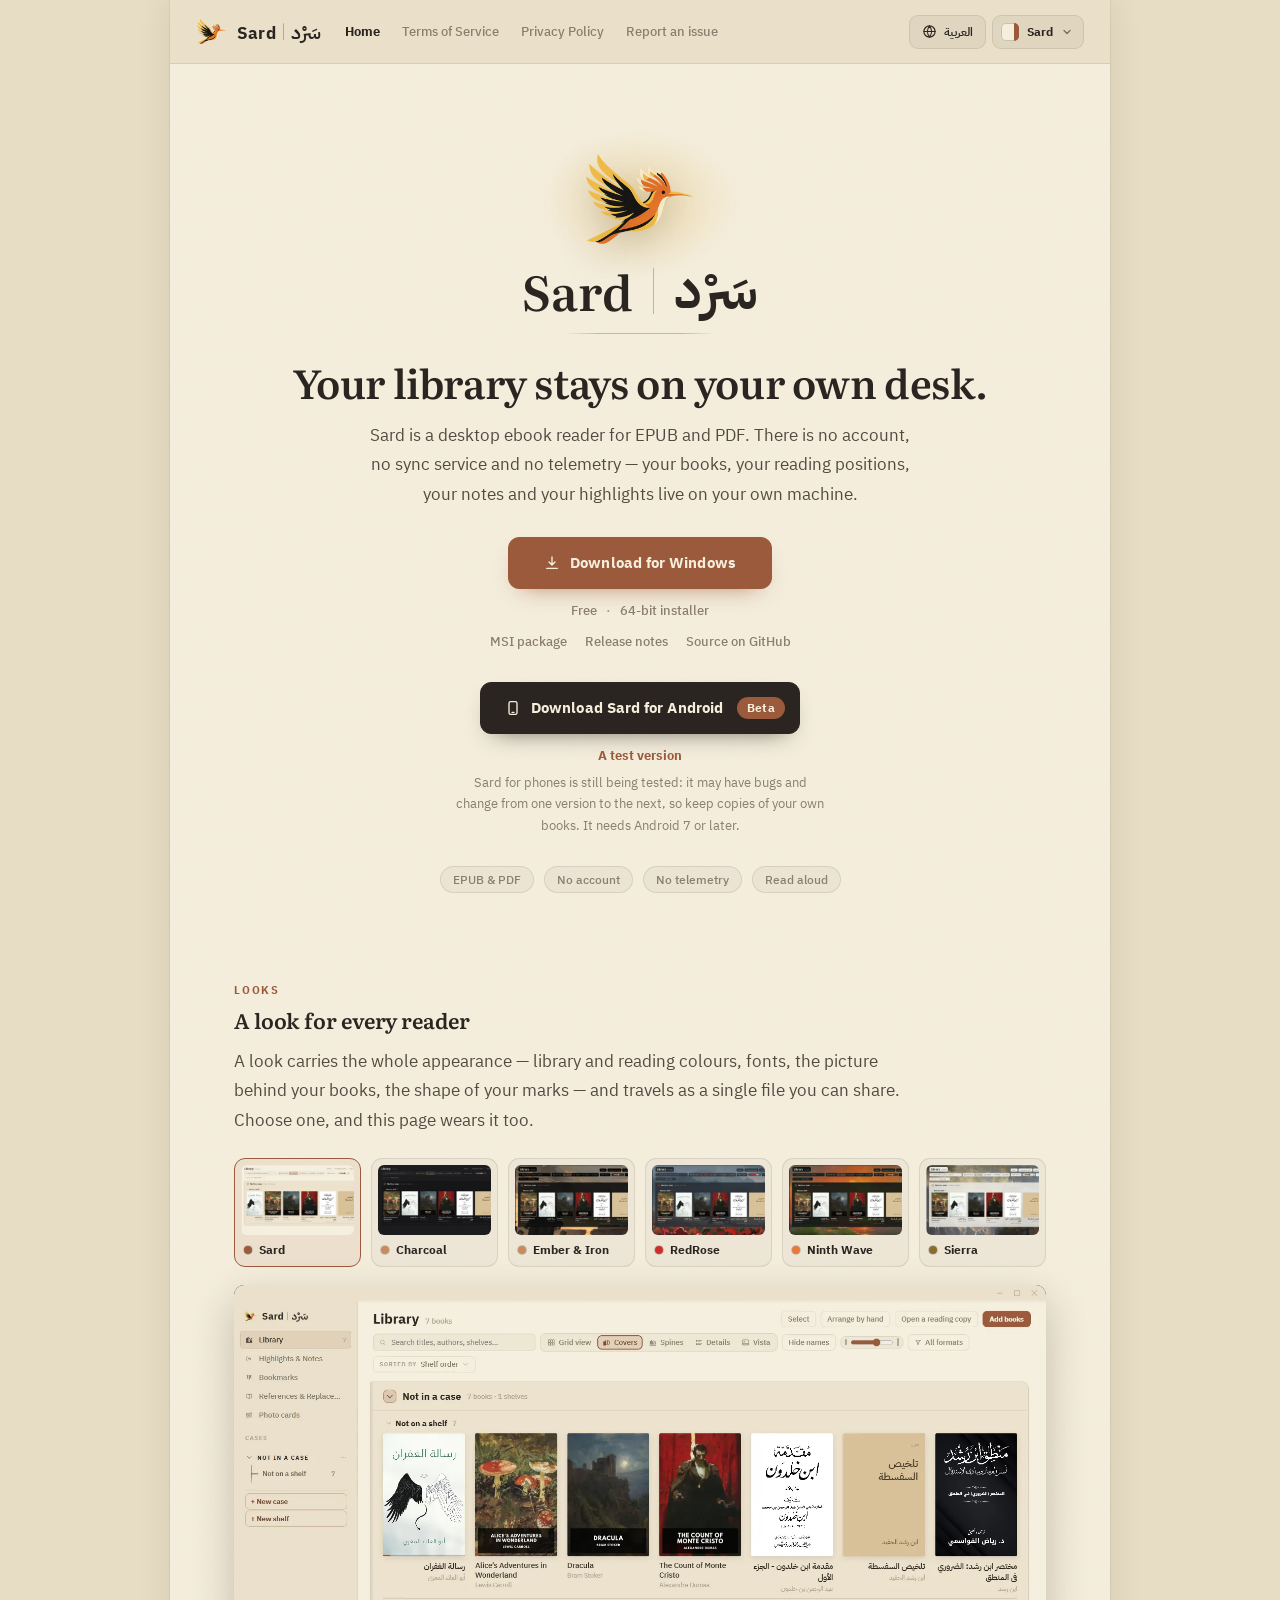
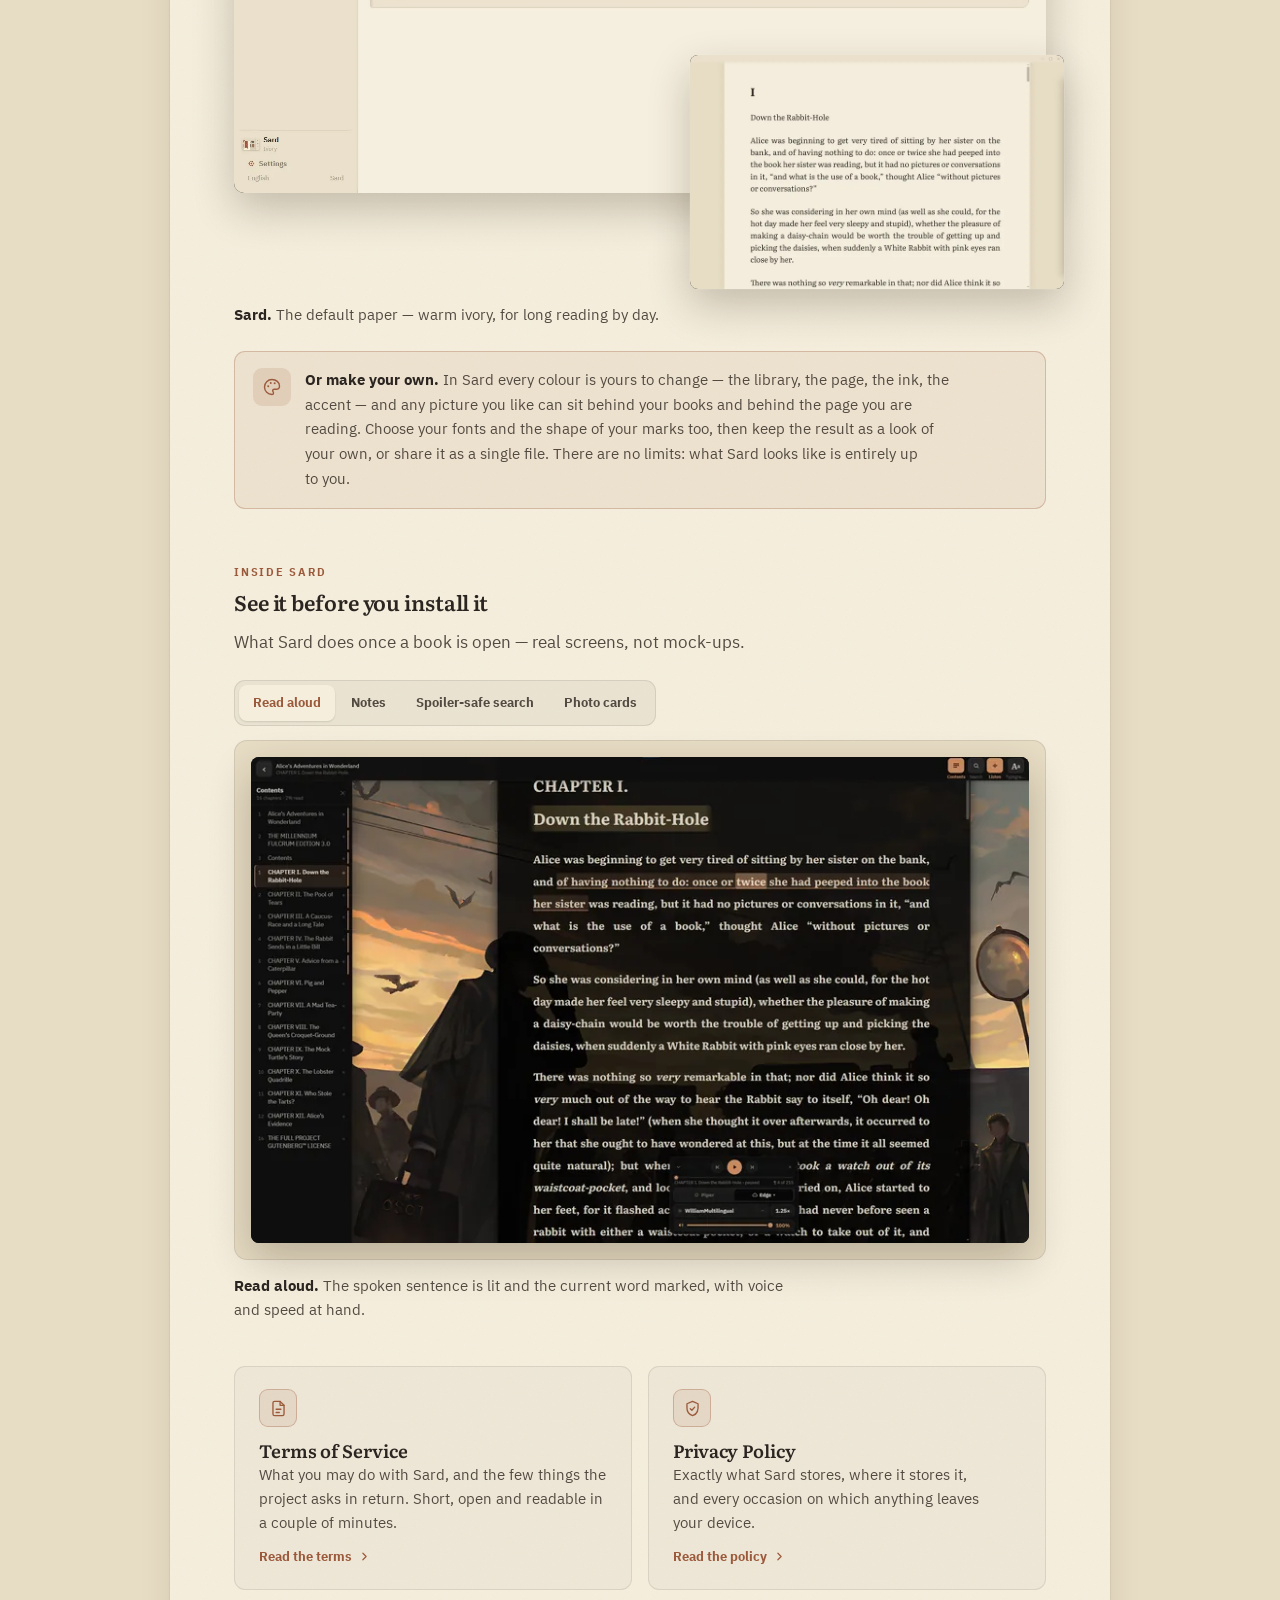
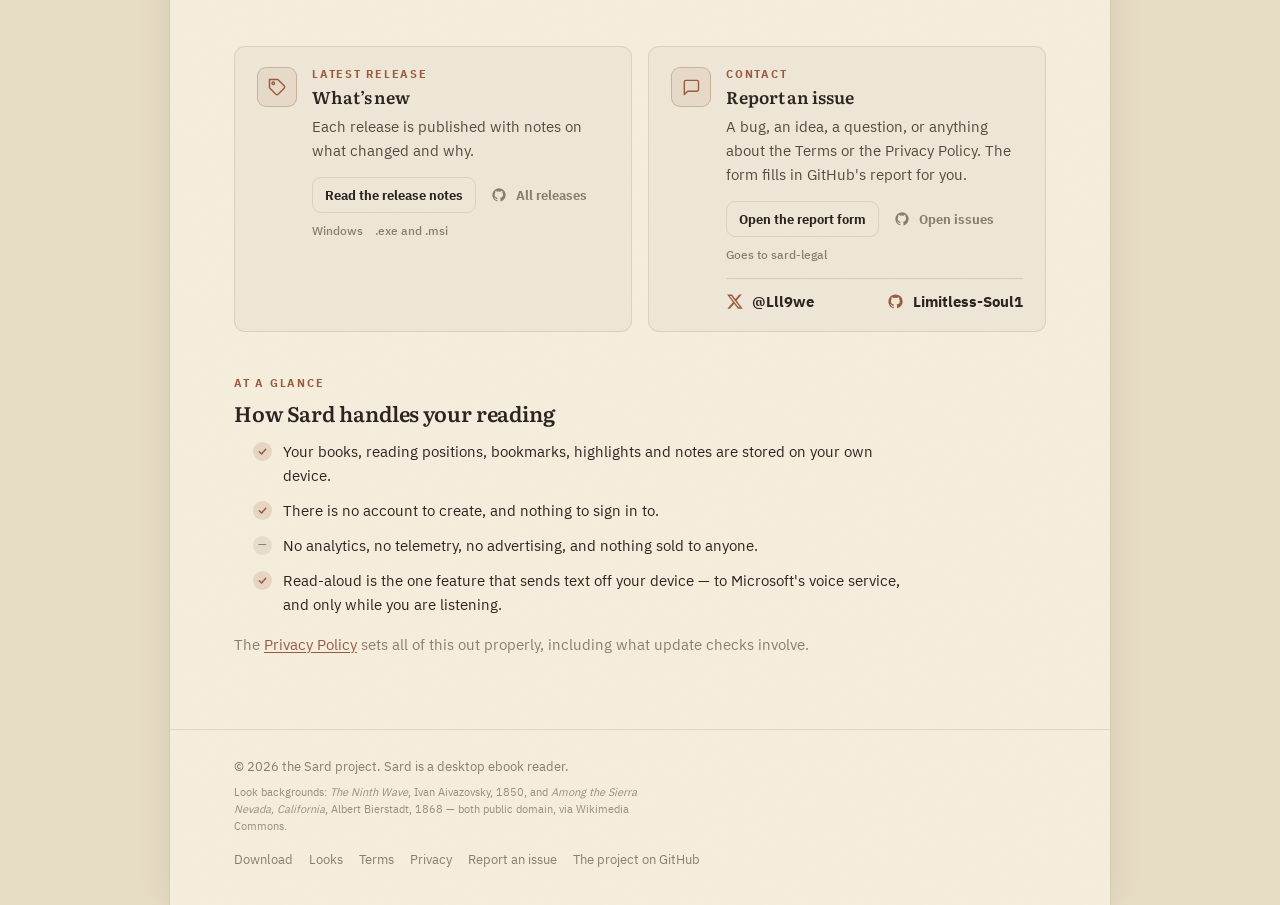
<file: index.html>
<!doctype html>
<html lang="en" dir="ltr" data-lang="en"
      data-title-en="Sard — Ebook reader for EPUB &amp; PDF"
      data-title-ar="سَرْد — قارئ كتب EPUB وPDF">
<head>
<meta charset="utf-8">
<meta name="viewport" content="width=device-width, initial-scale=1">
<title>Sard — Ebook reader for EPUB &amp; PDF</title>
<meta name="color-scheme" content="light dark">
<meta name="description" content="Sard is a free desktop ebook reader for EPUB and PDF. No account, no telemetry — your library stays on your own machine. Download the latest release for Windows.">
<meta property="og:type" content="website">
<meta property="og:title" content="Sard — Ebook reader for EPUB &amp; PDF">
<meta property="og:description" content="A free desktop ebook reader for EPUB and PDF. No account, no telemetry.">
<meta property="og:image" content="assets/sard-bird.png">
<link rel="icon" href="assets/favicon.png" type="image/png">
<link rel="preconnect" href="https://api.github.com" crossorigin>
<link rel="preload" href="assets/fonts/plex-400.woff2" as="font" type="font/woff2" crossorigin>
<link rel="preload" href="assets/fonts/literata-var.woff2" as="font" type="font/woff2" crossorigin>
<link rel="stylesheet" href="assets/sard.css">
<script src="assets/sard.js"></script>
</head>
<body>
<div class="desk">
<div class="sheet">
  <div class="grain" aria-hidden="true"></div>

  <header class="chrome">
    <a class="brand" href="./" aria-label="Sard">
      <img src="assets/sard-bird.png" alt="" aria-hidden="true">
      <span class="wordmark"><b>Sard</b><i aria-hidden="true"></i><em lang="ar">سَرْد</em></span>
    </a>
    <nav class="nav" aria-label="Documents">
      <a href="./" aria-current="page"><span class="lang-en">Home</span><span class="lang-ar">الرئيسية</span></a>
      <a href="terms.html"><span class="lang-en">Terms of Service</span><span class="lang-ar">شروط الاستخدام</span></a>
      <a href="privacy.html"><span class="lang-en">Privacy Policy</span><span class="lang-ar">سياسة الخصوصية</span></a>
      <a href="report.html"><span class="lang-en">Report an issue</span><span class="lang-ar">الإبلاغ عن مشكلة</span></a>
    </nav>
    <div class="chrome-tools">
      <button class="tool" id="langToggle" type="button">
        <svg width="16" height="16" viewBox="0 0 24 24" fill="none" stroke="currentColor" stroke-width="1.8" stroke-linecap="round" stroke-linejoin="round" aria-hidden="true">
          <circle cx="12" cy="12" r="9"></circle><path d="M3 12h18M12 3a15 15 0 0 1 0 18a15 15 0 0 1 0-18"></path>
        </svg>
        <span class="lang-en" lang="ar">العربية</span><span class="lang-ar" lang="en">English</span>
      </button>
      <div id="themeControl" hidden></div>
    </div>
  </header>

  <main>
    <section class="mast">
      <div class="mast-hero">
        <div class="mast-halo" aria-hidden="true"></div>
        <img class="mast-bird" src="assets/sard-bird.png" alt="" aria-hidden="true">
      </div>
      <div class="lockup">
        <span class="lockup-latin">Sard</span>
        <span class="lockup-bar" aria-hidden="true"></span>
        <span class="lockup-ar" lang="ar">سَرْد</span>
      </div>
      <div class="mast-rule" aria-hidden="true"></div>

      <div class="lang-en">
        <h1>Your library stays on your own desk.</h1>
        <p class="lede">Sard is a desktop ebook reader for EPUB and PDF. There is no account, no sync
          service and no telemetry — your books, your reading positions, your notes and your
          highlights live on your own machine.</p>
      </div>
      <div class="lang-ar" lang="ar" dir="rtl">
        <h1><span class="ar-type" data-swash="1 4" data-break="3"><span class="vh">مكتبتك تبقى معك، على جهازك.</span><svg class="ar-display ar-wide" width="369" height="40" viewBox="-35 -1000 13091 1420" style="--a:9.219" aria-hidden="true" focusable="false"><path fill="currentColor" d="M1436 -752H1419V-750L1418 -752L1343 -653L1372 -186C1209 -149 1043 -127 820 -127C571 -127 285 -154 34 -306L25 -291L170 -89C347 -8 543 30 788 30C1032 30 1249 -7 1360 -48C1407 -156 1450 -291 1450 -414V-518L1483 -559ZM889 -577 882 -587H864C787 -587 755 -547 740 -500C722 -446 738 -415 797 -401L867 -383C813 -362 760 -348 672 -335V-313C703 -293 745 -289 773 -289C837 -289 878 -337 887 -399L890 -417C895 -448 869 -459 836 -467C801 -476 756 -481 758 -496C759 -512 813 -518 845 -518H871Z M1594 -282C1645 -225 1708 -157 1739 -96C1700 21 1567 95 1390 120V137L1594 230C1688 123 1759 -28 1759 -165C1759 -179 1758 -194 1756 -208L1784 -272L1670 -422H1653ZM1747 -597C1748 -598 1748 -611 1747 -612L1660 -699L1572 -611V-598L1660 -510Z M2018 0C2050 0 2067 -17 2067 -49V-164C1987 -164 1958 -172 1958 -221V-751H1940L1851 -626L1875 -221C1885 -68 1927 0 2018 0Z M2063 -164C2034 -164 2019 -149 2019 -120V0C2047 0 2075 -3 2101 -8C2115 102 2170 190 2284 190C2392 190 2445 106 2436 -1C2439 0 2442 0 2445 0C2477 0 2494 -17 2494 -49V-164C2455 -164 2397 -167 2350 -172C2380 -219 2396 -271 2396 -322C2396 -427 2350 -465 2232 -505L2210 -494L2107 -171C2106 -169 2106 -167 2106 -165C2094 -164 2083 -164 2071 -164ZM2130 -169 2192 -356C2244 -342 2375 -297 2375 -266C2375 -244 2279 -180 2129 -167C2130 -167 2130 -168 2130 -169ZM2259 -75C2373 -44 2408 -15 2425 18C2413 25 2361 39 2306 39C2239 39 2180 17 2147 -19C2189 -32 2226 -52 2259 -75Z M2585 -299C2688 -299 2767 -227 2882 -191C2800 -169 2697 -164 2530 -164H2495C2463 -164 2446 -147 2446 -115V0C2543 0 2617 -24 2718 -107C2736 -122 2798 -171 2920 -171H3037L3077 -278L3072 -290H3027C2857 -290 2763 -449 2643 -449C2600 -449 2566 -428 2532 -398L2492 -298L2501 -288C2530 -293 2560 -299 2585 -299ZM2861 180C2862 179 2862 166 2861 165L2774 78L2686 166V179L2774 267Z M3673 -132 3681 -117 3988 -55C3886 -7 3734 54 3602 54C3487 54 3380 12 3380 -139C3380 -191 3397 -262 3416 -319H3400C3365 -226 3344 -133 3344 -47C3344 134 3439 216 3592 216C3722 216 3866 156 3973 45L4000 -46C4036 -166 3977 -198 3773 -236L3704 -250Z M3704 -249 3729 -162C3762 -157 3792 -155 3820 -155C3886 -155 3939 -167 3993 -182L4066 -279L4069 -221C4079 -68 4121 0 4212 0C4244 0 4261 -17 4261 -49V-164C4181 -164 4152 -172 4152 -221V-751H4134L4045 -626L4046 -618L4045 -625L4063 -295C4005 -261 3904 -248 3704 -249Z M4261 -164C4230 -164 4212 -153 4212 -120V0C4362 0 4572 -30 4698 -79L4759 -193L4751 -208C4656 -189 4580 -182 4520 -182C4342 -182 4302 -247 4302 -272C4302 -302 4357 -343 4461 -343C4545 -343 4609 -317 4646 -289L4658 -296C4649 -352 4622 -494 4486 -494C4357 -494 4288 -367 4288 -265C4288 -224 4298 -191 4316 -164C4298 -164 4280 -164 4261 -164Z M5170 -294 5147 -309C5095 -230 5068 -152 5068 -95C5068 -22 5114 19 5167 19C5216 19 5253 -16 5253 -71C5253 -120 5222 -153 5178 -153C5162 -153 5144 -149 5126 -142C5127 -180 5141 -232 5170 -294Z M6141 0C6173 0 6190 -17 6190 -49V-164C6110 -164 6081 -172 6081 -221V-751H6063L5974 -626L5998 -221C5999 -208 6000 -196 6001 -184C5919 -172 5736 -147 5609 -147C5461 -147 5366 -181 5366 -315C5366 -338 5369 -368 5373 -398H5355C5335 -325 5324 -264 5324 -207C5324 -33 5428 18 5573 18C5701 18 5872 -22 5959 -44L6004 -163C6020 -50 6063 0 6141 0ZM5790 -577 5783 -587H5765C5688 -587 5656 -547 5641 -500C5623 -446 5639 -415 5698 -401L5768 -383C5714 -362 5661 -348 5573 -335V-313C5604 -293 5646 -289 5674 -289C5738 -289 5779 -337 5788 -399L5791 -417C5796 -448 5770 -459 5737 -467C5702 -476 5657 -481 5659 -496C5660 -512 5714 -518 5746 -518H5772Z M6205 -311C6236 -258 6267 -210 6302 -168C6273 -165 6239 -164 6190 -164L6142 -127V0C6188 0 6229 -9 6272 -24L6373 -95C6444 -35 6530 0 6645 0C6682 0 6693 -14 6693 -41V-164H6587C6557 -164 6531 -164 6508 -165C6582 -209 6614 -266 6614 -326C6614 -432 6524 -473 6424 -473C6366 -473 6304 -459 6260 -442L6205 -324ZM6299 -284 6277 -319C6322 -324 6381 -329 6433 -329C6512 -329 6588 -315 6588 -280C6588 -245 6463 -201 6398 -183C6359 -199 6332 -229 6299 -284Z M6760 -168H6759C6743 -165 6724 -164 6693 -164C6661 -164 6645 -148 6645 -116V0C6674 0 6702 -4 6718 -12L6766 -114L6826 -82C6899 -42 6968 -19 7066 -5C7097 -54 7124 -102 7141 -152L7144 -160C7189 -293 7118 -435 7011 -435C6940 -435 6872 -373 6807 -255ZM6813 -239 6816 -242C6839 -285 6875 -311 6918 -311C6994 -311 7078 -239 7101 -149C7033 -162 6919 -193 6813 -239Z M8605 -67V-51L8627 -46V-44L8870 22C8781 55 8433 101 8204 101C7934 101 7627 37 7412 -76L7402 -63L7545 137C7777 243 8020 258 8165 258C8457 258 8753 197 8863 139L8903 -27C8913 -66 8890 -95 8850 -114V-164C8769 -164 8722 -173 8644 -193Z M9291 0C9323 0 9340 -17 9340 -49V-164C9285 -164 9237 -165 9195 -168C9239 -210 9266 -261 9266 -327C9266 -424 9208 -477 9126 -477C9002 -477 8899 -356 8899 -247C8899 -216 8907 -189 8921 -164C8901 -164 8881 -164 8861 -164C8827 -164 8811 -149 8811 -115V0C8850 0 8875 -4 8908 -13L9023 -69C9103 -23 9207 0 9291 0ZM8918 -280C8948 -309 9007 -332 9069 -332C9156 -332 9218 -287 9213 -208L9098 -179C8997 -197 8945 -229 8918 -280ZM9240 -634C9241 -634 9241 -646 9240 -647L9162 -725L9092 -655L9022 -725L8943 -646V-635L9022 -555L9092 -625L9162 -555Z M9341 -164C9309 -164 9293 -148 9293 -116V0C9343 0 9404 -13 9443 -39L9473 -152C9471 -35 9539 0 9619 0C9651 0 9668 -17 9668 -49V-164C9589 -164 9529 -188 9525 -267L9522 -332H9504L9485 -242C9479 -218 9476 -196 9474 -176C9445 -171 9387 -164 9341 -164ZM9529 180C9530 179 9530 166 9529 165L9442 78L9354 166V179L9442 267Z M9810 -456H9793L9733 -313C9777 -271 9824 -216 9845 -182C9792 -171 9727 -164 9669 -164C9637 -164 9620 -147 9620 -115V0C9683 0 9755 -18 9811 -49L9854 -164C9868 -203 9875 -241 9874 -279L9896 -330L9814 -451C9813 -452 9812 -454 9810 -456ZM9902 -603C9903 -603 9903 -615 9902 -616L9824 -694L9754 -624L9684 -694L9605 -615V-604L9684 -524L9754 -594L9824 -524Z M11023 0C11055 0 11072 -17 11072 -49V-164C10992 -164 10963 -172 10963 -221V-751H10945L10856 -626L10880 -221C10881 -208 10882 -196 10883 -184C10801 -172 10618 -147 10491 -147C10343 -147 10248 -181 10248 -315C10248 -338 10251 -368 10255 -398H10237C10217 -325 10206 -264 10206 -207C10206 -33 10310 18 10455 18C10583 18 10754 -22 10841 -44L10886 -163C10902 -50 10945 0 11023 0ZM10672 -577 10665 -587H10647C10570 -587 10538 -547 10523 -500C10505 -446 10521 -415 10580 -401L10650 -383C10596 -362 10543 -348 10455 -335V-313C10486 -293 10528 -289 10556 -289C10620 -289 10661 -337 10670 -399L10673 -417C10678 -448 10652 -459 10619 -467C10584 -476 10539 -481 10541 -496C10542 -512 10596 -518 10628 -518H10654Z M11072 -164C11040 -164 11024 -148 11024 -116V0C11106 0 11163 -87 11204 -156L11211 -166C11251 -71 11303 0 11381 0C11413 0 11430 -17 11430 -49V-164C11358 -164 11311 -198 11280 -260H11265C11199 -175 11161 -164 11072 -164ZM11386 -475C11387 -475 11387 -487 11386 -488L11308 -566L11238 -495L11167 -566L11088 -487V-476L11167 -396L11238 -467L11308 -396Z M11431 -164C11399 -164 11382 -147 11382 -115V0C11419 0 11474 -13 11491 -27L11534 -142C11553 -38 11599 0 11676 0C11709 0 11725 -16 11725 -49V-164C11633 -164 11612 -181 11612 -228V-400H11594L11520 -304L11526 -208C11527 -194 11529 -181 11530 -169C11499 -165 11467 -164 11431 -164ZM11613 180C11614 179 11614 166 11613 165L11526 78L11438 166V179L11526 267Z M11725 -164C11693 -164 11677 -148 11677 -116V0C11727 0 11788 -13 11827 -39L11857 -152C11855 -35 11923 0 12003 0C12035 0 12052 -17 12052 -49V-164C11973 -164 11913 -188 11909 -267L11906 -332H11888L11869 -242C11863 -218 11860 -196 11858 -176C11829 -171 11771 -164 11725 -164ZM12011 -490C12012 -490 12012 -502 12011 -503L11933 -581L11863 -510L11792 -581L11713 -502V-491L11792 -411L11863 -482L11933 -411Z M12053 -164C12020 -164 12004 -148 12004 -115V0H12032C12106 0 12178 -17 12218 -47L12276 -178L12298 -154C12372 -71 12403 -1 12482 0C12515 0 12531 -16 12531 -49V-164C12446 -164 12420 -170 12369 -227L12095 -532L12519 -636L12581 -768L12570 -782L12136 -661L12039 -440L12267 -188C12213 -173 12160 -164 12067 -164Z M12598 -168H12597C12581 -165 12562 -164 12531 -164C12499 -164 12483 -148 12483 -116V0C12512 0 12540 -4 12556 -12L12604 -114L12664 -82C12737 -42 12806 -19 12904 -5C12935 -54 12962 -102 12979 -152L12982 -160C13027 -293 12956 -435 12849 -435C12778 -435 12710 -373 12645 -255ZM12651 -239 12654 -242C12677 -285 12713 -311 12756 -311C12832 -311 12916 -239 12939 -149C12871 -162 12757 -193 12651 -239Z"></path></svg><span class="ar-narrow"><svg class="ar-display" width="227" height="40" viewBox="-25 -1000 8048 1420" style="--a:5.6676" aria-hidden="true" focusable="false"><path fill="currentColor" d="M137 -294 114 -309C62 -230 35 -152 35 -95C35 -22 81 19 134 19C183 19 220 -16 220 -71C220 -120 189 -153 145 -153C129 -153 111 -149 93 -142C94 -180 108 -232 137 -294Z M1108 0C1140 0 1157 -17 1157 -49V-164C1077 -164 1048 -172 1048 -221V-751H1030L941 -626L965 -221C966 -208 967 -196 968 -184C886 -172 703 -147 576 -147C428 -147 333 -181 333 -315C333 -338 336 -368 340 -398H322C302 -325 291 -264 291 -207C291 -33 395 18 540 18C668 18 839 -22 926 -44L971 -163C987 -50 1030 0 1108 0ZM757 -577 750 -587H732C655 -587 623 -547 608 -500C590 -446 606 -415 665 -401L735 -383C681 -362 628 -348 540 -335V-313C571 -293 613 -289 641 -289C705 -289 746 -337 755 -399L758 -417C763 -448 737 -459 704 -467C669 -476 624 -481 626 -496C627 -512 681 -518 713 -518H739Z M1172 -311C1203 -258 1234 -210 1269 -168C1240 -165 1206 -164 1157 -164L1109 -127V0C1155 0 1196 -9 1239 -24L1340 -95C1411 -35 1497 0 1612 0C1649 0 1660 -14 1660 -41V-164H1554C1524 -164 1498 -164 1475 -165C1549 -209 1581 -266 1581 -326C1581 -432 1491 -473 1391 -473C1333 -473 1271 -459 1227 -442L1172 -324ZM1266 -284 1244 -319C1289 -324 1348 -329 1400 -329C1479 -329 1555 -315 1555 -280C1555 -245 1430 -201 1365 -183C1326 -199 1299 -229 1266 -284Z M1727 -168H1726C1710 -165 1691 -164 1660 -164C1628 -164 1612 -148 1612 -116V0C1641 0 1669 -4 1685 -12L1733 -114L1793 -82C1866 -42 1935 -19 2033 -5C2064 -54 2091 -102 2108 -152L2111 -160C2156 -293 2085 -435 1978 -435C1907 -435 1839 -373 1774 -255ZM1780 -239 1783 -242C1806 -285 1842 -311 1885 -311C1961 -311 2045 -239 2068 -149C2000 -162 1886 -193 1780 -239Z M3572 -67V-51L3594 -46V-44L3837 22C3748 55 3400 101 3171 101C2901 101 2594 37 2379 -76L2369 -63L2512 137C2744 243 2987 258 3132 258C3424 258 3720 197 3830 139L3870 -27C3880 -66 3857 -95 3817 -114V-164C3736 -164 3689 -173 3611 -193Z M4258 0C4290 0 4307 -17 4307 -49V-164C4252 -164 4204 -165 4162 -168C4206 -210 4233 -261 4233 -327C4233 -424 4175 -477 4093 -477C3969 -477 3866 -356 3866 -247C3866 -216 3874 -189 3888 -164C3868 -164 3848 -164 3828 -164C3794 -164 3778 -149 3778 -115V0C3817 0 3842 -4 3875 -13L3990 -69C4070 -23 4174 0 4258 0ZM3885 -280C3915 -309 3974 -332 4036 -332C4123 -332 4185 -287 4180 -208L4065 -179C3964 -197 3912 -229 3885 -280ZM4207 -634C4208 -634 4208 -646 4207 -647L4129 -725L4059 -655L3989 -725L3910 -646V-635L3989 -555L4059 -625L4129 -555Z M4308 -164C4276 -164 4260 -148 4260 -116V0C4310 0 4371 -13 4410 -39L4440 -152C4438 -35 4506 0 4586 0C4618 0 4635 -17 4635 -49V-164C4556 -164 4496 -188 4492 -267L4489 -332H4471L4452 -242C4446 -218 4443 -196 4441 -176C4412 -171 4354 -164 4308 -164ZM4496 180C4497 179 4497 166 4496 165L4409 78L4321 166V179L4409 267Z M4777 -456H4760L4700 -313C4744 -271 4791 -216 4812 -182C4759 -171 4694 -164 4636 -164C4604 -164 4587 -147 4587 -115V0C4650 0 4722 -18 4778 -49L4821 -164C4835 -203 4842 -241 4841 -279L4863 -330L4781 -451C4780 -452 4779 -454 4777 -456ZM4869 -603C4870 -603 4870 -615 4869 -616L4791 -694L4721 -624L4651 -694L4572 -615V-604L4651 -524L4721 -594L4791 -524Z M5990 0C6022 0 6039 -17 6039 -49V-164C5959 -164 5930 -172 5930 -221V-751H5912L5823 -626L5847 -221C5848 -208 5849 -196 5850 -184C5768 -172 5585 -147 5458 -147C5310 -147 5215 -181 5215 -315C5215 -338 5218 -368 5222 -398H5204C5184 -325 5173 -264 5173 -207C5173 -33 5277 18 5422 18C5550 18 5721 -22 5808 -44L5853 -163C5869 -50 5912 0 5990 0ZM5639 -577 5632 -587H5614C5537 -587 5505 -547 5490 -500C5472 -446 5488 -415 5547 -401L5617 -383C5563 -362 5510 -348 5422 -335V-313C5453 -293 5495 -289 5523 -289C5587 -289 5628 -337 5637 -399L5640 -417C5645 -448 5619 -459 5586 -467C5551 -476 5506 -481 5508 -496C5509 -512 5563 -518 5595 -518H5621Z M6039 -164C6007 -164 5991 -148 5991 -116V0C6073 0 6130 -87 6171 -156L6178 -166C6218 -71 6270 0 6348 0C6380 0 6397 -17 6397 -49V-164C6325 -164 6278 -198 6247 -260H6232C6166 -175 6128 -164 6039 -164ZM6353 -475C6354 -475 6354 -487 6353 -488L6275 -566L6205 -495L6134 -566L6055 -487V-476L6134 -396L6205 -467L6275 -396Z M6398 -164C6366 -164 6349 -147 6349 -115V0C6386 0 6441 -13 6458 -27L6501 -142C6520 -38 6566 0 6643 0C6676 0 6692 -16 6692 -49V-164C6600 -164 6579 -181 6579 -228V-400H6561L6487 -304L6493 -208C6494 -194 6496 -181 6497 -169C6466 -165 6434 -164 6398 -164ZM6580 180C6581 179 6581 166 6580 165L6493 78L6405 166V179L6493 267Z M6692 -164C6660 -164 6644 -148 6644 -116V0C6694 0 6755 -13 6794 -39L6824 -152C6822 -35 6890 0 6970 0C7002 0 7019 -17 7019 -49V-164C6940 -164 6880 -188 6876 -267L6873 -332H6855L6836 -242C6830 -218 6827 -196 6825 -176C6796 -171 6738 -164 6692 -164ZM6978 -490C6979 -490 6979 -502 6978 -503L6900 -581L6830 -510L6759 -581L6680 -502V-491L6759 -411L6830 -482L6900 -411Z M7020 -164C6987 -164 6971 -148 6971 -115V0H6999C7073 0 7145 -17 7185 -47L7243 -178L7265 -154C7339 -71 7370 -1 7449 0C7482 0 7498 -16 7498 -49V-164C7413 -164 7387 -170 7336 -227L7062 -532L7486 -636L7548 -768L7537 -782L7103 -661L7006 -440L7234 -188C7180 -173 7127 -164 7034 -164Z M7565 -168H7564C7548 -165 7529 -164 7498 -164C7466 -164 7450 -148 7450 -116V0C7479 0 7507 -4 7523 -12L7571 -114L7631 -82C7704 -42 7773 -19 7871 -5C7902 -54 7929 -102 7946 -152L7949 -160C7994 -293 7923 -435 7816 -435C7745 -435 7677 -373 7612 -255ZM7618 -239 7621 -242C7644 -285 7680 -311 7723 -311C7799 -311 7883 -239 7906 -149C7838 -162 7724 -193 7618 -239Z"></path></svg><svg class="ar-display" width="137" height="40" viewBox="-35 -1000 4854 1420" style="--a:3.4183" aria-hidden="true" focusable="false"><path fill="currentColor" d="M1436 -752H1419V-750L1418 -752L1343 -653L1372 -186C1209 -149 1043 -127 820 -127C571 -127 285 -154 34 -306L25 -291L170 -89C347 -8 543 30 788 30C1032 30 1249 -7 1360 -48C1407 -156 1450 -291 1450 -414V-518L1483 -559ZM889 -577 882 -587H864C787 -587 755 -547 740 -500C722 -446 738 -415 797 -401L867 -383C813 -362 760 -348 672 -335V-313C703 -293 745 -289 773 -289C837 -289 878 -337 887 -399L890 -417C895 -448 869 -459 836 -467C801 -476 756 -481 758 -496C759 -512 813 -518 845 -518H871Z M1594 -282C1645 -225 1708 -157 1739 -96C1700 21 1567 95 1390 120V137L1594 230C1688 123 1759 -28 1759 -165C1759 -179 1758 -194 1756 -208L1784 -272L1670 -422H1653ZM1747 -597C1748 -598 1748 -611 1747 -612L1660 -699L1572 -611V-598L1660 -510Z M2018 0C2050 0 2067 -17 2067 -49V-164C1987 -164 1958 -172 1958 -221V-751H1940L1851 -626L1875 -221C1885 -68 1927 0 2018 0Z M2063 -164C2034 -164 2019 -149 2019 -120V0C2047 0 2075 -3 2101 -8C2115 102 2170 190 2284 190C2392 190 2445 106 2436 -1C2439 0 2442 0 2445 0C2477 0 2494 -17 2494 -49V-164C2455 -164 2397 -167 2350 -172C2380 -219 2396 -271 2396 -322C2396 -427 2350 -465 2232 -505L2210 -494L2107 -171C2106 -169 2106 -167 2106 -165C2094 -164 2083 -164 2071 -164ZM2130 -169 2192 -356C2244 -342 2375 -297 2375 -266C2375 -244 2279 -180 2129 -167C2130 -167 2130 -168 2130 -169ZM2259 -75C2373 -44 2408 -15 2425 18C2413 25 2361 39 2306 39C2239 39 2180 17 2147 -19C2189 -32 2226 -52 2259 -75Z M2585 -299C2688 -299 2767 -227 2882 -191C2800 -169 2697 -164 2530 -164H2495C2463 -164 2446 -147 2446 -115V0C2543 0 2617 -24 2718 -107C2736 -122 2798 -171 2920 -171H3037L3077 -278L3072 -290H3027C2857 -290 2763 -449 2643 -449C2600 -449 2566 -428 2532 -398L2492 -298L2501 -288C2530 -293 2560 -299 2585 -299ZM2861 180C2862 179 2862 166 2861 165L2774 78L2686 166V179L2774 267Z M3673 -132 3681 -117 3988 -55C3886 -7 3734 54 3602 54C3487 54 3380 12 3380 -139C3380 -191 3397 -262 3416 -319H3400C3365 -226 3344 -133 3344 -47C3344 134 3439 216 3592 216C3722 216 3866 156 3973 45L4000 -46C4036 -166 3977 -198 3773 -236L3704 -250Z M3704 -249 3729 -162C3762 -157 3792 -155 3820 -155C3886 -155 3939 -167 3993 -182L4066 -279L4069 -221C4079 -68 4121 0 4212 0C4244 0 4261 -17 4261 -49V-164C4181 -164 4152 -172 4152 -221V-751H4134L4045 -626L4046 -618L4045 -625L4063 -295C4005 -261 3904 -248 3704 -249Z M4261 -164C4230 -164 4212 -153 4212 -120V0C4362 0 4572 -30 4698 -79L4759 -193L4751 -208C4656 -189 4580 -182 4520 -182C4342 -182 4302 -247 4302 -272C4302 -302 4357 -343 4461 -343C4545 -343 4609 -317 4646 -289L4658 -296C4649 -352 4622 -494 4486 -494C4357 -494 4288 -367 4288 -265C4288 -224 4298 -191 4316 -164C4298 -164 4280 -164 4261 -164Z"></path></svg></span></span><!--/ar--></h1>
        <p class="lede">سَرْد قارئ كتب إلكترونية لسطح المكتب، يفتح ملفّات EPUB وPDF. دون تسجيلٍ ولا مزامنةٍ ولا تتبُّع؛
          فكتبك ومواضع قراءتك وملاحظاتك وتظليلاتك لا تغادر جهازك.</p>
      </div>

      <!-- The download. Without script, or when GitHub's API cannot be reached, the
           button opens the latest release page, which always works. With it, the
           script swaps in the newest installer itself, so one click downloads it.
           Under it, as clear but plainly marked as a test version, the Android beta:
           the beta's releases page, or with script its newest APK itself. -->
      <div class="get" id="get-sard">
        <div class="lang-en">
          <a class="btn btn-primary btn-download" data-download href="https://github.com/Limitless-Soul1/Sard/releases/latest">
            <svg class="dl-get" width="18" height="18" viewBox="0 0 24 24" fill="none" stroke="currentColor" stroke-width="2" stroke-linecap="round" stroke-linejoin="round" aria-hidden="true"><g class="dl-arrow"><path d="M12 3v12m0 0l-4.5-4.5M12 15l4.5-4.5"></path></g><path d="M4 20h16"></path></svg>
            <svg class="dl-done" width="18" height="18" viewBox="0 0 24 24" fill="none" stroke="currentColor" stroke-width="2.4" stroke-linecap="round" stroke-linejoin="round" aria-hidden="true"><path d="M5 12.5l5 5L19 7"></path></svg>
            <span>Download for Windows</span>
          </a>
          <p class="get-meta">
            <span>Free</span>
            <span>64-bit installer</span>
            <span data-release-show hidden>Version <b data-release="version"></b></span>
            <span data-release-show hidden data-release="size"></span>
          </p>
          <p class="get-note" data-download-note aria-live="polite"></p>
          <p class="get-alt">
            <a data-download-msi href="https://github.com/Limitless-Soul1/Sard/releases/latest">MSI package</a>
            <a data-release-notes href="https://github.com/Limitless-Soul1/Sard/releases/latest">Release notes</a>
            <a href="https://github.com/Limitless-Soul1/Sard">Source on GitHub</a>
          </p>
          <div class="get-beta">
            <a class="btn btn-beta" data-beta-download href="https://github.com/Limitless-Soul1/sard-mobile-beta/releases">
              <svg width="18" height="18" viewBox="0 0 24 24" fill="none" stroke="currentColor" stroke-width="2" stroke-linecap="round" stroke-linejoin="round" aria-hidden="true"><rect x="6" y="2.5" width="12" height="19" rx="2.5"></rect><path d="M10.5 18.5h3"></path></svg>
              <span>Download Sard for Android</span>
              <span class="beta-pill">Beta</span>
            </a>
            <p class="get-meta">
              <span class="beta-tag">A test version</span>
              <span data-beta-show hidden>Version <b data-beta="version"></b></span>
              <span data-beta-show hidden data-beta="size"></span>
            </p>
            <p class="get-note" data-beta-note aria-live="polite"></p>
            <p class="get-beta-why">Sard for phones is still being tested: it may have bugs and change from one version to the next, so keep copies of your own books. It needs Android 7 or later.</p>
          </div>
        </div>
        <div class="lang-ar" lang="ar" dir="rtl">
          <a class="btn btn-primary btn-download" data-download href="https://github.com/Limitless-Soul1/Sard/releases/latest">
            <svg class="dl-get" width="18" height="18" viewBox="0 0 24 24" fill="none" stroke="currentColor" stroke-width="2" stroke-linecap="round" stroke-linejoin="round" aria-hidden="true"><g class="dl-arrow"><path d="M12 3v12m0 0l-4.5-4.5M12 15l4.5-4.5"></path></g><path d="M4 20h16"></path></svg>
            <svg class="dl-done" width="18" height="18" viewBox="0 0 24 24" fill="none" stroke="currentColor" stroke-width="2.4" stroke-linecap="round" stroke-linejoin="round" aria-hidden="true"><path d="M5 12.5l5 5L19 7"></path></svg>
            <span>تنزيل لنظام ويندوز</span>
          </a>
          <p class="get-meta">
            <span>مجّاني</span>
            <span>مثبّت 64 بت</span>
            <span data-release-show hidden>الإصدار <b data-release="version" dir="ltr"></b></span>
            <span data-release-show hidden data-release="size"></span>
          </p>
          <p class="get-note" data-download-note aria-live="polite"></p>
          <p class="get-alt">
            <a data-download-msi href="https://github.com/Limitless-Soul1/Sard/releases/latest">حزمة MSI</a>
            <a data-release-notes href="https://github.com/Limitless-Soul1/Sard/releases/latest">ملاحظات الإصدار</a>
            <a href="https://github.com/Limitless-Soul1/Sard">الشفرة المصدرية على GitHub</a>
          </p>
          <div class="get-beta">
            <a class="btn btn-beta" data-beta-download href="https://github.com/Limitless-Soul1/sard-mobile-beta/releases">
              <svg width="18" height="18" viewBox="0 0 24 24" fill="none" stroke="currentColor" stroke-width="2" stroke-linecap="round" stroke-linejoin="round" aria-hidden="true"><rect x="6" y="2.5" width="12" height="19" rx="2.5"></rect><path d="M10.5 18.5h3"></path></svg>
              <span>تنزيل سَرْد لأندرويد</span>
              <span class="beta-pill">تجريبية</span>
            </a>
            <p class="get-meta">
              <span class="beta-tag">نسخة تجريبية للاختبار</span>
              <span data-beta-show hidden>الإصدار <b data-beta="version" dir="ltr"></b></span>
              <span data-beta-show hidden data-beta="size"></span>
            </p>
            <p class="get-note" data-beta-note aria-live="polite"></p>
            <p class="get-beta-why">سَرْد للجوال ما زال في مرحلة الاختبار: قد تظهر فيه أخطاء أو يتغيّر سلوكه بين نسخة وأخرى، فاحتفظ بنسخ من كتبك. يعمل على أندرويد 7 أو أحدث.</p>
          </div>
        </div>
      </div>

      <div class="mast-meta">
        <span class="lang-en">EPUB &amp; PDF</span><span class="lang-ar" lang="ar">EPUB وPDF</span>
        <span class="lang-en">No account</span><span class="lang-ar" lang="ar">دون تسجيل</span>
        <span class="lang-en">No telemetry</span><span class="lang-ar" lang="ar">بلا تتبُّع</span>
        <span class="lang-en">Read aloud</span><span class="lang-ar" lang="ar">قراءة صوتية</span>
      </div>
    </section>

    <!-- The looks. Real screens from the application in each look, and the page itself wears the one
         chosen. Without script the default look's screens show on their own. -->
    <section class="doc doc-wide looks" id="looks">
      <div data-reveal>
        <div class="lang-en" data-r>
          <span class="eyebrow">Looks</span>
          <h2>A look for every reader</h2>
          <p class="lede">A look carries the whole appearance — library and reading colours, fonts, the
            picture behind your books, the shape of your marks — and travels as a single file you can
            share. Choose one, and this page wears it too.</p>
        </div>
        <div class="lang-ar" lang="ar" dir="rtl" data-r>
          <span class="eyebrow">الهيئات</span>
          <h2><span class="ar-type" data-swash="2"><span class="vh">هيئةٌ لكلّ قارئ</span><svg class="ar-display" width="154" height="40" viewBox="-102 -1175 6143 1595" style="--a:3.8514" aria-hidden="true" focusable="false"><path fill="currentColor" d="M1440 -382C1451 -412 1464 -449 1464 -484C1464 -547 1422 -574 1369 -574C1246 -574 1094 -428 1094 -274C1094 -200 1129 -164 1207 -146L1390 -106V-101C1221 -53 991 -26 760 -26C475 -26 239 -67 -32 -205L-42 -190L99 10C300 102 503 131 726 131C979 131 1221 86 1378 38V40V38C1378 38 1378 38 1379 38L1426 -117C1441 -166 1426 -233 1319 -258L1108 -306L1121 -321C1146 -358 1238 -434 1328 -434C1367 -434 1400 -419 1428 -382ZM143 -202 149 -192 335 -246 368 -313 360 -323 319 -314C305 -312 293 -311 282 -311C218 -311 194 -345 197 -360C200 -372 228 -384 251 -384C282 -384 300 -364 314 -343L328 -346L330 -351C353 -401 331 -455 279 -455C232 -455 200 -408 186 -376C166 -332 170 -292 201 -264C196 -259 191 -254 185 -248Z M1634 -422H1617L1558 -282C1609 -225 1672 -157 1703 -96C1664 21 1531 95 1354 120V137L1558 230C1652 123 1723 -28 1723 -165C1723 -179 1722 -194 1720 -208L1748 -272Z M1982 0C2014 0 2031 -17 2031 -49V-164C1951 -164 1922 -172 1922 -221V-751H1904L1815 -626L1839 -221C1849 -68 1891 0 1982 0Z M2032 -164C1999 -164 1982 -147 1982 -115V0H2012C2136 0 2260 -22 2350 -65L2373 -151C2454 -456 2325 -600 2211 -600C2123 -600 2039 -514 2039 -362C2039 -287 2085 -218 2176 -218C2251 -218 2320 -266 2358 -304C2369 -268 2372 -229 2368 -187C2310 -174 2192 -164 2079 -164ZM2351 -758C2352 -758 2352 -770 2351 -771L2273 -849L2203 -778L2132 -849L2053 -770V-759L2132 -679L2203 -750L2273 -679ZM2185 -345C2112 -345 2055 -363 2055 -395C2055 -428 2114 -450 2172 -450C2243 -450 2298 -416 2331 -364C2293 -354 2238 -345 2185 -345Z M3250 -995 3225 -947C3242 -928 3260 -904 3267 -885C3257 -885 3230 -886 3224 -887C3183 -889 3177 -914 3180 -957H3171C3160 -922 3140 -880 3095 -880C3066 -880 3050 -898 3058 -947H3048L3038 -912C3021 -852 3040 -815 3080 -815C3121 -815 3146 -854 3154 -888C3152 -861 3173 -825 3207 -825C3245 -825 3282 -868 3282 -919C3282 -946 3272 -976 3259 -995Z M3160 -27C3165 -37 3168 -48 3172 -58C3195 -19 3229 0 3277 0C3309 0 3326 -17 3326 -49V-164C3246 -164 3217 -172 3217 -221V-751H3199L3110 -626L3142 -40C3090 -7 2988 17 2909 17C2807 17 2728 -23 2728 -134C2728 -172 2737 -219 2746 -262H2729C2712 -207 2693 -129 2693 -48C2693 83 2742 179 2883 179C2975 179 3065 137 3109 112Z M3327 -164C3294 -164 3278 -148 3278 -115V0H3306C3380 0 3452 -17 3492 -47L3550 -177L3571 -154C3645 -73 3717 -2 3794 0C3829 2 3849 -18 3849 -55V-164C3764 -164 3693 -170 3643 -227L3380 -518L3793 -636L3856 -772L3847 -783L3404 -650L3312 -440L3540 -188C3487 -173 3433 -164 3341 -164Z M3984 -754H3967V-753V-754L3892 -656L3918 -169C3896 -166 3869 -164 3849 -164C3824 -164 3801 -141 3801 -116V0C3849 0 3895 -25 3915 -40C3951 -130 3999 -320 3999 -432V-521L4031 -561Z M4345 -940C4360 -954 4379 -965 4395 -965C4410 -965 4421 -954 4421 -925L4424 -859C4480 -862 4528 -897 4556 -948L4598 -933L4619 -986L4576 -1002C4595 -1076 4570 -1115 4538 -1115C4513 -1115 4484 -1092 4466 -1043C4450 -1000 4466 -982 4506 -967L4545 -953C4517 -918 4467 -915 4428 -918C4452 -980 4435 -1010 4409 -1010C4386 -1010 4357 -987 4342 -943ZM4563 -1007 4474 -1040C4481 -1056 4494 -1063 4509 -1063C4533 -1063 4561 -1041 4563 -1007Z M4601 -67 4647 -199C4671 -73 4698 0 4779 0C4811 0 4827 -16 4827 -48V-164C4755 -164 4727 -173 4717 -246L4671 -575H4654L4603 -457L4502 -403C4377 -339 4338 -250 4338 -175C4338 -90 4390 -39 4471 -39C4510 -39 4555 -49 4601 -67ZM4653 -689C4654 -689 4654 -701 4653 -702L4575 -780L4505 -710L4435 -780L4356 -701V-690L4435 -610L4505 -680L4575 -610ZM4500 -191C4434 -191 4387 -211 4364 -248V-249L4621 -347L4644 -217C4644 -215 4645 -212 4645 -210C4599 -198 4546 -191 4500 -191Z M4828 -164C4796 -164 4779 -147 4779 -115V0C4816 0 4871 -13 4888 -27L4931 -142C4950 -38 4996 0 5073 0C5106 0 5122 -16 5122 -49V-164C5030 -164 5009 -181 5009 -228V-400H4991L4917 -304L4923 -208C4924 -194 4926 -181 4927 -169C4896 -165 4864 -164 4828 -164ZM4820 -444 4826 -434 5012 -488 5045 -555 5037 -565 4996 -556C4982 -554 4970 -553 4959 -553C4895 -553 4871 -587 4874 -602C4877 -614 4905 -626 4928 -626C4959 -626 4977 -606 4991 -585L5005 -588L5007 -593C5030 -643 5008 -697 4956 -697C4909 -697 4877 -650 4863 -618C4843 -574 4847 -534 4878 -506C4873 -501 4868 -496 4862 -490Z M5122 -164C5090 -164 5074 -148 5074 -116V0C5124 0 5185 -13 5224 -39L5254 -152C5252 -35 5320 0 5400 0C5432 0 5449 -17 5449 -49V-164C5370 -164 5310 -188 5306 -267L5303 -332H5285L5266 -242C5260 -218 5257 -196 5255 -176C5226 -171 5168 -164 5122 -164ZM5371 171C5372 171 5372 159 5371 158L5293 80L5223 150L5153 80L5074 159V170L5153 250L5223 180L5293 250Z M5607 -513 5597 -506 5578 -401C5513 -366 5480 -295 5480 -221C5480 -200 5482 -181 5487 -165C5475 -164 5463 -164 5450 -164C5417 -164 5401 -148 5401 -115V0C5458 0 5515 -15 5568 -38L5902 30L5966 -124C6013 -234 5945 -345 5814 -425L5822 -459ZM5631 -346C5699 -346 5766 -283 5755 -222C5730 -202 5684 -187 5624 -177L5494 -244C5530 -318 5584 -346 5631 -346ZM5771 -206C5792 -240 5798 -270 5793 -296C5879 -238 5936 -168 5950 -117L5730 -152C5747 -170 5761 -188 5771 -206Z"></path></svg></span><!--/ar--></h2>
          <p class="lede">تحمل الهيئة مظهر سَرْد كلّه: ألوان المكتبة والقراءة، والخطوط، والصورة خلف كتبك،
            وشكل علاماتك، وتنتقل في ملفّ واحد تشاركه مع غيرك. اختر واحدةً، وستلبسها هذه الصفحة أيضًا.</p>
        </div>
      </div>

      <div class="looks-body" data-looks data-reveal>
        <div class="look-chips" data-look-picker hidden data-r></div>
        <div class="look-stage" data-r="settle">
          <figure class="look-frame look-lib">
            <img data-look-shot="library" src="assets/looks/sard-library-en.webp"
                 srcset="assets/looks/sard-library-en-800.webp 800w, assets/looks/sard-library-en.webp 1600w"
                 sizes="(min-width: 940px) 812px, 92vw" width="1600" height="1000" decoding="async"
                 alt="Sard's library in the Sard look">
          </figure>
          <figure class="look-frame look-read">
            <img data-look-shot="reading" src="assets/looks/sard-reading-en.webp"
                 srcset="assets/looks/sard-reading-en-800.webp 800w, assets/looks/sard-reading-en.webp 1600w"
                 sizes="(min-width: 940px) 380px, 46vw" width="1600" height="1000" loading="lazy" decoding="async"
                 alt="A page of Alice's Adventures in Wonderland in the Sard look">
          </figure>
        </div>
        <p class="look-note" data-look-note aria-live="polite"><b>Sard.</b> The default paper — warm ivory, for long reading by day.</p>

        <!-- A reader is free to make their own look; the note says so. -->
        <div class="look-own" data-r>
          <span class="look-own-ico" aria-hidden="true"><svg width="20" height="20" viewBox="0 0 24 24" fill="none" stroke="currentColor" stroke-width="1.7" stroke-linecap="round" stroke-linejoin="round"><path d="M12 3a9 9 0 1 0 0 18c1.1 0 1.8-.9 1.8-1.9 0-.5-.2-.9-.5-1.3-.3-.3-.5-.8-.5-1.3 0-1 .8-1.8 1.8-1.8H17a4 4 0 0 0 4-4C21 6.4 17 3 12 3z"></path><circle cx="7.5" cy="11" r="1.2" fill="currentColor" stroke="none"></circle><circle cx="10.5" cy="7.2" r="1.2" fill="currentColor" stroke="none"></circle><circle cx="15.2" cy="7.6" r="1.2" fill="currentColor" stroke="none"></circle></svg></span>
          <div class="lang-en">
            <p><b>Or make your own.</b> In Sard every colour is yours to change — the library, the
              page, the ink, the accent — and any picture you like can sit
              behind your books and behind the page you are reading. Choose your fonts and the shape of
              your marks too, then keep the result as a look of your own, or share it as a single file.
              There are no limits: what Sard looks like is entirely up to you.</p>
          </div>
          <div class="lang-ar" lang="ar" dir="rtl">
            <p><b>أو اصنع هيئتك بنفسك.</b> في سَرْد كلّ لونٍ لك أن تغيّره:
              المكتبة والصفحة والحبر ولون التمييز، وأيّ صورة تحبّها يمكن أن تكون خلف كتبك وخلف الصفحة التي
              تقرؤها. واختر خطوطك وشكل علاماتك أيضًا، ثمّ احفظ ذلك هيئةً لك، أو شاركها في ملفّ واحد. لا قيود
              في ذلك: مظهر سَرْد لك وحدك، وأنت حرّ فيه تمامًا.</p>
          </div>
        </div>
      </div>
    </section>

    <!-- The tour: real screens from the application. Without script the first
         one shows on its own; with it, the tabs choose between them. -->
    <section class="doc doc-wide" id="inside">
      <div data-reveal>
        <div class="lang-en" data-r>
          <span class="eyebrow">Inside Sard</span>
          <h2>See it before you install it</h2>
          <p class="lede">What Sard does once a book is open — real screens, not mock-ups.</p>
        </div>
        <div class="lang-ar" lang="ar" dir="rtl" data-r>
          <span class="eyebrow">من داخل سَرْد</span>
          <h2><span class="ar-type" data-swash="2"><span class="vh">شاهِده قبل أن تثبّته</span><svg class="ar-display" width="230" height="40" viewBox="-24 -1000 8177 1420" style="--a:5.7585" aria-hidden="true" focusable="false"><path fill="currentColor" d="M299 -67 345 -199C369 -73 396 0 477 0C509 0 525 -16 525 -48V-164C453 -164 425 -173 415 -246L369 -575H352L301 -457L200 -403C75 -339 36 -250 36 -175C36 -90 88 -39 169 -39C208 -39 253 -49 299 -67ZM198 -191C132 -191 85 -211 62 -248V-249L319 -347L342 -217C342 -215 343 -212 343 -210C297 -198 244 -191 198 -191Z M525 -164C493 -164 477 -148 477 -116V0C559 0 616 -87 657 -156L664 -166C704 -71 756 0 834 0C866 0 883 -17 883 -49V-164C811 -164 764 -198 733 -260H718C652 -175 614 -164 525 -164ZM839 -475C840 -475 840 -487 839 -488L761 -566L691 -495L620 -566L541 -487V-476L620 -396L691 -467L761 -396Z M1079 -648 1054 -600C1071 -581 1089 -557 1096 -538C1086 -538 1059 -539 1053 -540C1012 -542 1006 -567 1009 -610H1000C989 -575 969 -533 924 -533C895 -533 879 -551 887 -600H877L867 -565C850 -505 869 -468 909 -468C950 -468 975 -507 983 -541C981 -514 1002 -478 1036 -478C1074 -478 1111 -521 1111 -572C1111 -599 1101 -629 1088 -648Z M884 -164C852 -164 835 -147 835 -115V0C872 0 927 -13 944 -27L987 -142C1006 -38 1052 0 1129 0C1162 0 1178 -16 1178 -49V-164C1086 -164 1065 -181 1065 -228V-400H1047L973 -304L979 -208C980 -194 982 -181 983 -169C952 -165 920 -164 884 -164ZM1066 180C1067 179 1067 166 1066 165L979 78L891 166V179L979 267Z M1178 -164C1146 -164 1130 -148 1130 -116V0C1180 0 1241 -13 1280 -39L1310 -152C1308 -35 1376 0 1456 0C1488 0 1505 -17 1505 -49V-164C1426 -164 1366 -188 1362 -267L1359 -332H1341L1322 -242C1316 -218 1313 -196 1311 -176C1282 -171 1224 -164 1178 -164ZM1464 -497C1465 -497 1465 -509 1464 -510L1386 -588L1316 -517L1245 -588L1166 -509V-498L1245 -418L1316 -489L1386 -418ZM1390 -649C1391 -650 1391 -662 1390 -662L1314 -738L1237 -661V-650L1314 -573Z M1458 0C1533 0 1622 -18 1679 -49L1722 -164C1736 -203 1743 -241 1742 -280L1763 -330L1689 -439C1685 -445 1682 -450 1678 -456H1660L1600 -314C1645 -265 1689 -217 1713 -182C1656 -171 1575 -164 1507 -164C1474 -164 1458 -147 1458 -115ZM1768 -603C1769 -603 1769 -615 1768 -616L1690 -694L1620 -624L1550 -694L1471 -615V-604L1550 -524L1620 -594L1690 -524Z M3320 -392H3303L3245 -251C3286 -194 3360 -100 3381 -57C3269 -19 3025 17 2763 17C2538 17 2257 -10 2006 -161L1996 -146L2140 55C2317 136 2513 174 2743 174C3005 174 3225 126 3350 78L3390 -44C3405 -92 3414 -138 3409 -186L3434 -244ZM2835 -261C2836 -262 2836 -275 2835 -276L2748 -363L2660 -275V-262L2748 -174Z M3641 -684H3622V-683V-684L3541 -582L3572 16H3591L3636 -142C3646 -175 3651 -210 3651 -245V-449L3689 -493ZM3483 -711 3489 -701 3675 -755 3708 -822 3700 -832 3659 -823C3645 -821 3633 -820 3622 -820C3558 -820 3534 -854 3537 -869C3540 -881 3568 -893 3591 -893C3622 -893 3640 -873 3654 -852L3668 -855L3670 -860C3693 -910 3671 -964 3619 -964C3572 -964 3540 -917 3526 -885C3506 -841 3510 -801 3541 -773C3536 -768 3531 -763 3525 -757Z M4447 -27C4452 -37 4455 -48 4459 -58C4482 -19 4516 0 4564 0C4596 0 4613 -17 4613 -49V-164C4533 -164 4504 -172 4504 -221V-751H4486L4397 -626L4429 -40C4377 -7 4275 17 4196 17C4094 17 4015 -23 4015 -134C4015 -172 4024 -219 4033 -262H4016C3999 -207 3980 -129 3980 -48C3980 83 4029 179 4170 179C4262 179 4352 137 4396 112Z M4613 -164C4581 -164 4565 -148 4565 -116V0C4615 0 4676 -13 4715 -39L4745 -152C4743 -35 4811 0 4891 0C4923 0 4940 -17 4940 -49V-164C4861 -164 4801 -188 4797 -267L4794 -332H4776L4757 -242C4751 -218 4748 -196 4746 -176C4717 -171 4659 -164 4613 -164ZM4801 180C4802 179 4802 166 4801 165L4714 78L4626 166V179L4714 267Z M4941 -164C4908 -164 4891 -147 4891 -115V0H4921C5045 0 5169 -22 5259 -65L5282 -151C5363 -456 5234 -600 5120 -600C5032 -600 4948 -514 4948 -362C4948 -287 4994 -218 5085 -218C5160 -218 5229 -266 5267 -304C5278 -268 5281 -229 5277 -187C5219 -174 5101 -164 4988 -164ZM5260 -758C5261 -758 5261 -770 5260 -771L5182 -849L5112 -778L5041 -849L4962 -770V-759L5041 -679L5112 -750L5182 -679ZM5094 -345C5021 -345 4964 -363 4964 -395C4964 -428 5023 -450 5081 -450C5152 -450 5207 -416 5240 -364C5202 -354 5147 -345 5094 -345Z M5735 -495H5723L5694 -345C5650 -267 5630 -208 5630 -136C5630 -52 5667 15 5778 15C5841 15 5921 -7 5968 -33L6007 -131C6052 -248 6025 -331 5932 -399L5942 -437L5736 -495ZM6006 -172C5976 -164 5894 -150 5809 -150C5696 -150 5656 -174 5656 -208C5656 -243 5698 -293 5737 -335C5902 -298 5973 -242 6006 -172Z M6116 -246H6099C6093 -197 6089 -138 6089 -110C6089 -21 6129 4 6192 4C6254 4 6325 -22 6369 -49L6404 -168L6418 -134C6458 -35 6489 0 6549 0C6581 0 6598 -17 6598 -49V-164C6535 -164 6509 -172 6490 -229L6392 -517H6374L6310 -400L6399 -181C6354 -172 6291 -159 6226 -159C6151 -159 6125 -177 6116 -246Z M6821 117C6827 115 6832 111 6836 106L6863 72L6859 67L6675 123C6668 125 6663 128 6658 133L6634 159L6637 164Z M6757 -513 6747 -506 6728 -401C6663 -366 6630 -295 6630 -221C6630 -200 6632 -181 6637 -165C6625 -164 6613 -164 6600 -164C6567 -164 6551 -148 6551 -115V0C6608 0 6665 -15 6718 -38L7052 30L7116 -124C7163 -234 7095 -345 6964 -425L6972 -459ZM6781 -346C6849 -346 6916 -283 6905 -222C6880 -202 6834 -187 6774 -177L6644 -244C6680 -318 6734 -346 6781 -346ZM6921 -206C6942 -240 6948 -270 6943 -296C7029 -238 7086 -168 7100 -117L6880 -152C6897 -170 6911 -188 6921 -206Z M7388 0C7420 0 7437 -17 7437 -49V-164C7357 -164 7328 -172 7328 -221V-751H7310L7221 -626L7245 -221C7255 -68 7297 0 7388 0Z M8033 -418H8015L7961 -280C8003 -239 8032 -208 8059 -158L7850 -205L7874 -301L7848 -308L7812 -182C7783 -166 7749 -160 7717 -160C7675 -160 7620 -172 7580 -192L7625 -273L7601 -286L7535 -177C7500 -167 7484 -164 7439 -164C7406 -164 7390 -148 7390 -115V0C7425 0 7458 -5 7490 -26L7512 -65C7546 -27 7595 0 7658 0C7715 0 7769 -23 7787 -72L8029 -13L8072 -155C8107 -271 8100 -321 8033 -418ZM7943 -481C7944 -481 7944 -493 7943 -494L7865 -572L7795 -502L7725 -572L7646 -493V-482L7725 -402L7795 -472L7865 -402ZM7870 -633C7871 -634 7871 -646 7870 -646L7794 -722L7717 -645V-634L7794 -557Z"></path></svg></span><!--/ar--></h2>
          <p class="lede">ما يفعله سَرْد حين يُفتح الكتاب، في لقطات حقيقية لا تصاميم متخيَّلة.</p>
        </div>
      </div>

      <div class="tour" data-tour data-reveal>
        <div class="tour-tabs" role="tablist" hidden data-r>
          <button class="tour-tab" type="button" role="tab" id="tab-listen" aria-controls="shot-listen" aria-selected="true"><span class="lang-en">Read aloud</span><span class="lang-ar" lang="ar">القراءة الصوتية</span></button>
          <button class="tour-tab" type="button" role="tab" id="tab-notes" aria-controls="shot-notes" aria-selected="false" tabindex="-1"><span class="lang-en">Notes</span><span class="lang-ar" lang="ar">الملاحظات</span></button>
          <button class="tour-tab" type="button" role="tab" id="tab-search" aria-controls="shot-search" aria-selected="false" tabindex="-1"><span class="lang-en">Spoiler-safe search</span><span class="lang-ar" lang="ar">بحث بلا حرق</span></button>
          <button class="tour-tab" type="button" role="tab" id="tab-cards" aria-controls="shot-cards" aria-selected="false" tabindex="-1"><span class="lang-en">Photo cards</span><span class="lang-ar" lang="ar">البطاقات المصوّرة</span></button>
        </div>

        <div class="tour-desk" data-r="settle">
          <div class="tour-frame">
            <div class="tour-shot is-active" id="shot-listen" role="tabpanel" aria-labelledby="tab-listen">
              <picture class="lang-en"><source media="(max-width: 600px)" srcset="assets/shots/listen-m.webp"><img src="assets/shots/listen.webp" srcset="assets/shots/listen-800.webp 800w, assets/shots/listen.webp 1600w" sizes="(min-width: 940px) 780px, 90vw" width="1600" height="1000" loading="lazy" decoding="async" alt="Reading with read-aloud playing: the spoken sentence spotlit, the current word highlighted, and the transport showing voice and speed"></picture>
              <picture class="lang-ar" lang="ar"><source media="(max-width: 600px)" srcset="assets/shots/listen-m.webp"><img src="assets/shots/listen.webp" srcset="assets/shots/listen-800.webp 800w, assets/shots/listen.webp 1600w" sizes="(min-width: 940px) 780px, 90vw" width="1600" height="1000" loading="lazy" decoding="async" alt="القراءة الصوتية تعمل: الجملة المنطوقة مُضاءة، والكلمة الجارية مُعلَّمة، وأدوات التشغيل تُظهر الصوت والسرعة"></picture>
            </div>
            <div class="tour-shot" id="shot-notes" role="tabpanel" aria-labelledby="tab-notes">
              <picture class="lang-en"><source media="(max-width: 600px)" srcset="assets/shots/notes-m.webp"><img src="assets/shots/notes.webp" srcset="assets/shots/notes-800.webp 800w, assets/shots/notes.webp 1471w" sizes="(min-width: 940px) 780px, 90vw" width="1471" height="919" loading="lazy" decoding="async" alt="The note editor: the highlighted passage, an optional title, the note body, and a margin panel with colour, ink density and tags"></picture>
              <picture class="lang-ar" lang="ar"><source media="(max-width: 600px)" srcset="assets/shots/notes-m.webp"><img src="assets/shots/notes.webp" srcset="assets/shots/notes-800.webp 800w, assets/shots/notes.webp 1471w" sizes="(min-width: 940px) 780px, 90vw" width="1471" height="919" loading="lazy" decoding="async" alt="محرّر الملاحظات: المقطع المظلَّل، وعنوان اختياري، ونصّ الملاحظة، ولوحة في الهامش فيها اللون وكثافة الحبر والوسوم"></picture>
            </div>
            <div class="tour-shot" id="shot-search" role="tabpanel" aria-labelledby="tab-search">
              <picture class="lang-en"><source media="(max-width: 600px)" srcset="assets/shots/search-m.webp"><img src="assets/shots/search.webp" srcset="assets/shots/search-800.webp 800w, assets/shots/search.webp 1242w" sizes="(min-width: 940px) 780px, 90vw" width="1242" height="776" loading="lazy" decoding="async" alt="In-book search with the spoiler-safe switch on: matches ahead of the reader's position are hidden behind a sealed card"></picture>
              <picture class="lang-ar" lang="ar"><source media="(max-width: 600px)" srcset="assets/shots/search-m.webp"><img src="assets/shots/search.webp" srcset="assets/shots/search-800.webp 800w, assets/shots/search.webp 1242w" sizes="(min-width: 940px) 780px, 90vw" width="1242" height="776" loading="lazy" decoding="async" alt="البحث داخل الكتاب مع تفعيل الحماية من حرق الأحداث: النتائج التي تتجاوز موضع القارئ مخفيّة خلف بطاقة مختومة"></picture>
            </div>
            <div class="tour-shot" id="shot-cards" role="tabpanel" aria-labelledby="tab-cards">
              <picture class="lang-en"><source media="(max-width: 600px)" srcset="assets/shots/cards-m.webp"><img src="assets/shots/cards.webp" srcset="assets/shots/cards-800.webp 800w, assets/shots/cards.webp 1449w" sizes="(min-width: 940px) 780px, 90vw" width="1449" height="906" loading="lazy" decoding="async" alt="The photo card editor: a quotation set on a card, with card style, paper, format and text size beside it"></picture>
              <picture class="lang-ar" lang="ar"><source media="(max-width: 600px)" srcset="assets/shots/cards-m.webp"><img src="assets/shots/cards.webp" srcset="assets/shots/cards-800.webp 800w, assets/shots/cards.webp 1449w" sizes="(min-width: 940px) 780px, 90vw" width="1449" height="906" loading="lazy" decoding="async" alt="محرّر البطاقة المصوّرة: اقتباس على بطاقة، وبجانبه نمط البطاقة والورق والمقاس وحجم النص"></picture>
            </div>
          </div>
        </div>

        <div class="tour-notes" data-r>
          <p class="tour-note is-active" data-for="shot-listen"><span class="lang-en"><b>Read aloud.</b> The spoken sentence is lit and the current word marked, with voice and speed at hand.</span><span class="lang-ar" lang="ar"><b>القراءة الصوتية.</b> تُضاء الجملة المنطوقة وتُعلَّم الكلمة الجارية، والصوت والسرعة في متناول يدك.</span></p>
          <p class="tour-note" data-for="shot-notes"><span class="lang-en"><b>Notes.</b> Write on any passage, with its colour, ink and tags kept in the margin.</span><span class="lang-ar" lang="ar"><b>الملاحظات.</b> اكتب على أيّ مقطع، ولونُه وحبرُه ووسومُه محفوظة في الهامش.</span></p>
          <p class="tour-note" data-for="shot-search"><span class="lang-en"><b>Spoiler-safe search.</b> Matches past your place stay sealed until you ask to see them.</span><span class="lang-ar" lang="ar"><b>بحث بلا حرق.</b> النتائج التي تتجاوز موضعك تبقى مختومةً حتى تطلب رؤيتها.</span></p>
          <p class="tour-note" data-for="shot-cards"><span class="lang-en"><b>Photo cards.</b> Set a passage on a card, then save it, export it or copy it.</span><span class="lang-ar" lang="ar"><b>البطاقات المصوّرة.</b> ضع مقطعًا على بطاقة، ثمّ احفظها أو صدّرها أو انسخها.</span></p>
        </div>
      </div>
    </section>

    <section class="doc doc-wide">
      <div class="cards" data-reveal>
        <a class="card" href="terms.html" data-r>
          <span class="card-ico" aria-hidden="true">
            <svg width="16" height="16" viewBox="0 0 24 24" fill="none" stroke="currentColor" stroke-width="1.7" stroke-linecap="round" stroke-linejoin="round">
              <path d="M14 3H7a2 2 0 0 0-2 2v14a2 2 0 0 0 2 2h10a2 2 0 0 0 2-2V8z"></path>
              <path d="M14 3v5h5M9 13h6M9 17h4"></path>
            </svg>
          </span>
          <div class="lang-en">
            <h2>Terms of Service</h2>
            <p>What you may do with Sard, and the few things the project asks in return. Short, open
              and readable in a couple of minutes.</p>
          </div>
          <div class="lang-ar" lang="ar" dir="rtl">
            <h2><span class="ar-type" data-swash=""><span class="vh">شروط الاستخدام</span><svg class="ar-display" width="179" height="40" viewBox="-35 -1000 6342 1420" style="--a:4.4662" aria-hidden="true" focusable="false"><path fill="currentColor" d="M113 -127C38 -45 10 65 33 193L63 366H78L115 237C126 199 129 161 123 121L90 -88C111 -91 137 -92 168 -92C252 -92 367 -82 477 -70L508 -131C526 -167 535 -217 535 -249C535 -349 443 -487 339 -487C261 -487 205 -417 154 -286L171 -279C193 -321 226 -350 267 -350C308 -350 396 -321 486 -196C427 -212 339 -234 286 -234C201 -234 151 -178 113 -127Z M735 -754H718V-753L642 -657L672 16H690L736 -142C746 -176 751 -210 751 -245V-522L782 -561Z M873 -246H856C850 -197 846 -138 846 -110C846 -21 886 4 949 4C1011 4 1082 -22 1126 -49L1161 -168L1175 -134C1215 -35 1246 0 1306 0C1338 0 1355 -17 1355 -49V-164C1292 -164 1266 -172 1247 -229L1149 -517H1131L1067 -400L1156 -181C1111 -172 1048 -159 983 -159C908 -159 882 -177 873 -246Z M1960 0C1992 0 2009 -17 2009 -49V-164C1878 -164 1828 -169 1811 -203H1881V-204H1904L1943 -311L1938 -322H1893C1717 -322 1622 -449 1515 -449C1465 -449 1419 -421 1393 -398L1354 -296L1362 -288C1384 -291 1423 -298 1452 -298C1523 -298 1606 -256 1709 -228C1643 -190 1557 -164 1404 -164H1357C1325 -164 1308 -147 1308 -115V0C1426 0 1491 -30 1579 -115C1631 -166 1670 -203 1762 -203H1778V-171C1778 -60 1810 0 1960 0ZM1578 -622C1579 -623 1579 -636 1578 -637L1491 -724L1403 -636V-623L1491 -535Z M2009 -164C1977 -164 1960 -147 1960 -115V0C1997 0 2052 -13 2069 -27L2112 -142C2131 -38 2177 0 2254 0C2287 0 2303 -16 2303 -49V-164C2211 -164 2190 -181 2190 -228V-400H2172L2098 -304L2104 -208C2105 -194 2107 -181 2108 -169C2077 -165 2045 -164 2009 -164ZM2264 -562C2265 -562 2265 -574 2264 -575L2186 -653L2116 -583L2046 -653L1967 -574V-563L2046 -483L2116 -553L2186 -483Z M2899 -418H2881L2827 -280C2869 -239 2898 -208 2925 -158L2716 -205L2740 -301L2714 -308L2678 -182C2649 -166 2615 -160 2583 -160C2541 -160 2486 -172 2446 -192L2491 -273L2467 -286L2401 -177C2366 -167 2350 -164 2305 -164C2272 -164 2256 -148 2256 -115V0C2291 0 2324 -5 2356 -26L2378 -65C2412 -27 2461 0 2524 0C2581 0 2635 -23 2653 -72L2895 -13L2938 -155C2973 -271 2966 -321 2899 -418Z M3034 -659 3018 -651 2999 -550C2989 -500 3009 -468 3058 -455L3141 -434L3165 -455C3325 -380 3463 -284 3497 -177C3432 -166 3330 -164 3212 -164H3177L3120 -12L3126 0H3148C3301 0 3418 -23 3476 -46L3507 -152C3555 -333 3378 -507 3034 -659Z M3494 -754H3477V-753L3476 -754L3410 -657L3431 -361C3379 -267 3309 -234 3208 -147L3224 -133C3392 -259 3487 -322 3506 -518L3541 -561Z M3753 -754H3736V-753L3660 -657L3690 16H3708L3754 -142C3764 -176 3769 -210 3769 -245V-522L3800 -561Z M4438 -754H4421V-753L4353 -657L4372 -240C4354 -216 4336 -191 4318 -164H4114V-147L4255 -24C4296 -7 4341 0 4385 0L4386 -1V0C4511 0 4650 -17 4763 -57L4833 -189C4888 -292 4814 -436 4659 -436C4556 -436 4476 -372 4395 -270L4389 -273L4433 -399C4446 -436 4453 -474 4453 -513V-521L4485 -561ZM4594 -296C4700 -296 4783 -237 4823 -199C4731 -180 4589 -164 4441 -164H4339C4413 -249 4499 -296 4594 -296Z M5101 228C5212 107 5276 -11 5276 -160C5276 -304 5216 -443 5101 -443C5009 -443 4924 -354 4924 -211C4924 -97 4978 -43 5055 -43C5118 -43 5205 -74 5257 -133C5257 -128 5258 -124 5258 -119C5258 -20 5130 89 4897 117V135ZM5074 -191C4985 -191 4940 -207 4940 -238C4940 -270 4990 -291 5042 -291C5108 -291 5182 -257 5224 -206C5192 -199 5135 -191 5074 -191Z M5820 0C5852 0 5869 -17 5869 -49V-164C5782 -164 5757 -182 5771 -230L5795 -315L5777 -340L5454 -285L5416 -175C5473 -143 5528 -106 5571 -62C5522 28 5406 92 5240 116V134L5443 227C5529 130 5588 28 5588 -59C5588 -93 5579 -126 5560 -161L5741 -203C5735 -178 5731 -151 5731 -122C5731 -48 5760 0 5820 0Z M6187 -418H6169L6115 -280C6157 -239 6186 -208 6213 -158L6004 -205L6028 -301L6002 -308L5962 -169C5932 -164 5902 -164 5871 -164C5838 -164 5822 -147 5822 -115V0C5865 0 5890 -5 5922 -24L5941 -72L6183 -13L6226 -155C6261 -271 6254 -321 6187 -418ZM6105 -481C6106 -481 6106 -493 6105 -494L6027 -572L5957 -501L5886 -572L5807 -493V-482L5886 -402L5957 -473L6027 -402ZM6031 -633C6032 -634 6032 -646 6031 -646L5955 -722L5878 -645V-634L5955 -557Z"></path></svg></span><!--/ar--></h2>
            <p>ما لك أن تفعله بـسَرْد، وما يرجوه المشروع في المقابل. شروط قصيرة وواضحة، تقرؤها في دقيقتين.</p>
          </div>
          <span class="card-go">
            <span class="lang-en">Read the terms</span><span class="lang-ar" lang="ar">اقرأ الشروط</span>
            <svg width="16" height="16" viewBox="0 0 24 24" fill="none" stroke="currentColor" stroke-width="2.2" stroke-linecap="round" stroke-linejoin="round" aria-hidden="true"><path d="M9 6l6 6-6 6"></path></svg>
          </span>
        </a>

        <a class="card" href="privacy.html" data-r>
          <span class="card-ico" aria-hidden="true">
            <svg width="16" height="16" viewBox="0 0 24 24" fill="none" stroke="currentColor" stroke-width="1.7" stroke-linecap="round" stroke-linejoin="round">
              <path d="M12 3l7 3v5.5c0 4.4-2.9 8.2-7 9.5-4.1-1.3-7-5.1-7-9.5V6z"></path>
              <path d="M9.2 12.2l2 2 3.6-3.9"></path>
            </svg>
          </span>
          <div class="lang-en">
            <h2>Privacy Policy</h2>
            <p>Exactly what Sard stores, where it stores it, and every occasion on which anything
              leaves your device.</p>
          </div>
          <div class="lang-ar" lang="ar" dir="rtl">
            <h2><span class="ar-type" data-swash=""><span class="vh">سياسة الخصوصية</span><svg class="ar-display" width="195" height="40" viewBox="-24 -1000 6933 1420" style="--a:4.8824" aria-hidden="true" focusable="false"><path fill="currentColor" d="M299 -67 345 -199C369 -73 396 0 477 0C509 0 525 -16 525 -48V-164C453 -164 425 -173 415 -246L369 -575H352L301 -457L200 -403C75 -339 36 -250 36 -175C36 -90 88 -39 169 -39C208 -39 253 -49 299 -67ZM351 -689C352 -689 352 -701 351 -702L273 -780L203 -710L133 -780L54 -701V-690L133 -610L203 -680L273 -610ZM198 -191C132 -191 85 -211 62 -248V-249L319 -347L342 -217C342 -215 343 -212 343 -210C297 -198 244 -191 198 -191Z M526 -164C494 -164 477 -147 477 -115V0C514 0 569 -13 586 -27L629 -142C648 -38 694 0 771 0C804 0 820 -16 820 -49V-164C728 -164 707 -181 707 -228V-400H689L615 -304L621 -208C622 -194 624 -181 625 -169C594 -165 562 -164 526 -164ZM769 171C770 171 770 159 769 158L691 80L621 151L550 80L471 159V170L550 250L621 179L691 250Z M981 -249 977 -303H958L944 -212C942 -200 941 -189 940 -178C909 -170 864 -164 821 -164C788 -164 772 -148 772 -115V0C815 0 865 -15 899 -39L940 -156C941 -54 1004 -1 1126 0C1251 0 1390 -17 1503 -57L1573 -189C1628 -292 1554 -436 1399 -436C1266 -436 1170 -329 1063 -171C1006 -182 984 -206 981 -249ZM1083 -168C1155 -251 1241 -296 1334 -296C1440 -296 1523 -237 1563 -199C1471 -180 1329 -164 1181 -164H1168C1134 -164 1106 -165 1083 -168Z M2058 0C2090 0 2107 -17 2107 -49V-164H2018C2011 -338 1927 -411 1841 -411C1753 -411 1665 -320 1665 -163C1665 -56 1720 0 1800 0H1981C1908 88 1781 138 1637 155V173L1843 266C1914 184 1972 103 2000 0ZM1681 -215C1681 -243 1732 -261 1793 -261C1863 -261 1942 -233 1978 -164H1800C1732 -164 1681 -181 1681 -215Z M2267 -249 2263 -303H2244L2230 -212C2228 -200 2227 -189 2226 -178C2195 -170 2150 -164 2107 -164C2074 -164 2058 -148 2058 -115V0C2101 0 2151 -15 2185 -39L2226 -156C2227 -54 2290 -1 2412 0C2524 0 2648 -13 2753 -45C2803 -18 2854 0 2918 0C2950 0 2967 -17 2967 -49V-164C2922 -164 2884 -165 2850 -171L2859 -189C2914 -292 2840 -436 2685 -436C2552 -436 2456 -329 2349 -171C2292 -182 2270 -206 2267 -249ZM2369 -168C2441 -251 2527 -296 2620 -296C2726 -296 2809 -237 2849 -199C2757 -180 2615 -164 2467 -164H2454C2420 -164 2392 -165 2369 -168Z M3571 0C3603 0 3620 -17 3620 -49V-164C3489 -164 3439 -169 3422 -203H3492V-204H3515L3554 -311L3549 -322H3504C3328 -322 3233 -449 3126 -449C3076 -449 3030 -421 3004 -398L2965 -296L2973 -288C2995 -291 3034 -298 3063 -298C3134 -298 3217 -256 3320 -228C3254 -190 3168 -164 3015 -164H2968C2936 -164 2919 -147 2919 -115V0C3037 0 3102 -30 3190 -115C3242 -166 3281 -203 3373 -203H3389V-171C3389 -60 3421 0 3571 0ZM3189 -622C3190 -623 3190 -636 3189 -637L3102 -724L3014 -636V-623L3102 -535Z M3754 -754H3737V-753V-754L3662 -656L3688 -169C3666 -166 3639 -164 3619 -164C3594 -164 3571 -141 3571 -116V0C3619 0 3665 -25 3685 -40C3721 -130 3769 -320 3769 -432V-521L3801 -561Z M4002 -754H3985V-753L3909 -657L3939 16H3957L4003 -142C4013 -176 4018 -210 4018 -245V-522L4049 -561Z M4638 -67 4684 -199C4708 -73 4735 0 4816 0C4848 0 4864 -16 4864 -48V-164C4792 -164 4764 -173 4754 -246L4708 -575H4691L4640 -457L4539 -403C4414 -339 4375 -250 4375 -175C4375 -90 4427 -39 4508 -39C4547 -39 4592 -49 4638 -67ZM4690 -689C4691 -689 4691 -701 4690 -702L4612 -780L4542 -710L4472 -780L4393 -701V-690L4472 -610L4542 -680L4612 -610ZM4537 -191C4471 -191 4424 -211 4401 -248V-249L4658 -347L4681 -217C4681 -215 4682 -212 4682 -210C4636 -198 4583 -191 4537 -191Z M5460 -418H5442L5388 -280C5430 -239 5459 -208 5486 -158L5277 -205L5301 -301L5275 -308L5239 -182C5210 -166 5176 -160 5144 -160C5102 -160 5047 -172 5007 -192L5052 -273L5028 -286L4962 -177C4927 -167 4911 -164 4866 -164C4833 -164 4817 -148 4817 -115V0C4852 0 4885 -5 4917 -26L4939 -65C4973 -27 5022 0 5085 0C5142 0 5196 -23 5214 -72L5456 -13L5499 -155C5534 -271 5527 -321 5460 -418Z M5786 0C5818 0 5835 -17 5835 -49V-164C5755 -164 5726 -172 5726 -221V-751H5708L5619 -626L5643 -221C5653 -68 5695 0 5786 0Z M5835 -164C5803 -164 5787 -148 5787 -116V0C5869 0 5926 -87 5967 -156L5974 -166C6014 -71 6066 0 6144 0C6176 0 6193 -17 6193 -49V-164C6121 -164 6074 -198 6043 -260H6028C5962 -175 5924 -164 5835 -164ZM6108 171C6109 171 6109 159 6108 158L6030 80L5960 150L5890 80L5811 159V170L5890 250L5960 180L6030 250Z M6789 -418H6771L6717 -280C6759 -239 6788 -208 6815 -158L6606 -205L6630 -301L6604 -308L6568 -182C6539 -166 6505 -160 6473 -160C6431 -160 6376 -172 6336 -192L6381 -273L6357 -286L6291 -177C6256 -167 6240 -164 6195 -164C6162 -164 6146 -148 6146 -115V0C6181 0 6214 -5 6246 -26L6268 -65C6302 -27 6351 0 6414 0C6471 0 6525 -23 6543 -72L6785 -13L6828 -155C6863 -271 6856 -321 6789 -418Z"></path></svg></span><!--/ar--></h2>
            <p>ما الذي يحفظه سَرْد وأين يحفظه، وكلّ حالة يغادر فيها شيءٌ جهازك.</p>
          </div>
          <span class="card-go">
            <span class="lang-en">Read the policy</span><span class="lang-ar" lang="ar">اقرأ السياسة</span>
            <svg width="16" height="16" viewBox="0 0 24 24" fill="none" stroke="currentColor" stroke-width="2.2" stroke-linecap="round" stroke-linejoin="round" aria-hidden="true"><path d="M9 6l6 6-6 6"></path></svg>
          </span>
        </a>
      </div>
    </section>

    <section class="doc doc-wide">
      <div class="panels" data-reveal>

        <!-- What's new: filled from the latest release's own notes when GitHub can
             be reached. Without that it still says where the notes are. -->
        <div class="panel panel-split" id="whats-new" data-r>
          <span class="panel-ico" aria-hidden="true"><svg width="20" height="20" viewBox="0 0 24 24" fill="none" stroke="currentColor" stroke-width="1.7" stroke-linecap="round" stroke-linejoin="round"><path d="M20.6 13.4l-7.2 7.2a2 2 0 0 1-2.8 0L3 13V3h10l7.6 7.6a2 2 0 0 1 0 2.8z"></path><circle cx="7.5" cy="7.5" r="1.5"></circle></svg></span>
          <div class="panel-body">
            <div class="lang-en">
              <span class="eyebrow">Latest release<span data-release-show hidden> · <span data-release="version"></span></span></span>
              <h2>What’s new</h2>
              <p data-release-fallback>Each release is published with notes on what changed and why.</p>
              <ul class="news" data-release-list hidden></ul>
              <div class="actions">
                <a class="btn btn-ghost" data-release-notes href="https://github.com/Limitless-Soul1/Sard/releases/latest"><span>Read the release notes</span></a>
                <a class="btn btn-quiet" href="https://github.com/Limitless-Soul1/Sard/releases"><svg width="16" height="16" viewBox="0 0 24 24" fill="currentColor" aria-hidden="true"><path d="M12 2A10 10 0 0 0 8.8 21.5c.5.1.7-.2.7-.5v-1.7C6.7 19.9 6.1 18 6.1 18c-.5-1.2-1.1-1.5-1.1-1.5-.9-.6.1-.6.1-.6 1 .1 1.5 1 1.5 1 .9 1.5 2.3 1.1 2.9.8.1-.6.3-1.1.6-1.3-2.2-.3-4.6-1.1-4.6-5 0-1.1.4-2 1-2.7-.1-.3-.4-1.3.1-2.7 0 0 .8-.3 2.7 1a9.4 9.4 0 0 1 5 0c1.9-1.3 2.7-1 2.7-1 .5 1.4.2 2.4.1 2.7.6.7 1 1.6 1 2.7 0 3.9-2.4 4.7-4.6 5 .4.3.7.9.7 1.9v2.8c0 .3.2.6.7.5A10 10 0 0 0 12 2z"></path></svg><span>All releases</span></a>
              </div>
              <p class="meta"><span>Windows</span><span>.exe and .msi</span><span data-release-show hidden>Released <span data-release="date"></span></span></p>
            </div>
            <div class="lang-ar" lang="ar" dir="rtl">
              <span class="eyebrow">أحدث إصدار<span data-release-show hidden> · <span data-release="version" dir="ltr"></span></span></span>
              <h2><span class="ar-type" data-swash=""><span class="vh">الجديد</span><svg class="ar-display" width="70" height="40" viewBox="-36 -1000 2499 1420" style="--a:1.7599" aria-hidden="true" focusable="false"><path fill="currentColor" d="M51 -246H34C28 -197 24 -138 24 -110C24 -21 64 4 127 4C189 4 260 -22 304 -49L339 -168L353 -134C393 -35 424 0 484 0C516 0 533 -17 533 -49V-164C470 -164 444 -172 425 -229L327 -517H309L245 -400L334 -181C289 -172 226 -159 161 -159C86 -159 60 -177 51 -246Z M676 -456H659L599 -313C643 -271 690 -216 711 -182C658 -171 593 -164 535 -164C503 -164 486 -147 486 -115V0C549 0 621 -18 677 -49L720 -164C734 -203 741 -241 740 -279L762 -330L680 -451C679 -452 678 -454 676 -456ZM730 171C731 171 731 159 730 158L652 80L582 150L512 80L433 159V170L512 250L582 180L652 250Z M838 -246H821C815 -197 811 -138 811 -110C811 -21 851 4 914 4C976 4 1047 -22 1091 -49L1126 -168L1140 -134C1180 -35 1211 0 1271 0C1303 0 1320 -17 1320 -49V-164C1257 -164 1231 -172 1212 -229L1114 -517H1096L1032 -400L1121 -181C1076 -172 1013 -159 948 -159C873 -159 847 -177 838 -246Z M1925 0C1957 0 1974 -17 1974 -49V-164C1843 -164 1793 -169 1776 -203H1846V-204H1869L1908 -311L1903 -322H1858C1682 -322 1587 -449 1480 -449C1430 -449 1384 -421 1358 -398L1319 -296L1327 -288C1349 -291 1388 -298 1417 -298C1488 -298 1571 -256 1674 -228C1608 -190 1522 -164 1369 -164H1322C1290 -164 1273 -147 1273 -115V0C1391 0 1456 -30 1544 -115C1596 -166 1635 -203 1727 -203H1743V-171C1743 -60 1775 0 1925 0ZM1734 180C1735 179 1735 166 1734 165L1647 78L1559 166V179L1647 267Z M2108 -754H2091V-753V-754L2016 -656L2042 -169C2020 -166 1993 -164 1973 -164C1948 -164 1925 -141 1925 -116V0C1973 0 2019 -25 2039 -40C2075 -130 2123 -320 2123 -432V-521L2155 -561Z M2356 -754H2339V-753L2263 -657L2293 16H2311L2357 -142C2367 -176 2372 -210 2372 -245V-522L2403 -561Z"></path></svg></span><!--/ar--></h2>
              <p data-release-fallback>يُنشَر كلّ إصدار مع ملاحظات تشرح ما تغيّر ولماذا.</p>
              <ul class="news" data-release-list hidden></ul>
              <div class="actions">
                <a class="btn btn-ghost" data-release-notes href="https://github.com/Limitless-Soul1/Sard/releases/latest"><span>اقرأ ملاحظات الإصدار</span></a>
                <a class="btn btn-quiet" href="https://github.com/Limitless-Soul1/Sard/releases"><svg width="16" height="16" viewBox="0 0 24 24" fill="currentColor" aria-hidden="true"><path d="M12 2A10 10 0 0 0 8.8 21.5c.5.1.7-.2.7-.5v-1.7C6.7 19.9 6.1 18 6.1 18c-.5-1.2-1.1-1.5-1.1-1.5-.9-.6.1-.6.1-.6 1 .1 1.5 1 1.5 1 .9 1.5 2.3 1.1 2.9.8.1-.6.3-1.1.6-1.3-2.2-.3-4.6-1.1-4.6-5 0-1.1.4-2 1-2.7-.1-.3-.4-1.3.1-2.7 0 0 .8-.3 2.7 1a9.4 9.4 0 0 1 5 0c1.9-1.3 2.7-1 2.7-1 .5 1.4.2 2.4.1 2.7.6.7 1 1.6 1 2.7 0 3.9-2.4 4.7-4.6 5 .4.3.7.9.7 1.9v2.8c0 .3.2.6.7.5A10 10 0 0 0 12 2z"></path></svg><span>كلّ الإصدارات</span></a>
              </div>
              <p class="meta"><span>ويندوز</span><span>‎.exe و‎.msi</span><span data-release-show hidden>صدر في <span data-release="date"></span></span></p>
            </div>
          </div>
        </div>

        <div class="panel panel-split" id="contact" data-r>
          <span class="panel-ico" aria-hidden="true"><svg width="20" height="20" viewBox="0 0 24 24" fill="none" stroke="currentColor" stroke-width="1.7" stroke-linecap="round" stroke-linejoin="round"><path d="M21 15a2 2 0 0 1-2 2H8l-4 4V6a2 2 0 0 1 2-2h13a2 2 0 0 1 2 2z"></path></svg></span>
          <div class="panel-body">
            <div class="lang-en">
              <span class="eyebrow">Contact</span>
              <h2>Report an issue</h2>
              <p>A bug, an idea, a question, or anything about the Terms or the Privacy Policy. The
                form fills in GitHub's report for you.</p>
              <div class="actions">
                <a class="btn btn-ghost" href="report.html"><span>Open the report form</span></a>
                <a class="btn btn-quiet" href="https://github.com/Limitless-Soul1/sard-legal/issues"><svg width="16" height="16" viewBox="0 0 24 24" fill="currentColor" aria-hidden="true"><path d="M12 2A10 10 0 0 0 8.8 21.5c.5.1.7-.2.7-.5v-1.7C6.7 19.9 6.1 18 6.1 18c-.5-1.2-1.1-1.5-1.1-1.5-.9-.6.1-.6.1-.6 1 .1 1.5 1 1.5 1 .9 1.5 2.3 1.1 2.9.8.1-.6.3-1.1.6-1.3-2.2-.3-4.6-1.1-4.6-5 0-1.1.4-2 1-2.7-.1-.3-.4-1.3.1-2.7 0 0 .8-.3 2.7 1a9.4 9.4 0 0 1 5 0c1.9-1.3 2.7-1 2.7-1 .5 1.4.2 2.4.1 2.7.6.7 1 1.6 1 2.7 0 3.9-2.4 4.7-4.6 5 .4.3.7.9.7 1.9v2.8c0 .3.2.6.7.5A10 10 0 0 0 12 2z"></path></svg><span>Open issues</span></a>
              </div>
              <p class="meta"><span>Goes to sard-legal</span></p>
              <div class="accounts">
                <a class="account" href="https://x.com/Lll9we">
                  <svg width="17" height="17" viewBox="0 0 24 24" fill="currentColor" aria-hidden="true"><path d="M18.9 2.2h3.4l-7.4 8.4 8.7 11.5h-6.8l-5.3-7-6.1 7H1.9l7.9-9L1.5 2.2h7l4.8 6.4ZM17.7 20h1.9L7.4 4.2H5.3Z"></path></svg>
                  <span class="account-name" dir="ltr">@Lll9we</span>
                </a>
                <a class="account" href="https://github.com/Limitless-Soul1">
                  <svg width="17" height="17" viewBox="0 0 24 24" fill="currentColor" aria-hidden="true"><path d="M12 2A10 10 0 0 0 8.8 21.5c.5.1.7-.2.7-.5v-1.7C6.7 19.9 6.1 18 6.1 18c-.5-1.2-1.1-1.5-1.1-1.5-.9-.6.1-.6.1-.6 1 .1 1.5 1 1.5 1 .9 1.5 2.3 1.1 2.9.8.1-.6.3-1.1.6-1.3-2.2-.3-4.6-1.1-4.6-5 0-1.1.4-2 1-2.7-.1-.3-.4-1.3.1-2.7 0 0 .8-.3 2.7 1a9.4 9.4 0 0 1 5 0c1.9-1.3 2.7-1 2.7-1 .5 1.4.2 2.4.1 2.7.6.7 1 1.6 1 2.7 0 3.9-2.4 4.7-4.6 5 .4.3.7.9.7 1.9v2.8c0 .3.2.6.7.5A10 10 0 0 0 12 2z"></path></svg>
                  <span class="account-name" dir="ltr">Limitless-Soul1</span>
                </a>
              </div>
            </div>
            <div class="lang-ar" lang="ar" dir="rtl">
              <span class="eyebrow">للتواصل</span>
              <h2><span class="ar-type" data-swash=""><span class="vh">الإبلاغ عن مشكلة</span><svg class="ar-display" width="185" height="40" viewBox="-24 -1000 6567 1420" style="--a:4.6246" aria-hidden="true" focusable="false"><path fill="currentColor" d="M299 -67 345 -199C369 -73 396 0 477 0C509 0 525 -16 525 -48V-164C453 -164 425 -173 415 -246L369 -575H352L301 -457L200 -403C75 -339 36 -250 36 -175C36 -90 88 -39 169 -39C208 -39 253 -49 299 -67ZM351 -689C352 -689 352 -701 351 -702L273 -780L203 -710L133 -780L54 -701V-690L133 -610L203 -680L273 -610ZM198 -191C132 -191 85 -211 62 -248V-249L319 -347L342 -217C342 -215 343 -212 343 -210C297 -198 244 -191 198 -191Z M753 0C785 0 802 -17 802 -49V-164C722 -164 693 -172 693 -221V-751H675L586 -626L610 -221C611 -204 613 -188 615 -173C587 -166 561 -164 526 -164C494 -164 477 -147 477 -115V0C517 0 555 -9 577 -32L619 -146C637 -45 679 0 753 0Z M803 -164C770 -164 754 -148 754 -115V0H782C856 0 928 -17 968 -47L1026 -178L1048 -154C1122 -71 1153 -1 1232 0C1265 0 1281 -16 1281 -49V-164C1196 -164 1170 -170 1119 -227L845 -532L1269 -636L1331 -768L1320 -782L886 -661L789 -440L1017 -188C963 -173 910 -164 817 -164Z M1981 0C2013 0 2029 -16 2029 -48V-164C1957 -164 1887 -171 1884 -251L1881 -332H1858L1857 -329L1858 -332L1825 -172L1690 -199L1712 -292L1685 -297L1652 -180C1624 -165 1591 -160 1561 -160C1519 -160 1464 -172 1424 -192L1469 -273L1445 -286L1379 -177C1344 -167 1328 -164 1283 -164C1250 -164 1234 -148 1234 -115V0C1269 0 1302 -5 1334 -26L1356 -65C1390 -27 1439 0 1502 0C1553 0 1601 -18 1624 -57L1799 -18L1828 -130C1836 -29 1904 0 1981 0ZM1787 -482C1788 -482 1788 -494 1787 -495L1709 -573L1639 -503L1569 -573L1490 -494V-483L1569 -403L1639 -473L1709 -403ZM1714 -634C1715 -635 1715 -647 1714 -647L1638 -723L1561 -646V-635L1638 -558Z M2096 -168H2095C2079 -165 2060 -164 2029 -164C1997 -164 1981 -148 1981 -116V0C2010 0 2038 -4 2054 -12L2102 -114L2162 -82C2235 -42 2304 -19 2402 -5C2433 -54 2460 -102 2477 -152L2480 -160C2525 -293 2454 -435 2347 -435C2276 -435 2208 -373 2143 -255ZM2149 -239 2152 -242C2175 -285 2211 -311 2254 -311C2330 -311 2414 -239 2437 -149C2369 -162 2255 -193 2149 -239Z M3276 -331H3258L3197 -189C3245 -127 3294 -72 3330 -8C3281 27 3143 66 3030 66C2892 66 2825 9 2825 -98C2825 -145 2838 -206 2846 -241H2829C2810 -178 2789 -101 2789 -22C2789 106 2845 224 3016 224C3125 224 3240 176 3297 139L3343 -4C3345 -10 3347 -16 3348 -21C3367 -6 3386 0 3411 0C3443 0 3460 -17 3460 -49V-164C3388 -164 3365 -163 3334 -221L3320 -247C3307 -275 3291 -303 3276 -331ZM3125 -405C3126 -406 3126 -419 3125 -420L3038 -507L2950 -419V-406L3038 -318Z M3461 -164C3430 -164 3412 -153 3412 -120V0C3562 0 3772 -30 3898 -79L3959 -193L3951 -208C3856 -189 3780 -182 3720 -182C3542 -182 3502 -247 3502 -272C3502 -302 3557 -343 3661 -343C3745 -343 3809 -317 3846 -289L3858 -296C3849 -352 3822 -494 3686 -494C3557 -494 3488 -367 3488 -265C3488 -224 3498 -191 3516 -164C3498 -164 3480 -164 3461 -164Z M4698 -332 4688 -342 4599 -320C4559 -310 4521 -306 4486 -306C4379 -306 4303 -346 4303 -393C4303 -428 4362 -452 4441 -452C4520 -452 4595 -427 4633 -406L4643 -414C4619 -542 4547 -603 4475 -603C4385 -603 4289 -508 4289 -380C4289 -300 4326 -232 4404 -197C4336 -139 4258 -60 4258 67C4258 236 4399 304 4535 304L4783 163V146H4562C4441 146 4277 117 4277 33C4277 -66 4507 -156 4623 -182L4659 -190ZM4563 -777C4564 -778 4564 -791 4563 -792L4476 -879L4388 -791V-778L4476 -690Z M4749 -662 4733 -653 4713 -544C4704 -493 4724 -462 4773 -449L4856 -427L4884 -449C4985 -386 5056 -303 5089 -174L5097 -177C5109 -391 4952 -595 4749 -662Z M4764 -44 4968 34C5152 -76 5216 -233 5237 -381H5238L5245 -233C5254 -25 5313 0 5386 0C5419 0 5435 -16 5435 -49V-164C5355 -164 5320 -189 5320 -247V-751H5303L5214 -627V-512C5215 -204 5030 -94 4764 -62Z M5577 -456H5560L5500 -313C5544 -271 5591 -216 5612 -182C5559 -171 5494 -164 5436 -164C5404 -164 5387 -147 5387 -115V0C5450 0 5522 -18 5578 -49L5621 -164C5635 -203 5642 -241 5641 -279L5663 -330L5581 -451C5580 -452 5579 -454 5577 -456ZM5571 180C5572 179 5572 166 5571 165L5484 78L5396 166V179L5484 267Z M5717 -659 5701 -651 5682 -550C5672 -500 5692 -468 5741 -455L5824 -434L5848 -455C6008 -380 6146 -284 6180 -177C6115 -166 6013 -164 5895 -164H5860L5803 -12L5809 0H5831C5984 0 6101 -23 6159 -46L6190 -152C6238 -333 6061 -507 5717 -659ZM5774 307 5780 316 5966 262 5999 195 5991 186 5950 194C5936 197 5923 198 5912 198C5848 198 5825 163 5828 148C5831 136 5859 124 5882 124C5913 124 5931 144 5945 165L5959 162L5961 158C5984 107 5962 53 5910 53C5863 53 5831 100 5817 132C5797 176 5801 216 5832 244C5827 249 5822 254 5816 260Z M6177 -754H6160V-753L6159 -754L6093 -657L6114 -361C6062 -267 5992 -234 5891 -147L5907 -133C6075 -259 6170 -322 6189 -518L6224 -561Z M6436 -754H6419V-753L6343 -657L6373 16H6391L6437 -142C6447 -176 6452 -210 6452 -245V-522L6483 -561Z"></path></svg></span><!--/ar--></h2>
              <p>علّة أو فكرة أو سؤال أو أيّ أمر يخصّ الشروط وسياسة الخصوصية. تملأ الاستمارةُ
                بلاغَ GitHub عنك.</p>
              <div class="actions">
                <a class="btn btn-ghost" href="report.html"><span>افتح استمارة البلاغ</span></a>
                <a class="btn btn-quiet" href="https://github.com/Limitless-Soul1/sard-legal/issues"><svg width="16" height="16" viewBox="0 0 24 24" fill="currentColor" aria-hidden="true"><path d="M12 2A10 10 0 0 0 8.8 21.5c.5.1.7-.2.7-.5v-1.7C6.7 19.9 6.1 18 6.1 18c-.5-1.2-1.1-1.5-1.1-1.5-.9-.6.1-.6.1-.6 1 .1 1.5 1 1.5 1 .9 1.5 2.3 1.1 2.9.8.1-.6.3-1.1.6-1.3-2.2-.3-4.6-1.1-4.6-5 0-1.1.4-2 1-2.7-.1-.3-.4-1.3.1-2.7 0 0 .8-.3 2.7 1a9.4 9.4 0 0 1 5 0c1.9-1.3 2.7-1 2.7-1 .5 1.4.2 2.4.1 2.7.6.7 1 1.6 1 2.7 0 3.9-2.4 4.7-4.6 5 .4.3.7.9.7 1.9v2.8c0 .3.2.6.7.5A10 10 0 0 0 12 2z"></path></svg><span>البلاغات المفتوحة</span></a>
              </div>
              <p class="meta"><span>تذهب إلى sard-legal</span></p>
              <div class="accounts">
                <a class="account" href="https://x.com/Lll9we">
                  <svg width="17" height="17" viewBox="0 0 24 24" fill="currentColor" aria-hidden="true"><path d="M18.9 2.2h3.4l-7.4 8.4 8.7 11.5h-6.8l-5.3-7-6.1 7H1.9l7.9-9L1.5 2.2h7l4.8 6.4ZM17.7 20h1.9L7.4 4.2H5.3Z"></path></svg>
                  <span class="account-name" dir="ltr">@Lll9we</span>
                </a>
                <a class="account" href="https://github.com/Limitless-Soul1">
                  <svg width="17" height="17" viewBox="0 0 24 24" fill="currentColor" aria-hidden="true"><path d="M12 2A10 10 0 0 0 8.8 21.5c.5.1.7-.2.7-.5v-1.7C6.7 19.9 6.1 18 6.1 18c-.5-1.2-1.1-1.5-1.1-1.5-.9-.6.1-.6.1-.6 1 .1 1.5 1 1.5 1 .9 1.5 2.3 1.1 2.9.8.1-.6.3-1.1.6-1.3-2.2-.3-4.6-1.1-4.6-5 0-1.1.4-2 1-2.7-.1-.3-.4-1.3.1-2.7 0 0 .8-.3 2.7 1a9.4 9.4 0 0 1 5 0c1.9-1.3 2.7-1 2.7-1 .5 1.4.2 2.4.1 2.7.6.7 1 1.6 1 2.7 0 3.9-2.4 4.7-4.6 5 .4.3.7.9.7 1.9v2.8c0 .3.2.6.7.5A10 10 0 0 0 12 2z"></path></svg>
                  <span class="account-name" dir="ltr">Limitless-Soul1</span>
                </a>
              </div>
            </div>
          </div>
        </div>

      </div>
    </section>

    <section class="doc" data-reveal>
      <div class="lang-en">
        <span class="eyebrow" data-r>At a glance</span>
        <h2 data-r>How Sard handles your reading</h2>
        <ul class="facts">
          <li data-r="row"><span class="mark yes" aria-hidden="true"><svg width="16" height="16" viewBox="0 0 24 24" fill="none" stroke="currentColor" stroke-width="3.2" stroke-linecap="round" stroke-linejoin="round"><path d="M5 12.5l5 5L19 7"></path></svg></span>
            <span>Your books, reading positions, bookmarks, highlights and notes are stored on your own device.</span></li>
          <li data-r="row"><span class="mark yes" aria-hidden="true"><svg width="16" height="16" viewBox="0 0 24 24" fill="none" stroke="currentColor" stroke-width="3.2" stroke-linecap="round" stroke-linejoin="round"><path d="M5 12.5l5 5L19 7"></path></svg></span>
            <span>There is no account to create, and nothing to sign in to.</span></li>
          <li data-r="row"><span class="mark no" aria-hidden="true">—</span>
            <span>No analytics, no telemetry, no advertising, and nothing sold to anyone.</span></li>
          <li data-r="row"><span class="mark yes" aria-hidden="true"><svg width="16" height="16" viewBox="0 0 24 24" fill="none" stroke="currentColor" stroke-width="3.2" stroke-linecap="round" stroke-linejoin="round"><path d="M5 12.5l5 5L19 7"></path></svg></span>
            <span>Read-aloud is the one feature that sends text off your device — to Microsoft's voice
              service, and only while you are listening.</span></li>
        </ul>
        <p class="fineprint" data-r>The <a href="privacy.html">Privacy Policy</a>
          sets all of this out properly, including what update checks involve.</p>
      </div>
      <div class="lang-ar" lang="ar" dir="rtl">
        <span class="eyebrow" data-r>في سطور</span>
        <h2 data-r><span class="ar-type" data-swash="0 4"><span class="vh">كيف يتعامل سَرْد مع قراءتك</span><svg class="ar-display" width="354" height="40" viewBox="-35 -1000 12558 1420" style="--a:8.8437" aria-hidden="true" focusable="false"><path fill="currentColor" d="M34 -294 25 -279 169 -79C346 3 543 41 775 41C1032 41 1235 -6 1362 -55L1412 -176C1427 -54 1470 0 1551 0C1583 0 1600 -17 1600 -49V-164C1520 -164 1491 -172 1491 -221V-751H1473L1384 -626L1408 -221C1409 -212 1410 -203 1410 -194C1236 -153 1054 -116 828 -116C567 -116 285 -166 34 -294ZM886 -577 879 -587H861C784 -587 752 -547 737 -500C719 -446 735 -415 794 -401L864 -383C810 -362 757 -348 669 -335V-313C700 -293 742 -289 770 -289C834 -289 875 -337 884 -399L887 -417C892 -448 866 -459 833 -467C798 -476 753 -481 755 -496C756 -512 810 -518 842 -518H868Z M1552 0C1627 0 1716 -18 1773 -49L1816 -164C1830 -203 1837 -241 1836 -280L1857 -330L1783 -439C1779 -445 1776 -450 1772 -456H1754L1694 -314C1739 -265 1783 -217 1807 -182C1750 -171 1669 -164 1601 -164C1568 -164 1552 -147 1552 -115ZM1862 -603C1863 -603 1863 -615 1862 -616L1784 -694L1714 -624L1644 -694L1565 -615V-604L1644 -524L1714 -594L1784 -524Z M1900 62 1909 75 2269 -30 2335 -160 2325 -173 2201 -149C2199 -149 2197 -148 2195 -148C2059 -134 1985 -198 1985 -236C1985 -274 2075 -295 2113 -295C2164 -295 2210 -257 2236 -219L2250 -220L2254 -230C2295 -324 2259 -425 2161 -425C2046 -425 1957 -281 1957 -175C1957 -127 1975 -88 2010 -58C2000 -49 1990 -38 1980 -27Z M2516 -754H2499V-753L2423 -657L2453 16H2471L2517 -142C2527 -176 2532 -210 2532 -245V-522L2563 -561Z M2683 -205 2790 -47C2747 37 2645 126 2472 146V160L2675 257C2746 169 2792 70 2805 -44C2834 -12 2858 0 2892 0C2924 0 2941 -17 2941 -49V-164C2869 -164 2846 -163 2815 -221L2756 -330H2739Z M2942 -164C2909 -164 2892 -147 2892 -115V0H2922C3046 0 3170 -22 3260 -65L3283 -151C3364 -456 3235 -600 3121 -600C3033 -600 2949 -514 2949 -362C2949 -287 2995 -218 3086 -218C3161 -218 3230 -266 3268 -304C3279 -268 3282 -229 3278 -187C3220 -174 3102 -164 2989 -164ZM3261 -758C3262 -758 3262 -770 3261 -771L3183 -849L3113 -778L3042 -849L2963 -770V-759L3042 -679L3113 -750L3183 -679ZM3095 -345C3022 -345 2965 -363 2965 -395C2965 -428 3024 -450 3082 -450C3153 -450 3208 -416 3241 -364C3203 -354 3148 -345 3095 -345Z M3632 -311C3669 -247 3707 -190 3750 -143C3676 -83 3615 -2 3615 105C3615 281 3734 370 3876 370L4103 232V215H3913C3756 215 3630 180 3630 97C3630 25 3724 -33 3811 -86C3880 -31 3963 0 4072 0C4109 0 4120 -14 4120 -41V-164H4014C3984 -164 3958 -164 3935 -165C4009 -209 4041 -266 4041 -326C4041 -432 3951 -473 3851 -473C3793 -473 3731 -459 3687 -442L3632 -324ZM3726 -284 3704 -319C3749 -324 3808 -329 3860 -329C3939 -329 4015 -315 4015 -280C4015 -245 3890 -201 3825 -183C3786 -199 3759 -229 3726 -284Z M4187 -168H4186C4170 -165 4151 -164 4120 -164C4088 -164 4072 -148 4072 -116V0C4101 0 4129 -4 4145 -12L4193 -114L4253 -82C4326 -42 4395 -19 4493 -5C4524 -54 4551 -102 4568 -152L4571 -160C4616 -293 4545 -435 4438 -435C4367 -435 4299 -373 4234 -255ZM4240 -239 4243 -242C4266 -285 4302 -311 4345 -311C4421 -311 4505 -239 4528 -149C4460 -162 4346 -193 4240 -239Z M5110 -523H5093L5049 -370C5165 -308 5246 -235 5267 -177C5205 -169 5094 -164 5046 -164C4927 -164 4933 -197 4920 -248H4903C4899 -203 4895 -146 4895 -120C4895 -37 4934 1 5015 1C5069 1 5162 -16 5228 -46L5262 -122C5313 -234 5291 -314 5233 -391L5253 -428Z M5474 -374C5528 -374 5553 -412 5553 -464C5553 -516 5527 -581 5474 -581C5422 -581 5396 -516 5396 -464C5396 -412 5421 -374 5474 -374ZM5405 -471C5405 -495 5439 -518 5477 -518C5509 -518 5544 -502 5544 -477C5544 -453 5509 -437 5469 -437C5439 -437 5405 -446 5405 -471Z M5784 0C5816 0 5833 -17 5833 -49V-164C5746 -164 5721 -182 5735 -230L5759 -315L5741 -340L5418 -285L5380 -175C5437 -143 5492 -106 5535 -62C5486 28 5370 92 5204 116V134L5407 227C5493 130 5552 28 5552 -59C5552 -93 5543 -126 5524 -161L5705 -203C5699 -178 5695 -151 5695 -122C5695 -48 5724 0 5784 0Z M5994 -437C6000 -439 6005 -443 6009 -448L6036 -482L6032 -487L5848 -431C5841 -429 5836 -426 5831 -421L5807 -395L5810 -390Z M6151 -418H6133L6079 -280C6121 -239 6150 -208 6177 -158L5968 -205L5992 -301L5966 -308L5926 -169C5896 -164 5866 -164 5835 -164C5802 -164 5786 -147 5786 -115V0C5829 0 5854 -5 5886 -24L5905 -72L6147 -13L6190 -155C6225 -271 6218 -321 6151 -418Z M6982 -27C6987 -37 6990 -48 6994 -58C7017 -19 7051 0 7099 0C7131 0 7148 -17 7148 -49V-164C7068 -164 7039 -172 7039 -221V-751H7021L6932 -626L6964 -40C6912 -7 6810 17 6731 17C6629 17 6550 -23 6550 -134C6550 -172 6559 -219 6568 -262H6551C6534 -207 6515 -129 6515 -48C6515 83 6564 179 6705 179C6797 179 6887 137 6931 112Z M7215 -168H7214C7198 -165 7179 -164 7148 -164C7116 -164 7100 -148 7100 -116V0C7129 0 7157 -4 7173 -12L7221 -114L7281 -82C7354 -42 7423 -19 7521 -5C7552 -54 7579 -102 7596 -152L7599 -160C7644 -293 7573 -435 7466 -435C7395 -435 7327 -373 7262 -255ZM7268 -239 7271 -242C7294 -285 7330 -311 7373 -311C7449 -311 7533 -239 7556 -149C7488 -162 7374 -193 7268 -239Z M7869 0C7901 0 7918 -17 7918 -49V-164C7838 -164 7809 -172 7809 -221V-751H7791L7702 -626L7726 -221C7736 -68 7778 0 7869 0Z M7933 -311C7964 -258 7995 -210 8030 -168C8001 -165 7967 -164 7918 -164L7870 -127V0C7916 0 7957 -9 8000 -24L8101 -95C8172 -35 8258 0 8373 0C8410 0 8421 -14 8421 -41V-164H8315C8285 -164 8259 -164 8236 -165C8310 -209 8342 -266 8342 -326C8342 -432 8252 -473 8152 -473C8094 -473 8032 -459 7988 -442L7933 -324ZM8027 -284 8005 -319C8050 -324 8109 -329 8161 -329C8240 -329 8316 -315 8316 -280C8316 -245 8191 -201 8126 -183C8087 -199 8060 -229 8027 -284Z M8421 -164C8389 -164 8373 -148 8373 -116V0C8423 0 8484 -13 8523 -39L8553 -152C8551 -35 8619 0 8699 0C8731 0 8748 -17 8748 -49V-164C8669 -164 8609 -188 8605 -267L8602 -332H8584L8565 -242C8559 -218 8556 -196 8554 -176C8525 -171 8467 -164 8421 -164ZM8707 -490C8708 -490 8708 -502 8707 -503L8629 -581L8559 -510L8488 -581L8409 -502V-491L8488 -411L8559 -482L8629 -411Z M8890 -456H8873L8813 -313C8857 -271 8904 -216 8925 -182C8872 -171 8807 -164 8749 -164C8717 -164 8700 -147 8700 -115V0C8763 0 8835 -18 8891 -49L8934 -164C8948 -203 8955 -241 8954 -279L8976 -330L8894 -451C8893 -452 8892 -454 8890 -456ZM8944 171C8945 171 8945 159 8944 158L8866 80L8796 150L8726 80L8647 159V170L8726 250L8796 180L8866 250Z M9298 -287 9287 -273 9434 -71C9610 11 9807 49 10015 49C10266 49 10481 -6 10613 -64C10691 -22 10791 0 10872 0C10904 0 10921 -17 10921 -49V-164C10866 -164 10818 -165 10776 -168C10820 -210 10847 -261 10847 -327C10847 -424 10789 -477 10707 -477C10583 -477 10480 -356 10480 -247C10480 -209 10492 -176 10513 -147C10395 -123 10231 -107 10061 -107C9831 -107 9549 -136 9298 -287ZM10788 -650C10789 -651 10789 -664 10788 -665L10701 -752L10613 -664V-651L10701 -563ZM10499 -280C10529 -309 10588 -332 10650 -332C10737 -332 10799 -287 10794 -208L10679 -179C10578 -197 10526 -229 10499 -280Z M10921 -164C10889 -164 10873 -148 10873 -116V0C10923 0 10984 -13 11023 -39L11053 -152C11051 -35 11119 0 11199 0C11231 0 11248 -17 11248 -49V-164C11169 -164 11109 -188 11105 -267L11102 -332H11084L11065 -242C11059 -218 11056 -196 11054 -176C11025 -171 10967 -164 10921 -164ZM11170 171C11171 171 11171 159 11170 158L11092 80L11022 150L10952 80L10873 159V170L10952 250L11022 180L11092 250Z M11307 -355 11298 -298 11373 -294C11553 -284 11693 -278 11899 -278H12271C12378 -278 12412 -273 12424 -219L12430 -191C12270 -180 11930 -164 11625 -164H11247L11200 -148V0H11628C12066 0 12300 -44 12410 -79L12446 -186C12497 -334 12434 -425 12252 -425H11902C11702 -425 11546 -422 11348 -441L11733 -591L11797 -767L11784 -779C11452 -635 11338 -542 11307 -355Z"></path></svg></span><!--/ar--></h2>
        <ul class="facts">
          <li data-r="row"><span class="mark yes" aria-hidden="true"><svg width="16" height="16" viewBox="0 0 24 24" fill="none" stroke="currentColor" stroke-width="3.2" stroke-linecap="round" stroke-linejoin="round"><path d="M5 12.5l5 5L19 7"></path></svg></span>
            <span>كتبك ومواضع قراءتك وفواصلك وتظليلاتك وملاحظاتك محفوظة على جهازك وحده.</span></li>
          <li data-r="row"><span class="mark yes" aria-hidden="true"><svg width="16" height="16" viewBox="0 0 24 24" fill="none" stroke="currentColor" stroke-width="3.2" stroke-linecap="round" stroke-linejoin="round"><path d="M5 12.5l5 5L19 7"></path></svg></span>
            <span>لا حساب تُنشئه ولا تسجيل دخول.</span></li>
          <li data-r="row"><span class="mark no" aria-hidden="true">—</span>
            <span>لا تحليلات ولا تتبُّع ولا إعلانات، ولا بيع لبياناتك لأيّ جهة.</span></li>
          <li data-r="row"><span class="mark yes" aria-hidden="true"><svg width="16" height="16" viewBox="0 0 24 24" fill="none" stroke="currentColor" stroke-width="3.2" stroke-linecap="round" stroke-linejoin="round"><path d="M5 12.5l5 5L19 7"></path></svg></span>
            <span>القراءة الصوتية وحدها تُرسل نصًّا خارج جهازك، إلى خدمة الأصوات من مايكروسوفت، وما دمتَ
              تستمع فحسب.</span></li>
        </ul>
        <p class="fineprint" data-r>تشرح <a href="privacy.html">سياسة الخصوصية</a> ذلك كلّه بالتفصيل، وفيها ما يجري عند
          التحقّق من التحديثات.</p>
      </div>
    </section>

  </main>

  <footer class="foot">
    <div>
      <span class="lang-en">© 2026 the Sard project. Sard is a desktop ebook reader.</span>
      <span class="lang-ar" lang="ar">© 2026 مشروع سَرْد — قارئ كتب إلكترونية لسطح المكتب.</span>
      <p class="credits">
        <span class="lang-en">Look backgrounds: <i>The Ninth Wave</i>, Ivan Aivazovsky, 1850, and <i>Among the
          Sierra Nevada, California</i>, Albert Bierstadt, 1868 — both public domain, via Wikimedia Commons.</span>
        <span class="lang-ar" lang="ar">خلفيّات الهيئات: «الموجة التاسعة» لإيفان آيفازوفسكي (1850)، و«بين جبال سييرا
          نيفادا» لألبرت بيرشتات (1868)، وكلتاهما في الملك العام، عن ويكيميديا كومنز.</span>
      </p>
    </div>
    <div class="foot-links">
      <a href="#get-sard"><span class="lang-en">Download</span><span class="lang-ar" lang="ar">التنزيل</span></a>
      <a href="#looks"><span class="lang-en">Looks</span><span class="lang-ar" lang="ar">الهيئات</span></a>
      <a href="terms.html"><span class="lang-en">Terms</span><span class="lang-ar" lang="ar">الشروط</span></a>
      <a href="privacy.html"><span class="lang-en">Privacy</span><span class="lang-ar" lang="ar">الخصوصية</span></a>
      <a href="report.html"><span class="lang-en">Report an issue</span><span class="lang-ar" lang="ar">الإبلاغ عن مشكلة</span></a>
      <a href="https://github.com/Limitless-Soul1/Sard"><span class="lang-en">The project on GitHub</span><span class="lang-ar" lang="ar">المشروع على GitHub</span></a>
    </div>
  </footer>
</div>
</div>
</body>
</html>
</file>
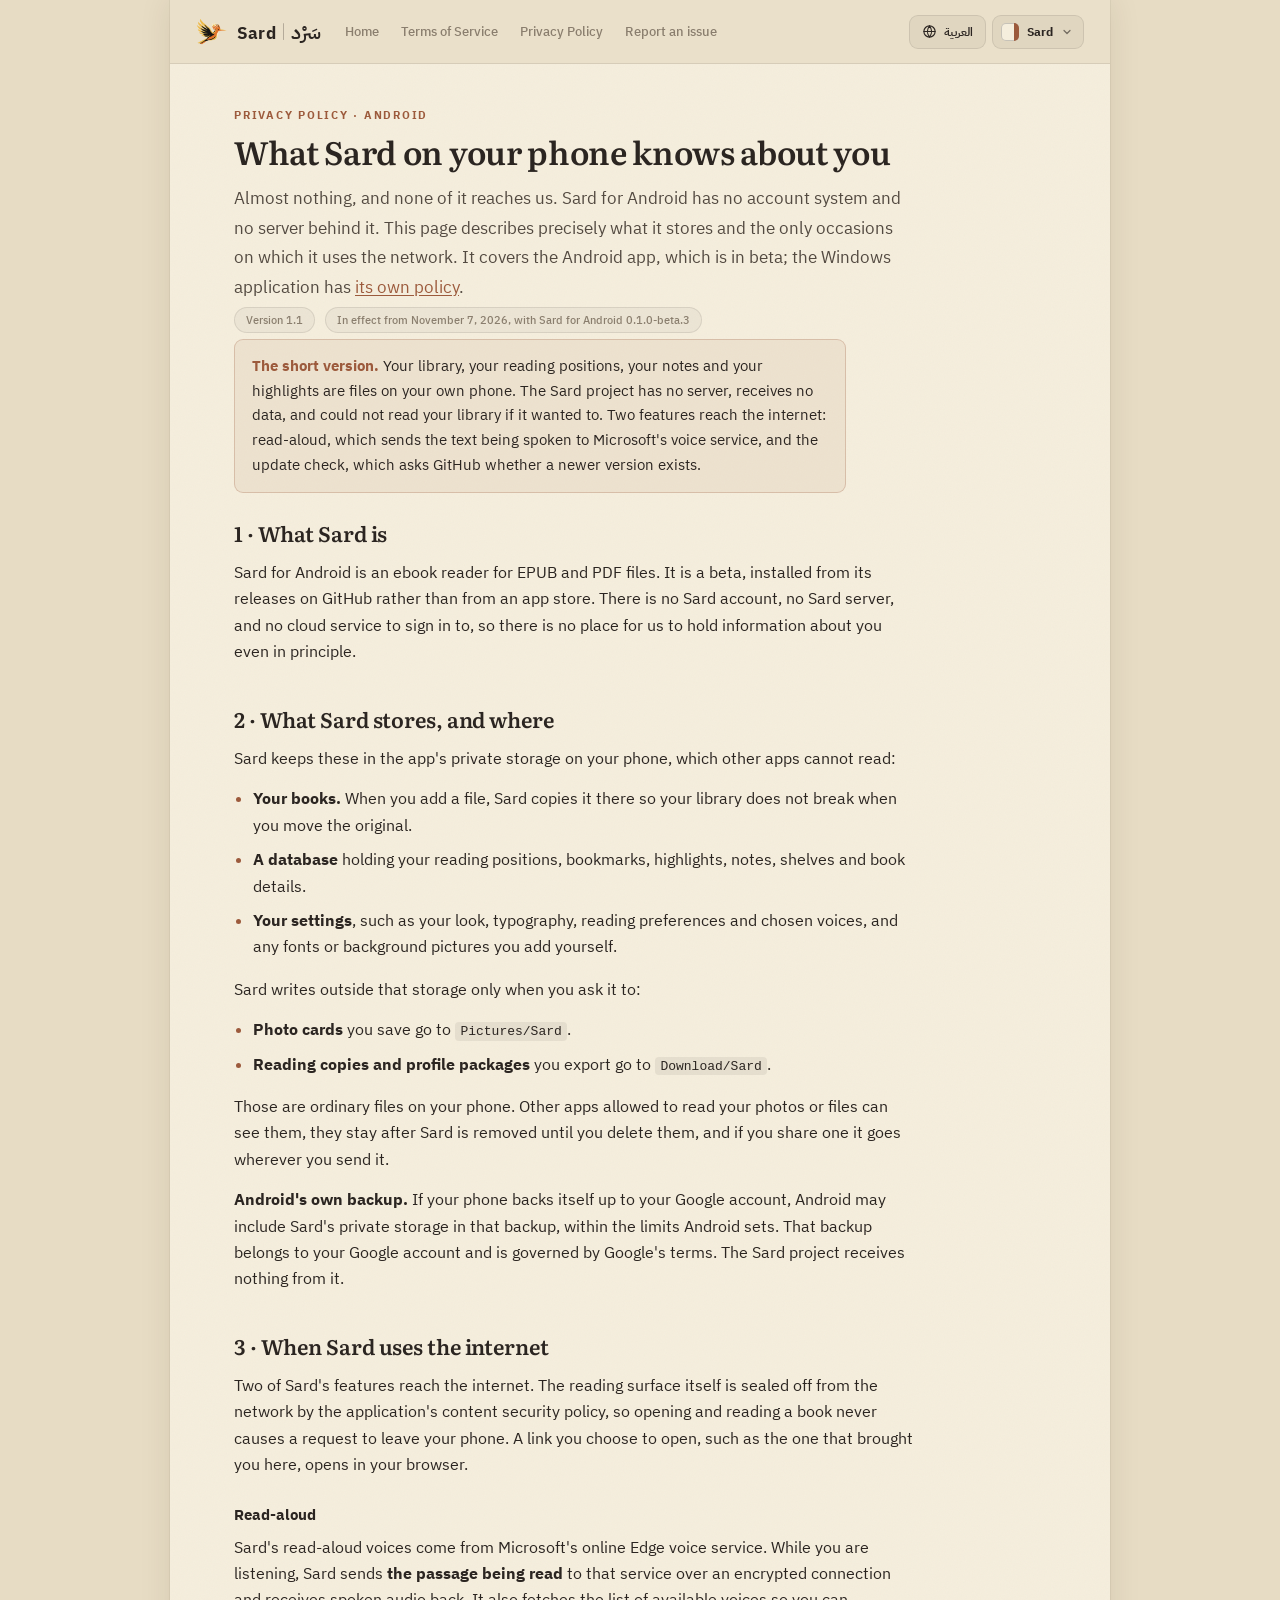
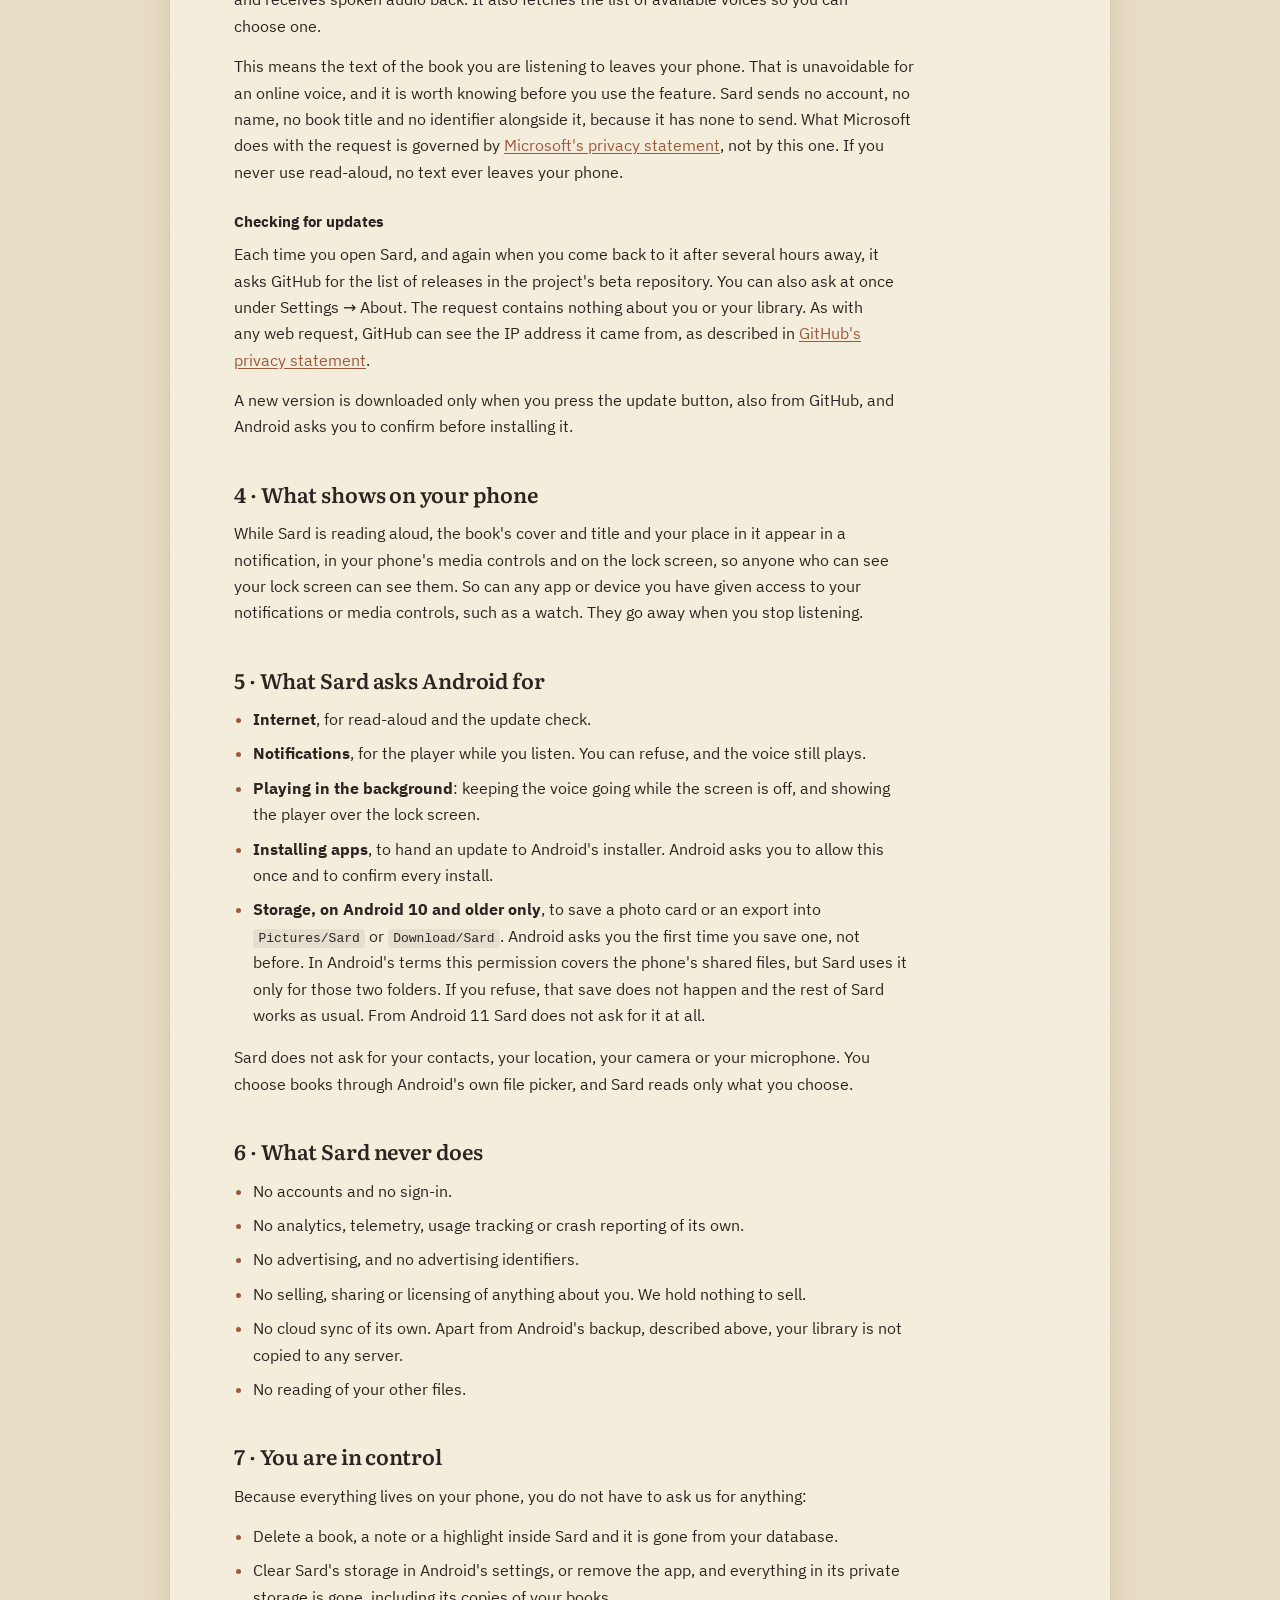
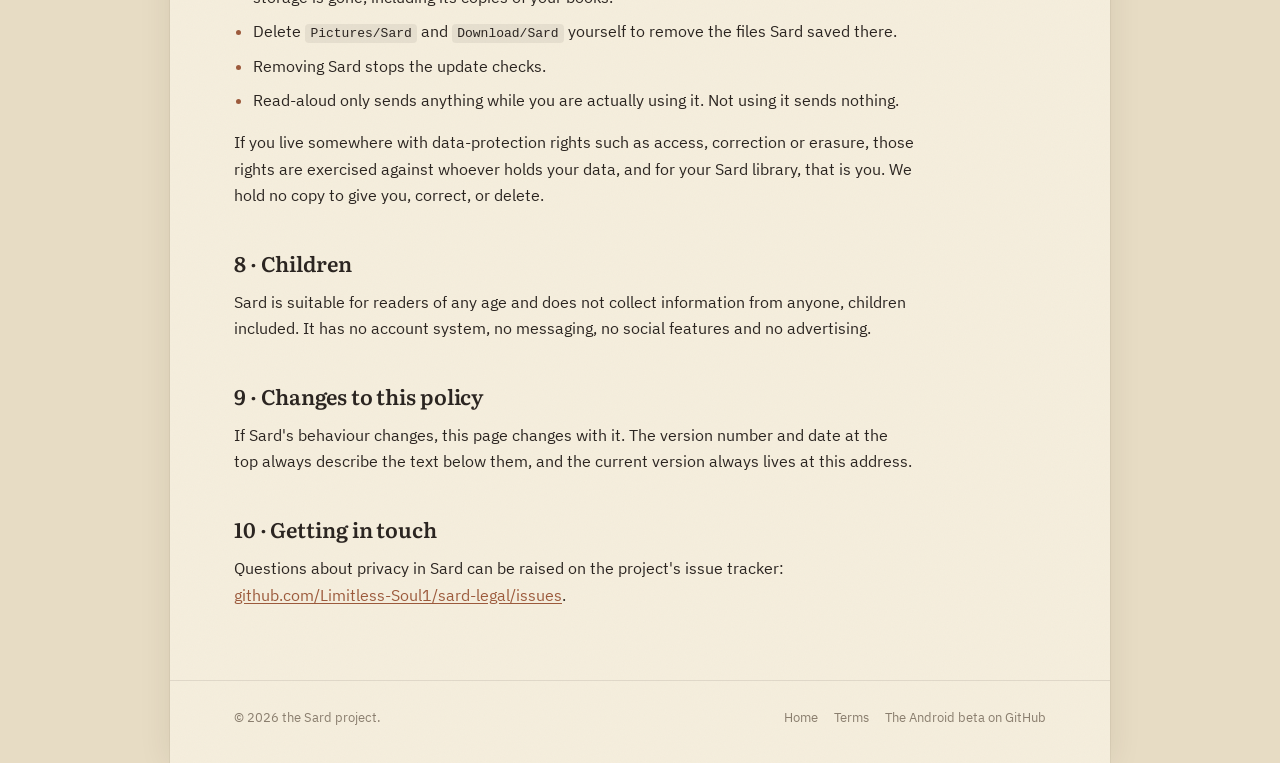
<file: privacy-android.html>
<!doctype html>
<html lang="en" dir="ltr" data-lang="en"
      data-title-en="Privacy on Android — Sard"
      data-title-ar="الخصوصية في أندرويد — سَرْد">
<head>
<meta charset="utf-8">
<meta name="viewport" content="width=device-width, initial-scale=1">
<title>Privacy on Android — Sard</title>
<meta name="color-scheme" content="light dark">
<meta name="description" content="The Privacy Policy for Sard on Android. What it stores, where it stores it, and the only occasions on which it reaches the network.">
<meta name="sard-legal-document" content="privacy-android">
<meta name="sard-legal-version" content="1.1">
<meta property="og:type" content="website">
<meta property="og:title" content="Privacy on Android — Sard">
<meta property="og:description" content="What Sard on Android stores, where it stores it, and the only occasions on which it reaches the network.">
<meta property="og:image" content="assets/sard-bird.png">
<link rel="icon" href="assets/favicon.png" type="image/png">
<link rel="preload" href="assets/fonts/plex-400.woff2" as="font" type="font/woff2" crossorigin>
<link rel="stylesheet" href="assets/sard.css">
<script src="assets/sard.js"></script>
</head>
<body>
<div class="rail" id="rail" aria-hidden="true"></div>
<div class="desk">
<div class="sheet">
  <div class="grain" aria-hidden="true"></div>

  <header class="chrome">
    <a class="brand" href="./" aria-label="Sard">
      <img src="assets/sard-bird.png" alt="" aria-hidden="true">
      <span class="wordmark"><b>Sard</b><i aria-hidden="true"></i><em lang="ar">سَرْد</em></span>
    </a>
    <nav class="nav" aria-label="Documents">
      <a href="./"><span class="lang-en">Home</span><span class="lang-ar">الرئيسية</span></a>
      <a href="terms.html"><span class="lang-en">Terms of Service</span><span class="lang-ar">شروط الاستخدام</span></a>
      <a href="privacy.html"><span class="lang-en">Privacy Policy</span><span class="lang-ar">سياسة الخصوصية</span></a>
      <a href="report.html"><span class="lang-en">Report an issue</span><span class="lang-ar">الإبلاغ عن مشكلة</span></a>
    </nav>
    <div class="chrome-tools">
      <button class="tool" id="langToggle" type="button">
        <svg width="16" height="16" viewBox="0 0 24 24" fill="none" stroke="currentColor" stroke-width="1.8" stroke-linecap="round" stroke-linejoin="round" aria-hidden="true">
          <circle cx="12" cy="12" r="9"></circle><path d="M3 12h18M12 3a15 15 0 0 1 0 18a15 15 0 0 1 0-18"></path>
        </svg>
        <span class="lang-en" lang="ar">العربية</span><span class="lang-ar" lang="en">English</span>
      </button>
      <div id="themeControl" hidden></div>
    </div>
  </header>

  <main>
  <!-- ══════════════════════════ ENGLISH ══════════════════════════ -->
  <article class="doc lang-en">
    <span class="eyebrow">Privacy Policy · Android</span>
    <h1 style="margin:0 0 12px;font:600 clamp(1.5rem,3.4vw,2rem)/1.28 var(--display);letter-spacing:-.01em">What Sard on your phone knows about you</h1>
    <p class="lede">Almost nothing, and none of it reaches us. Sard for Android has no account system
      and no server behind it. This page describes precisely what it stores and the only occasions on
      which it uses the network. It covers the Android app, which is in beta; the Windows application
      has <a href="privacy.html">its own policy</a>.</p>
    <div class="stamp"><span>Version 1.1</span><span>In effect from November 7, 2026, with Sard for Android 0.1.0-beta.3</span></div>

    <div class="note">
      <p><b>The short version.</b> Your library, your reading positions, your notes and your
      highlights are files on your own phone. The Sard project has no server, receives no data, and
      could not read your library if it wanted to. Two features reach the internet: read-aloud, which
      sends the text being spoken to Microsoft's voice service, and the update check, which asks
      GitHub whether a newer version exists.</p>
    </div>

    <h2 data-section="1">1 · What Sard is</h2>
    <p>Sard for Android is an ebook reader for EPUB and PDF files. It is a beta, installed from its
      releases on GitHub rather than from an app store. There is no Sard account, no Sard server, and
      no cloud service to sign in to, so there is no place for us to hold information about you even
      in principle.</p>

    <h2 data-section="2">2 · What Sard stores, and where</h2>
    <p>Sard keeps these in the app's private storage on your phone, which other apps cannot read:</p>
    <ul>
      <li><strong>Your books.</strong> When you add a file, Sard copies it there so your library does
        not break when you move the original.</li>
      <li><strong>A database</strong> holding your reading positions, bookmarks, highlights, notes,
        shelves and book details.</li>
      <li><strong>Your settings</strong>, such as your look, typography, reading preferences and chosen
        voices, and any fonts or background pictures you add yourself.</li>
    </ul>
    <p>Sard writes outside that storage only when you ask it to:</p>
    <ul>
      <li><strong>Photo cards</strong> you save go to <code>Pictures/Sard</code>.</li>
      <li><strong>Reading copies and profile packages</strong> you export go to <code>Download/Sard</code>.</li>
    </ul>
    <p>Those are ordinary files on your phone. Other apps allowed to read your photos or files can see
      them, they stay after Sard is removed until you delete them, and if you share one it goes wherever
      you send it.</p>
    <p><strong>Android's own backup.</strong> If your phone backs itself up to your Google account,
      Android may include Sard's private storage in that backup, within the limits Android sets. That
      backup belongs to your Google account and is governed by Google's terms. The Sard project receives
      nothing from it.</p>

    <h2 data-section="3">3 · When Sard uses the internet</h2>
    <p>Two of Sard's features reach the internet. The reading surface itself is sealed off from the
      network by the application's content security policy, so opening and reading a book never causes
      a request to leave your phone. A link you choose to open, such as the one that brought you here,
      opens in your browser.</p>

    <h3>Read-aloud</h3>
    <p>Sard's read-aloud voices come from Microsoft's online Edge voice service. While you are
      listening, Sard sends <strong>the passage being read</strong> to that service over an encrypted
      connection and receives spoken audio back. It also fetches the list of available voices so you
      can choose one.</p>
    <p>This means the text of the book you are listening to leaves your phone. That is unavoidable for
      an online voice, and it is worth knowing before you use the feature. Sard sends no account, no
      name, no book title and no identifier alongside it, because it has none to send. What Microsoft
      does with the request is governed by
      <a href="https://privacy.microsoft.com/privacystatement">Microsoft's privacy statement</a>, not
      by this one. If you never use read-aloud, no text ever leaves your phone.</p>

    <h3>Checking for updates</h3>
    <p>Each time you open Sard, and again when you come back to it after several hours away, it asks
      GitHub for the list of releases in the project's beta repository. You can also ask at once under
      Settings → About. The request contains nothing about you or your library. As with any web
      request, GitHub can see the IP address it came from, as described in
      <a href="https://docs.github.com/site-policy/privacy-policies/github-privacy-statement">GitHub's privacy statement</a>.</p>
    <p>A new version is downloaded only when you press the update button, also from GitHub, and Android
      asks you to confirm before installing it.</p>

    <h2 data-section="4">4 · What shows on your phone</h2>
    <p>While Sard is reading aloud, the book's cover and title and your place in it appear in a
      notification, in your phone's media controls and on the lock screen, so anyone who can see your
      lock screen can see them. So can any app or device you have given access to your notifications or
      media controls, such as a watch. They go away when you stop listening.</p>

    <h2 data-section="5">5 · What Sard asks Android for</h2>
    <ul>
      <li><strong>Internet</strong>, for read-aloud and the update check.</li>
      <li><strong>Notifications</strong>, for the player while you listen. You can refuse, and the
        voice still plays.</li>
      <li><strong>Playing in the background</strong>: keeping the voice going while the screen is off,
        and showing the player over the lock screen.</li>
      <li><strong>Installing apps</strong>, to hand an update to Android's installer. Android asks you
        to allow this once and to confirm every install.</li>
      <li><strong>Storage, on Android 10 and older only</strong>, to save a photo card or an export into
        <code>Pictures/Sard</code> or <code>Download/Sard</code>. Android asks you the first time you save
        one, not before. In Android's terms this permission covers the phone's shared files, but Sard
        uses it only for those two folders. If you refuse, that save does not happen and
        the rest of Sard works as usual. From Android 11 Sard does not ask for it at all.</li>
    </ul>
    <p>Sard does not ask for your contacts, your location, your camera or your microphone. You choose
      books through Android's own file picker, and Sard reads only what you choose.</p>

    <h2 data-section="6">6 · What Sard never does</h2>
    <ul>
      <li>No accounts and no sign-in.</li>
      <li>No analytics, telemetry, usage tracking or crash reporting of its own.</li>
      <li>No advertising, and no advertising identifiers.</li>
      <li>No selling, sharing or licensing of anything about you. We hold nothing to sell.</li>
      <li>No cloud sync of its own. Apart from Android's backup, described above, your library is not
        copied to any server.</li>
      <li>No reading of your other files.</li>
    </ul>

    <h2 data-section="7">7 · You are in control</h2>
    <p>Because everything lives on your phone, you do not have to ask us for anything:</p>
    <ul>
      <li>Delete a book, a note or a highlight inside Sard and it is gone from your database.</li>
      <li>Clear Sard's storage in Android's settings, or remove the app, and everything in its private
        storage is gone, including its copies of your books.</li>
      <li>Delete <code>Pictures/Sard</code> and <code>Download/Sard</code> yourself to remove the files
        Sard saved there.</li>
      <li>Removing Sard stops the update checks.</li>
      <li>Read-aloud only sends anything while you are actually using it. Not using it sends nothing.</li>
    </ul>
    <p>If you live somewhere with data-protection rights such as access, correction or erasure, those
      rights are exercised against whoever holds your data, and for your Sard library, that is you. We
      hold no copy to give you, correct, or delete.</p>

    <h2 data-section="8">8 · Children</h2>
    <p>Sard is suitable for readers of any age and does not collect information from anyone, children
      included. It has no account system, no messaging, no social features and no advertising.</p>

    <h2 data-section="9">9 · Changes to this policy</h2>
    <p>If Sard's behaviour changes, this page changes with it. The version number and date at the top
      always describe the text below them, and the current version always lives at this address.</p>

    <h2 data-section="10">10 · Getting in touch</h2>
    <p>Questions about privacy in Sard can be raised on the project's issue tracker:
      <a href="https://github.com/Limitless-Soul1/sard-legal/issues">github.com/Limitless-Soul1/sard-legal/issues</a>.</p>
  </article>

  <!-- ══════════════════════════ العربية ══════════════════════════ -->
  <article class="doc lang-ar" lang="ar" dir="rtl">
    <span class="eyebrow">سياسة الخصوصية · أندرويد</span>
    <h1 style="margin:0 0 12px;font:600 clamp(1.625rem,3.7vw,2.125rem)/1.45 var(--display);">ما الذي يعرفه سَرْد عنك في جوّالك</h1>
    <p class="lede">لا شيء تقريبًا، ولا يصل إلينا منه شيء. سَرْد لأندرويد بلا نظام حسابات ولا خادم خلفه.
      وتصف هذه الصفحة بدقّة ما الذي يحفظه، والحالات الوحيدة التي يتّصل فيها بالإنترنت. وهي تخصّ تطبيق
      أندرويد، وهو في مرحلة تجريبية؛ أمّا تطبيق ويندوز فله <a href="privacy.html">سياسته الخاصّة</a>.</p>
    <div class="stamp"><span>الإصدار 1.1</span><span>سارية منذ ٧ نوفمبر ٢٠٢٦، مع سَرْد لأندرويد <bdi dir="ltr">0.1.0-beta.3</bdi></span></div>

    <div class="note">
      <p><b>باختصار.</b> مكتبتك ومواضع قراءتك وملاحظاتك وتظليلاتك ملفّاتٌ على جوّالك. ومشروع سَرْد لا
      يملك خادمًا، ولا يستقبل أيّ بيانات، ولا يستطيع قراءة مكتبتك حتّى لو أراد. وثمّة ميزتان تتّصلان
      بالإنترنت: القراءة الصوتية، وهي تُرسل النصّ المنطوق إلى خدمة الأصوات من مايكروسوفت، والتحقّق من
      التحديثات، وهو يسأل GitHub إن كان ثمّة إصدار أحدث.</p>
    </div>

    <h2 data-section="1">١ · ما هو سَرْد</h2>
    <p>سَرْد لأندرويد قارئ كتب إلكترونية يفتح ملفّات EPUB وPDF. وهو نسخة تجريبية تُثبَّت من صفحة إصداراته
      على GitHub لا من متجر تطبيقات. ولا يوجد حساب في سَرْد، ولا خادم له، ولا خدمة سحابية تُسجّل الدخول
      إليها، فلا مكان لدينا أصلًا نحفظ فيه معلومات عنك.</p>

    <h2 data-section="2">٢ · ما الذي يحفظه سَرْد وأين</h2>
    <p>يحفظ سَرْد ما يلي في مساحة التطبيق الخاصّة على جوّالك، وهي مساحة لا تستطيع التطبيقات الأخرى قراءتها:</p>
    <ul>
      <li><strong>كتبك.</strong> عند إضافة ملفّ ينسخه سَرْد إلى هناك، حتّى لا تنكسر مكتبتك إذا نقلتَ الملفّ
        الأصلي.</li>
      <li><strong>قاعدة بيانات</strong> تحوي مواضع قراءتك وفواصلك وتظليلاتك وملاحظاتك ورفوفك وتفاصيل كتبك.</li>
      <li><strong>إعداداتك</strong>، مثل الهيئة والخطوط وتفضيلات القراءة والأصوات المختارة، وأيّ خطوط أو
        صور خلفية تضيفها بنفسك.</li>
    </ul>
    <p>ولا يكتب سَرْد خارج تلك المساحة إلّا حين تطلب منه ذلك:</p>
    <ul>
      <li><strong>البطاقات المصوّرة</strong> التي تحفظها تذهب إلى <code dir="ltr">Pictures/Sard</code>.</li>
      <li><strong>نسخ القراءة وحزم الهيئات</strong> التي تصدّرها تذهب إلى <code dir="ltr">Download/Sard</code>.</li>
    </ul>
    <p>وهذه ملفّات عادية على جوّالك: تستطيع رؤيتها التطبيقات المسموح لها بقراءة صورك أو ملفّاتك، وتبقى بعد
      إزالة سَرْد إلى أن تحذفها، وإذا شاركتَ أحدها ذهب إلى حيث ترسله.</p>
    <p><strong>النسخ الاحتياطي في أندرويد.</strong> إذا كان جوّالك ينسخ بياناته احتياطيًّا إلى حسابك في
      Google، فقد يضمّ أندرويد مساحة سَرْد الخاصّة إلى تلك النسخة، في الحدود التي يضعها النظام. وتلك النسخة
      تخصّ حسابك في Google وتخضع لشروطها، ولا يصل منها شيء إلى مشروع سَرْد.</p>

    <h2 data-section="3">٣ · متى يستعمل سَرْد الإنترنت</h2>
    <p>ميزتان من ميزات سَرْد تتّصلان بالإنترنت. أمّا سطح القراءة نفسه فمعزول عن الشبكة بسياسة أمن المحتوى في
      التطبيق، فلا يُسبّب فتحُ كتابٍ وقراءتُه أيّ طلبٍ يغادر جوّالك. والرابط الذي تختار فتحه، مثل الذي أوصلك
      إلى هنا، يُفتح في متصفّحك.</p>

    <h3>القراءة الصوتية</h3>
    <p>أصوات القراءة في سَرْد تأتي من خدمة الأصوات من مايكروسوفت عبر الإنترنت. وأثناء استماعك يُرسل سَرْد
      <strong>المقطع المقروء</strong> إلى تلك الخدمة عبر اتّصال مُعمّى، ويستقبل منها الصوت المنطوق. كما يجلب
      قائمة الأصوات المتاحة لتختار منها.</p>
    <p>وهذا يعني أنّ نصّ الكتاب الذي تستمع إليه يغادر جوّالك، وهو أمر لا مفرّ منه مع صوتٍ يعمل عبر الإنترنت،
      ويستحقّ أن تعرفه قبل استعمال الميزة. ولا يُرسل سَرْد معه أيّ حساب ولا اسم ولا عنوان كتاب ولا مُعرّف، إذ
      لا يملك شيئًا من ذلك أصلًا. وما تفعله مايكروسوفت بهذا الطلب يخضع
      <a href="https://privacy.microsoft.com/privacystatement">لبيان الخصوصية الخاصّ بمايكروسوفت</a>
      لا لهذه السياسة. وإن لم تستعمل القراءة الصوتية قطّ، فلن يغادر جوّالك أيّ نصّ.</p>

    <h3>التحقّق من التحديثات</h3>
    <p>في كلّ مرّة تفتح فيها سَرْد، وعند عودتك إليه بعد غياب عدّة ساعات، يسأل GitHub عن قائمة الإصدارات في
      مستودع النسخة التجريبية. ويمكنك السؤال فورًا من الإعدادات ← حول. ولا يحمل الطلب شيئًا عنك ولا عن
      مكتبتك. وكما هو الحال في أيّ طلب على الويب، يستطيع GitHub رؤية عنوان IP الذي جاء منه، وهو موصوف في
      <a href="https://docs.github.com/site-policy/privacy-policies/github-privacy-statement">بيان الخصوصية الخاصّ بـGitHub</a>.</p>
    <p>ولا تُحمَّل النسخة الجديدة إلّا حين تضغط زرّ التحديث، وتُحمَّل من GitHub أيضًا، ويطلب أندرويد موافقتك
      قبل تثبيتها.</p>

    <h2 data-section="4">٤ · ما يظهر على جوّالك</h2>
    <p>أثناء القراءة الصوتية يظهر غلاف الكتاب وعنوانه وموضعك فيه في إشعار، وفي أدوات تشغيل الوسائط، وعلى شاشة
      القفل، فيراها كلّ من يرى شاشة قفلك. ويراها كذلك أيّ تطبيق أو جهاز منحته الوصول إلى إشعاراتك أو أدوات
      الوسائط، كالساعة الذكية. وتختفي حين تتوقّف عن الاستماع.</p>

    <h2 data-section="5">٥ · ما يطلبه سَرْد من أندرويد</h2>
    <ul>
      <li><strong>الإنترنت</strong>، للقراءة الصوتية والتحقّق من التحديثات.</li>
      <li><strong>الإشعارات</strong>، لعرض المشغّل أثناء الاستماع. ويمكنك الرفض، ويستمرّ الصوت.</li>
      <li><strong>التشغيل في الخلفية</strong>: إبقاء الصوت عاملًا والشاشة مطفأة، وعرض المشغّل فوق شاشة القفل.</li>
      <li><strong>تثبيت التطبيقات</strong>، لتسليم التحديث إلى مثبّت أندرويد. ويطلب أندرويد إذنك لذلك مرّة واحدة،
        وموافقتك عند كلّ تثبيت.</li>
      <li><strong>التخزين، في أندرويد 10 وما قبله فقط</strong>، لحفظ بطاقة مصوّرة أو ملفّ مُصدَّر في
        <code dir="ltr">Pictures/Sard</code> أو <code dir="ltr">Download/Sard</code>. ويسألك أندرويد عند أوّل حفظ، لا قبله.
        وهذا الإذن يشمل في تعريف أندرويد ملفّات الجوّال المشتركة، لكنّ سَرْد لا يستعمله إلّا لهذين
        المجلّدين. وإن رفضت فلن يتمّ ذلك الحفظ، ويبقى سَرْد عاملًا كالمعتاد. ومن أندرويد 11 لا يطلبه سَرْد أصلًا.</li>
    </ul>
    <p>ولا يطلب سَرْد جهات اتّصالك ولا موقعك ولا الكاميرا ولا الميكروفون. فأنت تختار الكتب عبر منتقي الملفّات في
      أندرويد، ولا يقرأ سَرْد إلّا ما تختاره.</p>

    <h2 data-section="6">٦ · ما لا يفعله سَرْد أبدًا</h2>
    <ul>
      <li>لا حسابات ولا تسجيل دخول.</li>
      <li>لا تحليلات ولا تتبُّع ولا رصد للاستعمال ولا تقارير أعطال من جهته.</li>
      <li>لا إعلانات ولا مُعرّفات إعلانية.</li>
      <li>لا بيع ولا مشاركة ولا ترخيص لأيّ شيء يخصّك، فلا نملك شيئًا نبيعه.</li>
      <li>لا مزامنة سحابية من جهته. وفيما عدا النسخ الاحتياطي في أندرويد المذكور أعلاه، لا تُنسَخ مكتبتك إلى أيّ
        خادم.</li>
      <li>لا اطّلاع على ملفّاتك الأخرى.</li>
    </ul>

    <h2 data-section="7">٧ · القرار بيدك</h2>
    <p>لأنّ كلّ شيء يعيش على جوّالك، فلستَ مضطرًّا إلى طلب أيّ شيء منّا:</p>
    <ul>
      <li>احذف كتابًا أو ملاحظة أو تظليلًا من داخل سَرْد، يزُل من قاعدة بياناتك.</li>
      <li>امسح بيانات سَرْد من إعدادات أندرويد أو أزِل التطبيق، يزُل كلّ ما في مساحته الخاصّة، ومنه نسخه من كتبك.</li>
      <li>احذف بنفسك <code dir="ltr">Pictures/Sard</code> و<code dir="ltr">Download/Sard</code> لإزالة ما حفظه
        سَرْد فيهما.</li>
      <li>إزالة سَرْد توقف التحقّق من التحديثات.</li>
      <li>القراءة الصوتية لا تُرسل شيئًا إلّا أثناء استعمالك لها فعلًا. وتركُها يعني ألّا يُرسَل شيء.</li>
    </ul>
    <p>وإن كنت تعيش حيث تكفل لك القوانين حقوقًا في حماية البيانات كالاطّلاع أو التصحيح أو المحو، فهذه الحقوق
      تُمارَس تجاه من يحتفظ ببياناتك، وفي حالة مكتبة سَرْد فذاك أنت. ولا نملك نحن نسخةً نُطلعك عليها أو
      نُصحّحها أو نمحوها.</p>

    <h2 data-section="8">٨ · الأطفال</h2>
    <p>سَرْد صالح للقرّاء من كلّ الأعمار، ولا يجمع معلومات من أحد، والأطفال في ذلك سواء. فليس فيه نظام حسابات
      ولا مراسلة ولا ميزات اجتماعية ولا إعلانات.</p>

    <h2 data-section="9">٩ · تغييرات هذه السياسة</h2>
    <p>إذا تغيّر سلوك سَرْد تغيّرت هذه الصفحة معه. ورقم الإصدار وتاريخه في الأعلى يصفان دائمًا النصّ الذي
      تحتهما، ويبقى النصّ الساري على هذا العنوان.</p>

    <h2 data-section="10">١٠ · للتواصل</h2>
    <p>يمكن طرح الأسئلة المتعلّقة بالخصوصية في سَرْد على صفحة المسائل في مستودع المشروع:
      <a href="https://github.com/Limitless-Soul1/sard-legal/issues">github.com/Limitless-Soul1/sard-legal/issues</a>.</p>
  </article>
  </main>

  <footer class="foot">
    <div>
      <span class="lang-en">© 2026 the Sard project.</span>
      <span class="lang-ar" lang="ar">© 2026 مشروع سَرْد.</span>
    </div>
    <div class="foot-links">
      <a href="./"><span class="lang-en">Home</span><span class="lang-ar" lang="ar">الرئيسية</span></a>
      <a href="terms.html"><span class="lang-en">Terms</span><span class="lang-ar" lang="ar">الشروط</span></a>
      <a href="https://github.com/Limitless-Soul1/sard-mobile-beta"><span class="lang-en">The Android beta on GitHub</span><span class="lang-ar" lang="ar">النسخة التجريبية على GitHub</span></a>
    </div>
  </footer>
</div>
</div>
</body>
</html>
</file>
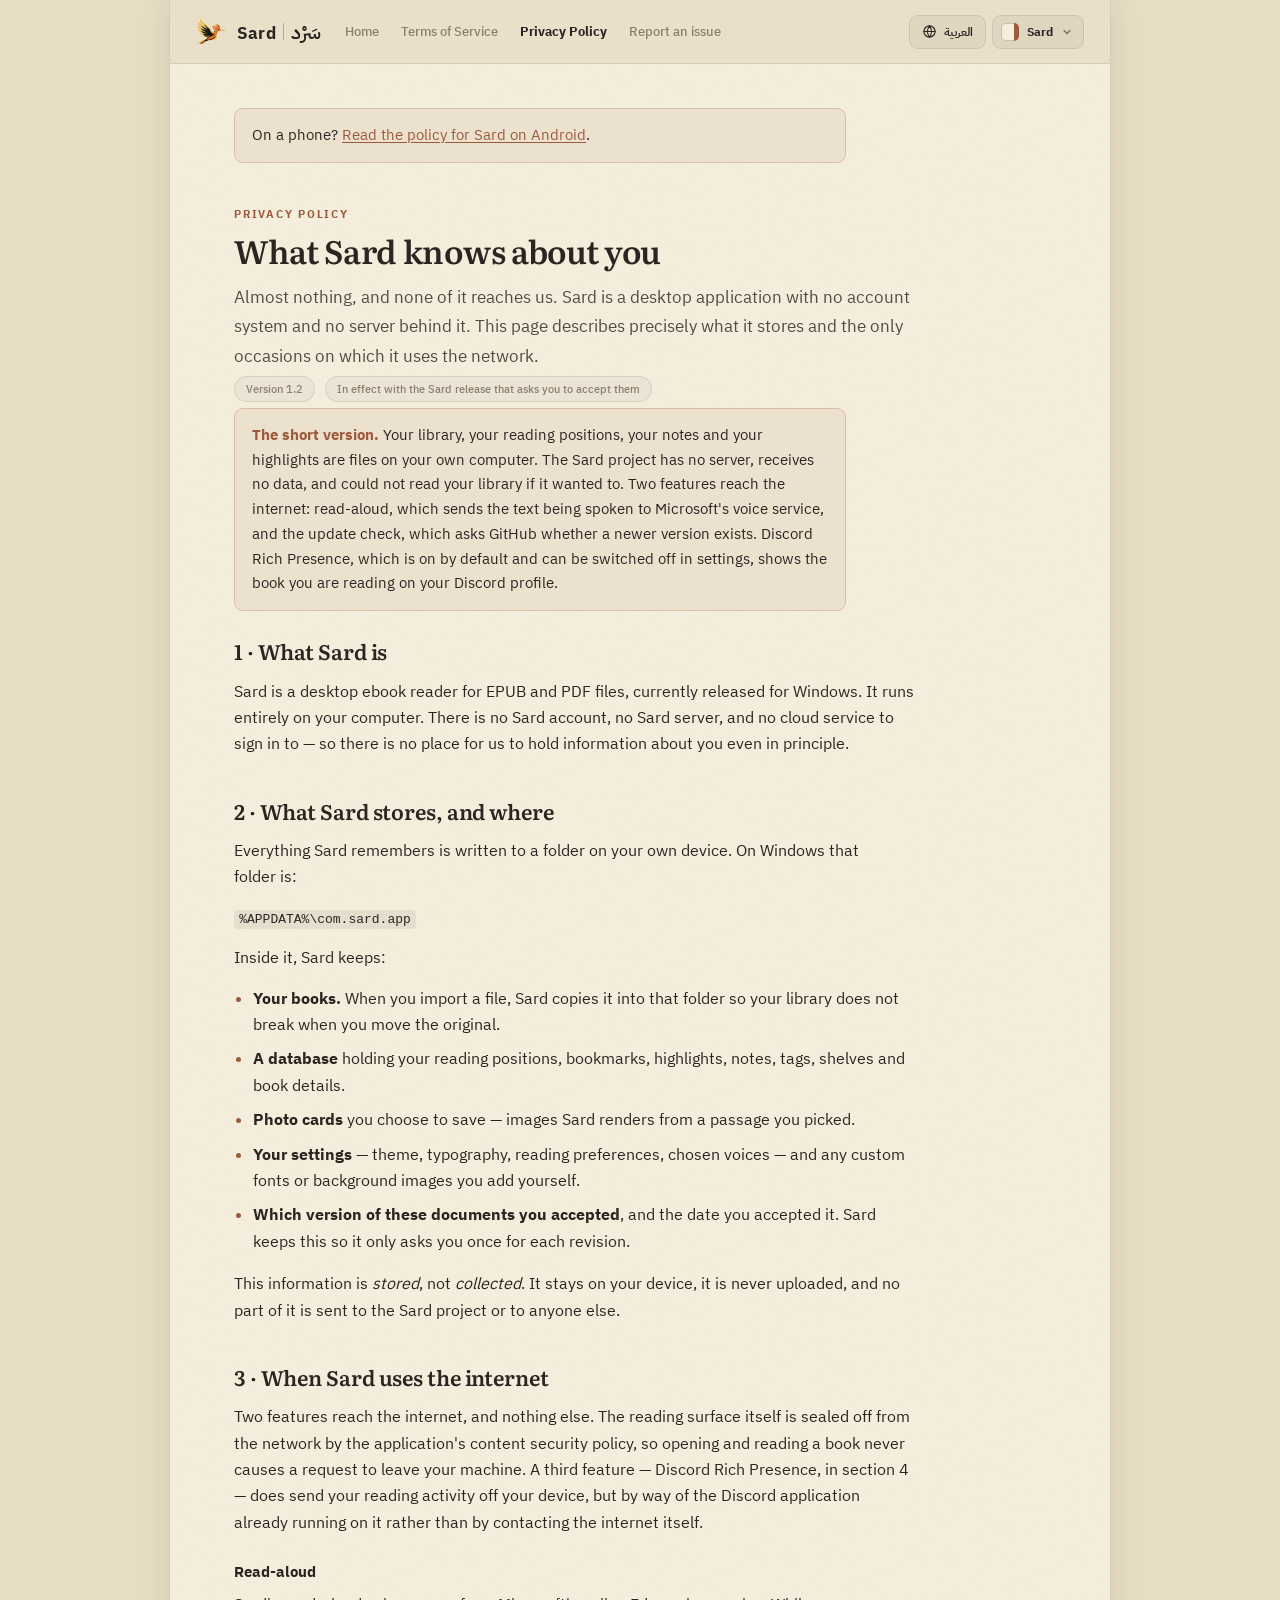
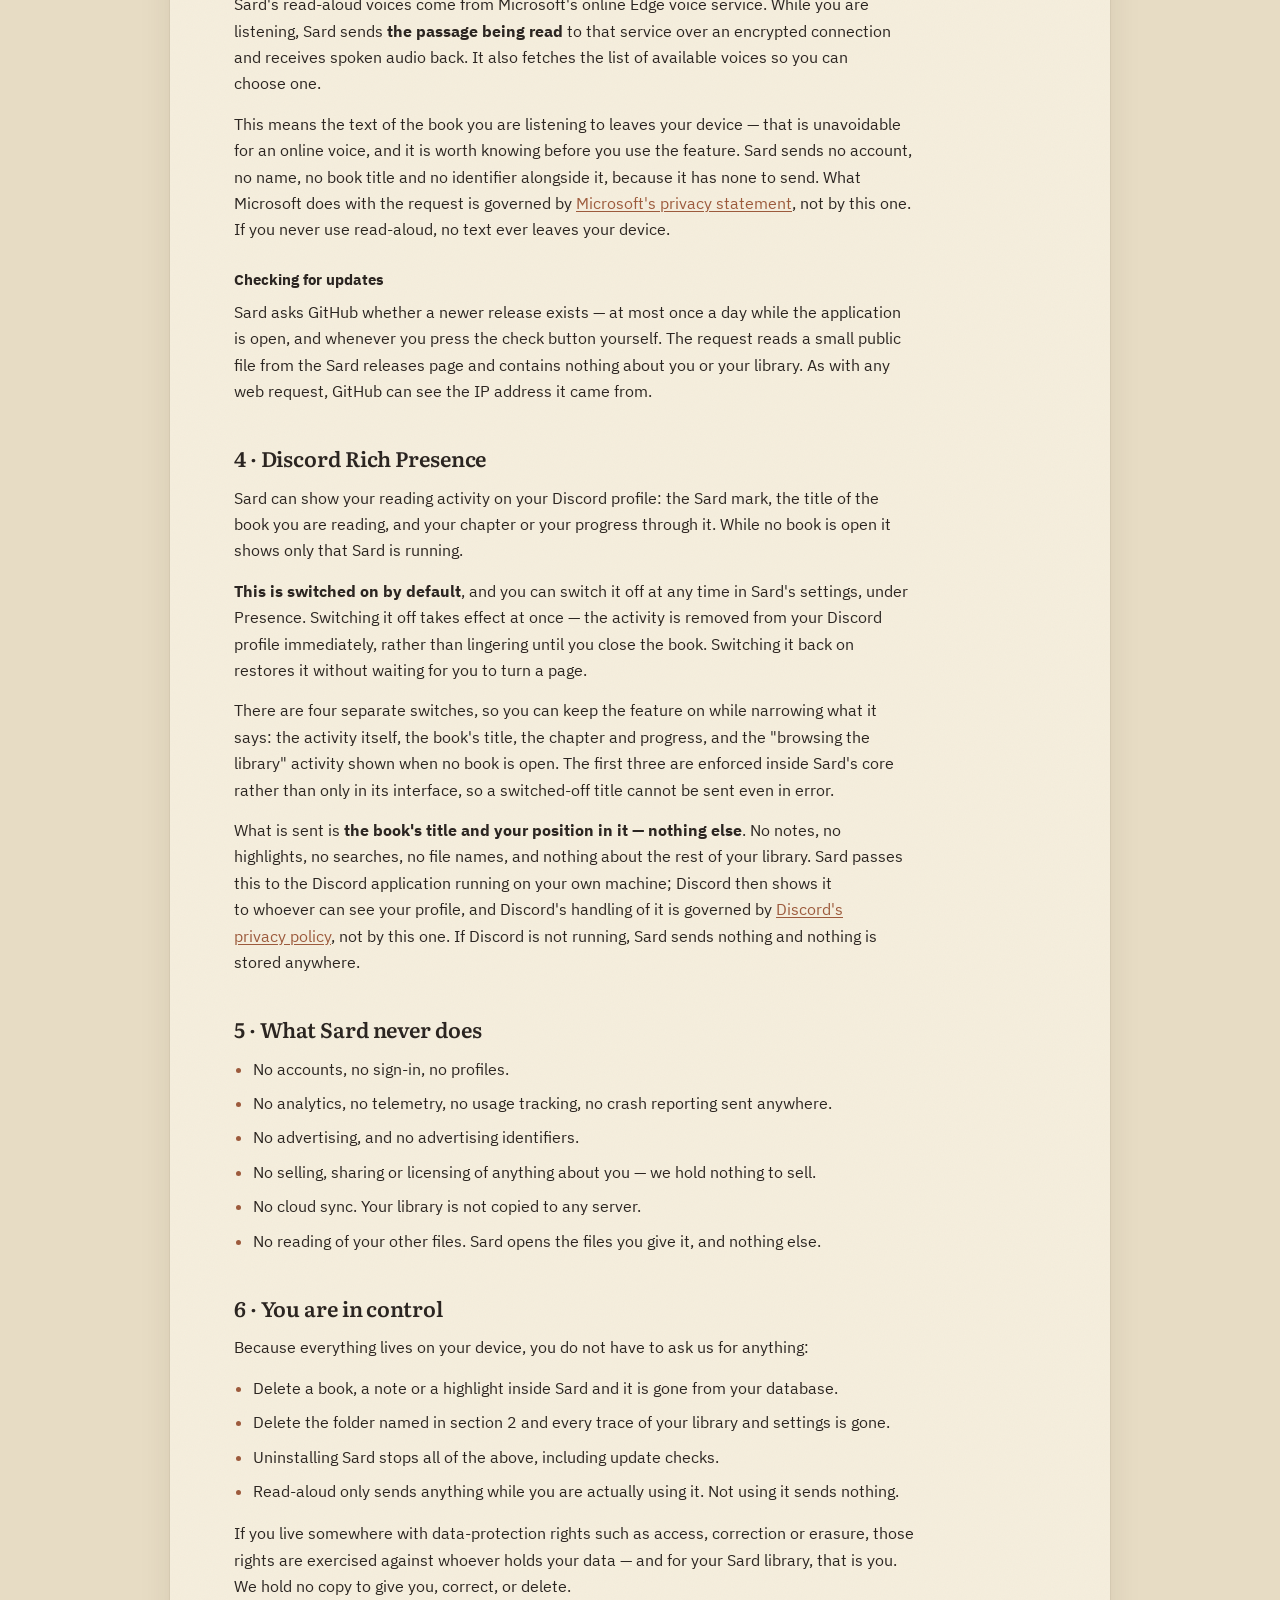
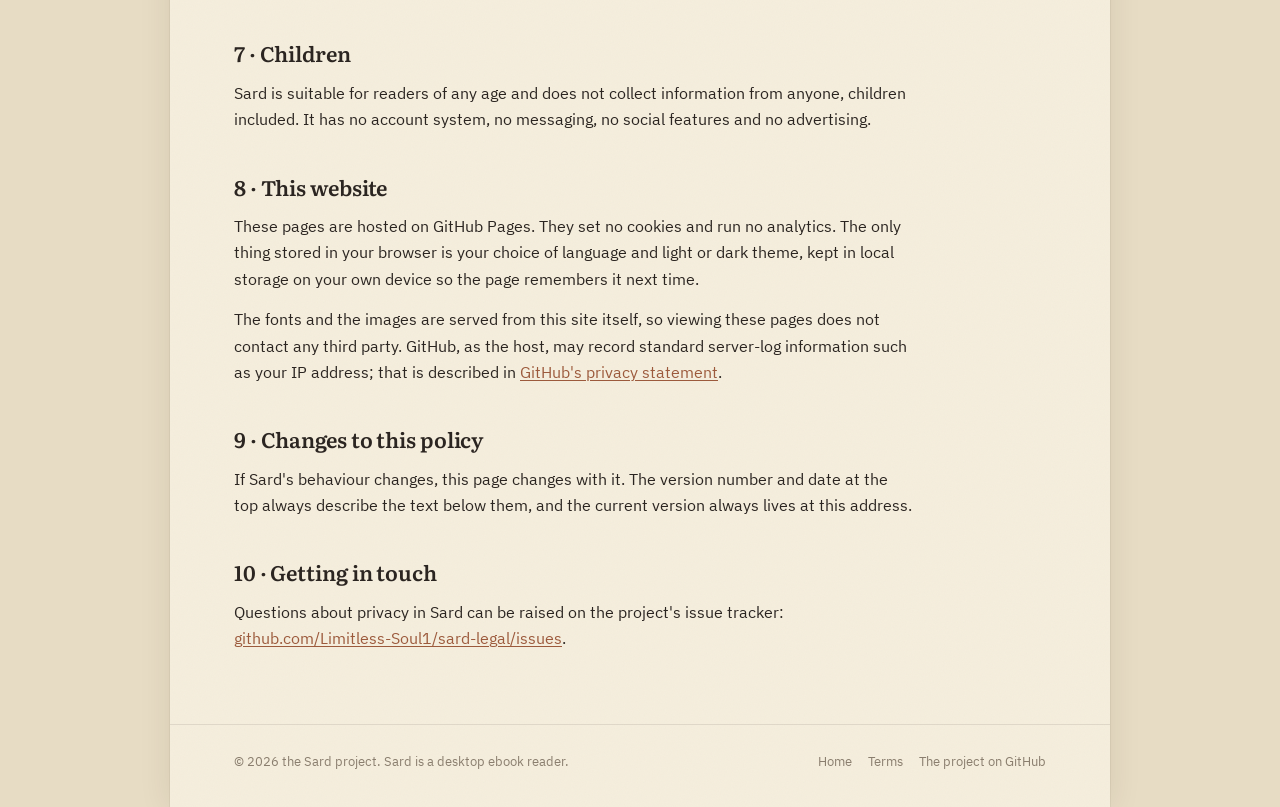
<file: privacy.html>
<!doctype html>
<html lang="en" dir="ltr" data-lang="en"
      data-title-en="Privacy Policy — Sard"
      data-title-ar="سياسة الخصوصية — سَرْد">
<head>
<meta charset="utf-8">
<meta name="viewport" content="width=device-width, initial-scale=1">
<title>Privacy Policy — Sard</title>
<meta name="color-scheme" content="light dark">
<meta name="description" content="The Privacy Policy for Sard, a desktop ebook reader. What Sard stores, where it stores it, and the only occasions on which it reaches the network.">
<!-- The authoritative version of THIS document, in a form a program can read. The visible
     stamp below is the same fact for a person; both are updated together. -->
<meta name="sard-legal-document" content="privacy">
<meta name="sard-legal-version" content="1.2">
<meta property="og:type" content="website">
<meta property="og:title" content="Privacy Policy — Sard">
<meta property="og:description" content="What Sard stores, where it stores it, and the only occasions on which it reaches the network.">
<meta property="og:image" content="assets/sard-bird.png">
<link rel="icon" href="assets/favicon.png" type="image/png">
<link rel="preload" href="assets/fonts/plex-400.woff2" as="font" type="font/woff2" crossorigin>
<link rel="stylesheet" href="assets/sard.css">
<script src="assets/sard.js"></script>
</head>
<body>
<div class="rail" id="rail" aria-hidden="true"></div>
<div class="desk">
<div class="sheet">
  <div class="grain" aria-hidden="true"></div>

  <header class="chrome">
    <a class="brand" href="./" aria-label="Sard">
      <img src="assets/sard-bird.png" alt="" aria-hidden="true">
      <span class="wordmark"><b>Sard</b><i aria-hidden="true"></i><em lang="ar">سَرْد</em></span>
    </a>
    <nav class="nav" aria-label="Documents">
      <a href="./"><span class="lang-en">Home</span><span class="lang-ar">الرئيسية</span></a>
      <a href="terms.html"><span class="lang-en">Terms of Service</span><span class="lang-ar">شروط الاستخدام</span></a>
      <a href="privacy.html" aria-current="page"><span class="lang-en">Privacy Policy</span><span class="lang-ar">سياسة الخصوصية</span></a>
      <a href="report.html"><span class="lang-en">Report an issue</span><span class="lang-ar">الإبلاغ عن مشكلة</span></a>
    </nav>
    <div class="chrome-tools">
      <button class="tool" id="langToggle" type="button">
        <svg width="16" height="16" viewBox="0 0 24 24" fill="none" stroke="currentColor" stroke-width="1.8" stroke-linecap="round" stroke-linejoin="round" aria-hidden="true">
          <circle cx="12" cy="12" r="9"></circle><path d="M3 12h18M12 3a15 15 0 0 1 0 18a15 15 0 0 1 0-18"></path>
        </svg>
        <span class="lang-en" lang="ar">العربية</span><span class="lang-ar" lang="en">English</span>
      </button>
      <div id="themeControl" hidden></div>
    </div>
  </header>

  <main>
  <!-- Outside the articles on purpose: the Windows application's vendored snapshot is taken from them. -->
  <div class="doc lang-en" style="padding-block-end:0"><p class="note" style="margin:0">On a phone? <a href="privacy-android.html">Read the policy for Sard on Android</a>.</p></div>
  <div class="doc lang-ar" lang="ar" dir="rtl" style="padding-block-end:0"><p class="note" style="margin:0">على الجوّال؟ <a href="privacy-android.html">اقرأ سياسة سَرْد لأندرويد</a>.</p></div>
  <!-- ══════════════════════════ ENGLISH ══════════════════════════ -->
  <article class="doc lang-en">
    <span class="eyebrow">Privacy Policy</span>
    <h1 style="margin:0 0 12px;font:600 clamp(1.5rem,3.4vw,2rem)/1.28 var(--display);letter-spacing:-.01em">What Sard knows about you</h1>
    <p class="lede">Almost nothing, and none of it reaches us. Sard is a desktop application with no
      account system and no server behind it. This page describes precisely what it stores and the
      only occasions on which it uses the network.</p>
    <div class="stamp"><span>Version 1.2</span><span>In effect with the Sard release that asks you to accept them</span></div>

    <div class="note">
      <p><b>The short version.</b> Your library, your reading positions, your notes and your
      highlights are files on your own computer. The Sard project has no server, receives no data,
      and could not read your library if it wanted to. Two features reach the internet: read-aloud,
      which sends the text being spoken to Microsoft's voice service, and the update check, which
      asks GitHub whether a newer version exists. Discord Rich Presence, which is on by default and
      can be switched off in settings, shows the book you are reading on your Discord profile.</p>
    </div>

    <h2 data-section="1">1 · What Sard is</h2>
    <p>Sard is a desktop ebook reader for EPUB and PDF files, currently released for Windows. It runs
      entirely on your computer. There is no Sard account, no Sard server, and no cloud service to
      sign in to — so there is no place for us to hold information about you even in principle.</p>

    <h2 data-section="2">2 · What Sard stores, and where</h2>
    <p>Everything Sard remembers is written to a folder on your own device. On Windows that folder is:</p>
    <p><code>%APPDATA%\com.sard.app</code></p>
    <p>Inside it, Sard keeps:</p>
    <ul>
      <li><strong>Your books.</strong> When you import a file, Sard copies it into that folder so
        your library does not break when you move the original.</li>
      <li><strong>A database</strong> holding your reading positions, bookmarks, highlights, notes,
        tags, shelves and book details.</li>
      <li><strong>Photo cards</strong> you choose to save — images Sard renders from a passage you
        picked.</li>
      <li><strong>Your settings</strong> — theme, typography, reading preferences, chosen voices — and
        any custom fonts or background images you add yourself.</li>

      <li><strong>Which version of these documents you accepted</strong>, and the date you
        accepted it. Sard keeps this so it only asks you once for each revision.</li>
    </ul>
    <p>This information is <em>stored</em>, not <em>collected</em>. It stays on your device, it is
      never uploaded, and no part of it is sent to the Sard project or to anyone else.</p>

    <h2 data-section="3">3 · When Sard uses the internet</h2>
    <p>Two features reach the internet, and nothing else. The reading surface itself is sealed off
      from the network by the application's content security policy, so opening and reading a book
      never causes a request to leave your machine. A third feature — Discord Rich Presence, in
      section 4 — does send your reading activity off your device, but by way of the Discord
      application already running on it rather than by contacting the internet itself.</p>

    <h3>Read-aloud</h3>
    <p>Sard's read-aloud voices come from Microsoft's online Edge voice service. While you are
      listening, Sard sends <strong>the passage being read</strong> to that service over an encrypted
      connection and receives spoken audio back. It also fetches the list of available voices so you
      can choose one.</p>
    <p>This means the text of the book you are listening to leaves your device — that is unavoidable
      for an online voice, and it is worth knowing before you use the feature. Sard sends no account,
      no name, no book title and no identifier alongside it, because it has none to send. What
      Microsoft does with the request is governed by
      <a href="https://privacy.microsoft.com/privacystatement">Microsoft's privacy statement</a>, not
      by this one. If you never use read-aloud, no text ever leaves your device.</p>

    <h3>Checking for updates</h3>
    <p>Sard asks GitHub whether a newer release exists — at most once a day while the application is
      open, and whenever you press the check button yourself. The request reads a small public file
      from the Sard releases page and contains nothing about you or your library. As with any web
      request, GitHub can see the IP address it came from.</p>

    <h2 data-section="4">4 · Discord Rich Presence</h2>
    <p>Sard can show your reading activity on your Discord profile: the Sard mark, the title of the
      book you are reading, and your chapter or your progress through it. While no book is open it
      shows only that Sard is running.</p>
    <p><strong>This is switched on by default</strong>, and you can switch it off at any time in
      Sard's settings, under Presence. Switching it off takes effect at once — the activity is
      removed from your Discord profile immediately, rather than lingering until you close the book.
      Switching it back on restores it without waiting for you to turn a page.</p>
    <p>There are four separate switches, so you can keep the feature on while narrowing what it says:
      the activity itself, the book's title, the chapter and progress, and the "browsing the library"
      activity shown when no book is open. The first three are enforced inside Sard's core rather
      than only in its interface, so a switched-off title cannot be sent even in error.</p>
    <p>What is sent is <strong>the book's title and your position in it — nothing else</strong>. No
      notes, no highlights, no searches, no file names, and nothing about the rest of your library.
      Sard passes this to the Discord application running on your own machine; Discord then shows it
      to whoever can see your profile, and Discord's handling of it is governed by
      <a href="https://discord.com/privacy">Discord's privacy policy</a>, not by this one. If Discord
      is not running, Sard sends nothing and nothing is stored anywhere.</p>

    <h2 data-section="5">5 · What Sard never does</h2>
    <ul>
      <li>No accounts, no sign-in, no profiles.</li>
      <li>No analytics, no telemetry, no usage tracking, no crash reporting sent anywhere.</li>
      <li>No advertising, and no advertising identifiers.</li>
      <li>No selling, sharing or licensing of anything about you — we hold nothing to sell.</li>
      <li>No cloud sync. Your library is not copied to any server.</li>
      <li>No reading of your other files. Sard opens the files you give it, and nothing else.</li>
    </ul>

    <h2 data-section="6">6 · You are in control</h2>
    <p>Because everything lives on your device, you do not have to ask us for anything:</p>
    <ul>
      <li>Delete a book, a note or a highlight inside Sard and it is gone from your database.</li>
      <li>Delete the folder named in section 2 and every trace of your library and settings is gone.</li>
      <li>Uninstalling Sard stops all of the above, including update checks.</li>
      <li>Read-aloud only sends anything while you are actually using it. Not using it sends nothing.</li>
    </ul>
    <p>If you live somewhere with data-protection rights such as access, correction or erasure, those
      rights are exercised against whoever holds your data — and for your Sard library, that is you.
      We hold no copy to give you, correct, or delete.</p>

    <h2 data-section="7">7 · Children</h2>
    <p>Sard is suitable for readers of any age and does not collect information from anyone,
      children included. It has no account system, no messaging, no social features and no
      advertising.</p>

    <h2 data-section="8">8 · This website</h2>
    <p>These pages are hosted on GitHub Pages. They set no cookies and run no analytics. The only
      thing stored in your browser is your choice of language and light or dark theme, kept in local
      storage on your own device so the page remembers it next time.</p>
    <p>The fonts and the images are served from this site itself, so viewing these pages does not
      contact any third party. GitHub, as the host, may record standard server-log information such
      as your IP address; that is described in
      <a href="https://docs.github.com/site-policy/privacy-policies/github-privacy-statement">GitHub's privacy statement</a>.</p>

    <h2 data-section="9">9 · Changes to this policy</h2>
    <p>If Sard's behaviour changes, this page changes with it. The version number and date at the top
      always describe the text below them, and the current version always lives at this address.</p>

    <h2 data-section="10">10 · Getting in touch</h2>
    <p>Questions about privacy in Sard can be raised on the project's issue tracker:
      <a href="https://github.com/Limitless-Soul1/sard-legal/issues">github.com/Limitless-Soul1/sard-legal/issues</a>.</p>
  </article>

  <!-- ══════════════════════════ العربية ══════════════════════════ -->
  <article class="doc lang-ar" lang="ar" dir="rtl">
    <span class="eyebrow">سياسة الخصوصية</span>
    <h1 style="margin:0 0 12px;font:600 clamp(1.625rem,3.7vw,2.125rem)/1.45 var(--display);">ما الذي يعرفه سَرْد عنك</h1>
    <p class="lede">لا شيء تقريبًا، ولا يصل إلينا منه شيء. سَرْد تطبيق لسطح المكتب بلا نظام حسابات
      ولا خادم خلفه. وتصف هذه الصفحة بدقّة ما الذي يحفظه، والحالات الوحيدة التي يتّصل فيها بالإنترنت.</p>
    <div class="stamp"><span>الإصدار 1.2</span><span>سارية مع إصدار سَرْد الذي يطلب قبولها</span></div>

    <div class="note">
      <p><b>باختصار.</b> مكتبتك ومواضع قراءتك وملاحظاتك وتظليلاتك ملفّاتٌ على حاسوبك وحده. ومشروع
      سَرْد لا يملك خادمًا، ولا يستقبل أيّ بيانات، ولا يستطيع قراءة مكتبتك حتّى لو أراد. وثمّة
      ميزتان تتّصلان بالإنترنت: القراءة الصوتية، وهي تُرسل النصّ المنطوق إلى خدمة الأصوات من
      مايكروسوفت، والتحقّق من التحديثات، وهو يسأل GitHub إن كان ثمّة إصدار أحدث. أمّا تكامل
      Discord — وهو مُفعَّل افتراضيًّا ويمكن تعطيله من الإعدادات — فيعرض الكتاب الذي تقرؤه في
      ملفّك الشخصي على Discord.</p>
    </div>

    <h2 data-section="1">١ · ما هو سَرْد</h2>
    <p>سَرْد قارئ كتب إلكترونية لسطح المكتب، يفتح ملفّات EPUB وPDF، وهو متاح حاليًّا لنظام ويندوز.
      يعمل بالكامل على حاسوبك. ولا يوجد حساب في سَرْد، ولا خادم له، ولا خدمة سحابية تُسجّل
      الدخول إليها — فلا مكان لدينا أصلًا نحفظ فيه معلومات عنك.</p>

    <h2 data-section="2">٢ · ما الذي يحفظه سَرْد وأين</h2>
    <p>كلّ ما يتذكّره سَرْد يُكتب في مجلّد واحد على جهازك. وهذا المجلّد في ويندوز هو:</p>
    <p><code>%APPDATA%\com.sard.app</code></p>
    <p>ويحفظ سَرْد داخله:</p>
    <ul>
      <li><strong>كتبك.</strong> عند استيراد ملفّ ينسخه سَرْد إلى ذلك المجلّد، حتّى لا تنكسر مكتبتك
        إذا نقلتَ الملفّ الأصلي.</li>
      <li><strong>قاعدة بيانات</strong> تحوي مواضع قراءتك وفواصلك وتظليلاتك وملاحظاتك
        ووسومك ورفوفك وتفاصيل كتبك.</li>
      <li><strong>البطاقات المصوّرة</strong> التي تختار حفظها — صورٌ يرسمها سَرْد من مقطعٍ تنتقيه.</li>
      <li><strong>إعداداتك</strong> — السمة والخطوط وتفضيلات القراءة والأصوات المختارة — وأيّ خطوط
        أو صور خلفية تضيفها بنفسك.</li>

      <li><strong>أيّ إصدارٍ من هاتين الوثيقتين قبِلتَ</strong>، وتاريخ قبولك إيّاه. يحفظ سَرْد ذلك
        ليسألك مرّةً واحدة عن كلّ إصدار.</li>
    </ul>
    <p>هذه المعلومات <em>محفوظة</em> عندك لا <em>مجموعة</em> عنك. تبقى على جهازك، ولا تُرفَع أبدًا، ولا
      يُرسَل أيّ جزء منها إلى مشروع سَرْد ولا إلى أيّ جهة أخرى.</p>

    <h2 data-section="3">٣ · متى يستعمل سَرْد الإنترنت</h2>
    <p>ميزتان تتّصلان بالإنترنت لا ثالثة لهما. أمّا سطح القراءة نفسه فمعزول عن الشبكة بسياسة أمن
      المحتوى في التطبيق، فلا يُسبّب فتحُ كتابٍ وقراءتُه أيّ طلبٍ يغادر جهازك. وثمّة ميزة ثالثة —
      تكامل Discord في البند ٤ — تُخرج نشاط قراءتك من جهازك، لكن عبر تطبيق Discord العامل عليه لا
      باتّصالها بالإنترنت بنفسها.</p>

    <h3>القراءة الصوتية</h3>
    <p>أصوات القراءة في سَرْد تأتي من خدمة الأصوات من مايكروسوفت عبر الإنترنت. وأثناء استماعك يُرسل
      سَرْد <strong>المقطع المقروء</strong> إلى تلك الخدمة عبر اتّصال مُعمّى، ويستقبل منها الصوت
      المنطوق. كما يجلب قائمة الأصوات المتاحة لتختار منها.</p>
    <p>وهذا يعني أنّ نصّ الكتاب الذي تستمع إليه يغادر جهازك — وهو أمر لا مفرّ منه مع صوتٍ يعمل عبر
      الإنترنت، ويستحقّ أن تعرفه قبل استعمال الميزة. ولا يُرسل سَرْد معه أيّ حساب ولا اسم ولا عنوان
      كتاب ولا مُعرّف، إذ لا يملك شيئًا من ذلك أصلًا. وما تفعله مايكروسوفت بهذا الطلب يخضع
      <a href="https://privacy.microsoft.com/privacystatement">لبيان الخصوصية الخاصّ بمايكروسوفت</a>
      لا لهذه السياسة. وإن لم تستعمل القراءة الصوتية قطّ، فلن يغادر جهازك أيّ نصّ.</p>

    <h3>التحقّق من التحديثات</h3>
    <p>يسأل سَرْد موقع GitHub إن كان ثمّة إصدار أحدث — مرّة واحدة في اليوم على الأكثر ما دام التطبيق
      مفتوحًا، وكلّما ضغطتَ زرّ التحقّق بنفسك. ويقرأ الطلبُ ملفًّا عامًّا صغيرًا من صفحة إصدارات
      سَرْد، ولا يحمل شيئًا عنك ولا عن مكتبتك. وكما هو الحال في أيّ طلب على الويب، يستطيع GitHub
      رؤية عنوان IP الذي جاء منه.</p>

    <h2 data-section="4">٤ · تكامل Discord</h2>
    <p>يستطيع سَرْد عرض نشاط قراءتك في ملفّك الشخصي على Discord: علامة سَرْد، وعنوان الكتاب الذي
      تقرؤه، والفصل الذي أنت فيه أو مقدار ما قطعته منه. وما دام لا كتاب مفتوحًا فلا يظهر إلا أنّ
      سَرْد يعمل.</p>
    <p><strong>هذه الميزة مُفعَّلة افتراضيًّا</strong>، ويمكنك تعطيلها متى شئت من إعدادات سَرْد،
      في قسم النشاط. والتعطيل يسري فورًا — يُزال النشاط من ملفّك على Discord في الحال، لا عند إغلاق
      الكتاب. وإعادة تفعيلها تُرجعه دون انتظار انتقالك إلى صفحة جديدة.</p>
    <p>وثمّة أربعة مفاتيح منفصلة، فتُبقي الميزة عاملة وتُضيّق ما تقوله: النشاط نفسه، وعنوان الكتاب،
      والفصل والتقدّم، ونشاط «تصفّح المكتبة» الذي يظهر حين لا كتاب مفتوحًا. والثلاثة الأولى مطبَّقة
      في نواة سَرْد لا في واجهته وحدها، فلا يمكن إرسال عنوانٍ عُطِّل إظهاره ولو خطأً.</p>
    <p>والمُرسَل هو <strong>عنوان الكتاب وموضعك فيه — لا غير</strong>. لا ملاحظات ولا تظليلات ولا
      عمليات بحث ولا أسماء ملفّات ولا شيء عن بقيّة مكتبتك. ويُسلّم سَرْد ذلك إلى تطبيق Discord
      العامل على جهازك، ثمّ يعرضه Discord لكلّ من يرى ملفّك الشخصي؛ ويخضع تعامل Discord معها
      <a href="https://discord.com/privacy">لسياسة الخصوصية الخاصّة بـDiscord</a> لا لهذه السياسة.
      وإن لم يكن Discord يعمل فلا يُرسِل سَرْد شيئًا ولا يُخزَّن شيء في أيّ مكان.</p>

    <h2 data-section="5">٥ · ما لا يفعله سَرْد أبدًا</h2>
    <ul>
      <li>لا حسابات ولا تسجيل دخول ولا ملفّات شخصية.</li>
      <li>لا تحليلات ولا تتبُّع ولا رصد للاستعمال ولا تقارير أعطال تُرسَل إلى أيّ مكان.</li>
      <li>لا إعلانات ولا مُعرّفات إعلانية.</li>
      <li>لا بيع ولا مشاركة ولا ترخيص لأيّ شيء يخصّك — فلا نملك شيئًا نبيعه.</li>
      <li>لا مزامنة سحابية. مكتبتك لا تُنسَخ إلى أيّ خادم.</li>
      <li>لا اطّلاع على ملفّاتك الأخرى. سَرْد يفتح الملفّات التي تعطيه إيّاها، ولا شيء سواها.</li>
    </ul>

    <h2 data-section="6">٦ · القرار بيدك</h2>
    <p>لأنّ كلّ شيء يعيش على جهازك، فلستَ مضطرًّا إلى طلب أيّ شيء منّا:</p>
    <ul>
      <li>احذف كتابًا أو ملاحظة أو تظليلًا من داخل سَرْد، يزُل من قاعدة بياناتك.</li>
      <li>احذف المجلّد المذكور في البند الثاني، يزُل كلّ أثر لمكتبتك وإعداداتك.</li>
      <li>إزالة تثبيت سَرْد توقف كلّ ما سبق، بما فيه التحقّق من التحديثات.</li>
      <li>القراءة الصوتية لا تُرسل شيئًا إلّا أثناء استعمالك لها فعلًا. وتركُها يعني ألّا يُرسَل شيء.</li>
    </ul>
    <p>وإن كنت تعيش حيث تكفل لك القوانين حقوقًا في حماية البيانات كالاطّلاع أو التصحيح أو المحو،
      فهذه الحقوق تُمارَس تجاه من يحتفظ ببياناتك — وفي حالة مكتبة سَرْد، فذاك أنت. ولا نملك نحن
      نسخةً نُطلعك عليها أو نُصحّحها أو نمحوها.</p>

    <h2 data-section="7">٧ · الأطفال</h2>
    <p>سَرْد صالح للقرّاء من كلّ الأعمار، ولا يجمع معلومات من أحد، والأطفال في ذلك سواء. فليس فيه
      نظام حسابات ولا مراسلة ولا ميزات اجتماعية ولا إعلانات.</p>

    <h2 data-section="8">٨ · هذا الموقع</h2>
    <p>هذه الصفحات مُستضافة على GitHub Pages. لا تضع أيّ ملفّات تعريف ارتباط ولا تُشغّل أيّ
      تحليلات. والشيء الوحيد المحفوظ في متصفّحك هو اختيارك للّغة وللسمة الفاتحة أو الداكنة، ويُحفظ
      في التخزين المحلّي على جهازك لتتذكّره الصفحة في المرّة القادمة.</p>
    <p>والخطوط والصور تُقدَّم من هذا الموقع نفسه، فتصفّح هذه الصفحات لا يتّصل بأيّ طرف ثالث. أمّا
      GitHub بصفته المستضيف فقد يُسجّل معلومات سجلّات الخوادم المعتادة كعنوان IP، وهو موصوف في
      <a href="https://docs.github.com/site-policy/privacy-policies/github-privacy-statement">بيان الخصوصية الخاصّ بـGitHub</a>.</p>

    <h2 data-section="9">٩ · تغييرات هذه السياسة</h2>
    <p>إذا تغيّر سلوك سَرْد تغيّرت هذه الصفحة معه. ورقم الإصدار وتاريخه في الأعلى يصفان دائمًا
      النصّ الذي تحتهما، ويبقى النصّ الساري على هذا العنوان.</p>

    <h2 data-section="10">١٠ · للتواصل</h2>
    <p>يمكن طرح الأسئلة المتعلّقة بالخصوصية في سَرْد على صفحة المسائل في مستودع المشروع:
      <a href="https://github.com/Limitless-Soul1/sard-legal/issues">github.com/Limitless-Soul1/sard-legal/issues</a>.</p>
  </article>
  </main>

  <footer class="foot">
    <div>
      <span class="lang-en">© 2026 the Sard project. Sard is a desktop ebook reader.</span>
      <span class="lang-ar" lang="ar">© 2026 مشروع سَرْد — قارئ كتب إلكترونية لسطح المكتب.</span>
    </div>
    <div class="foot-links">
      <a href="./"><span class="lang-en">Home</span><span class="lang-ar" lang="ar">الرئيسية</span></a>
      <a href="terms.html"><span class="lang-en">Terms</span><span class="lang-ar" lang="ar">الشروط</span></a>
      <a href="https://github.com/Limitless-Soul1/Sard"><span class="lang-en">The project on GitHub</span><span class="lang-ar" lang="ar">المشروع على GitHub</span></a>
    </div>
  </footer>
</div>
</div>
</body>
</html>
</file>
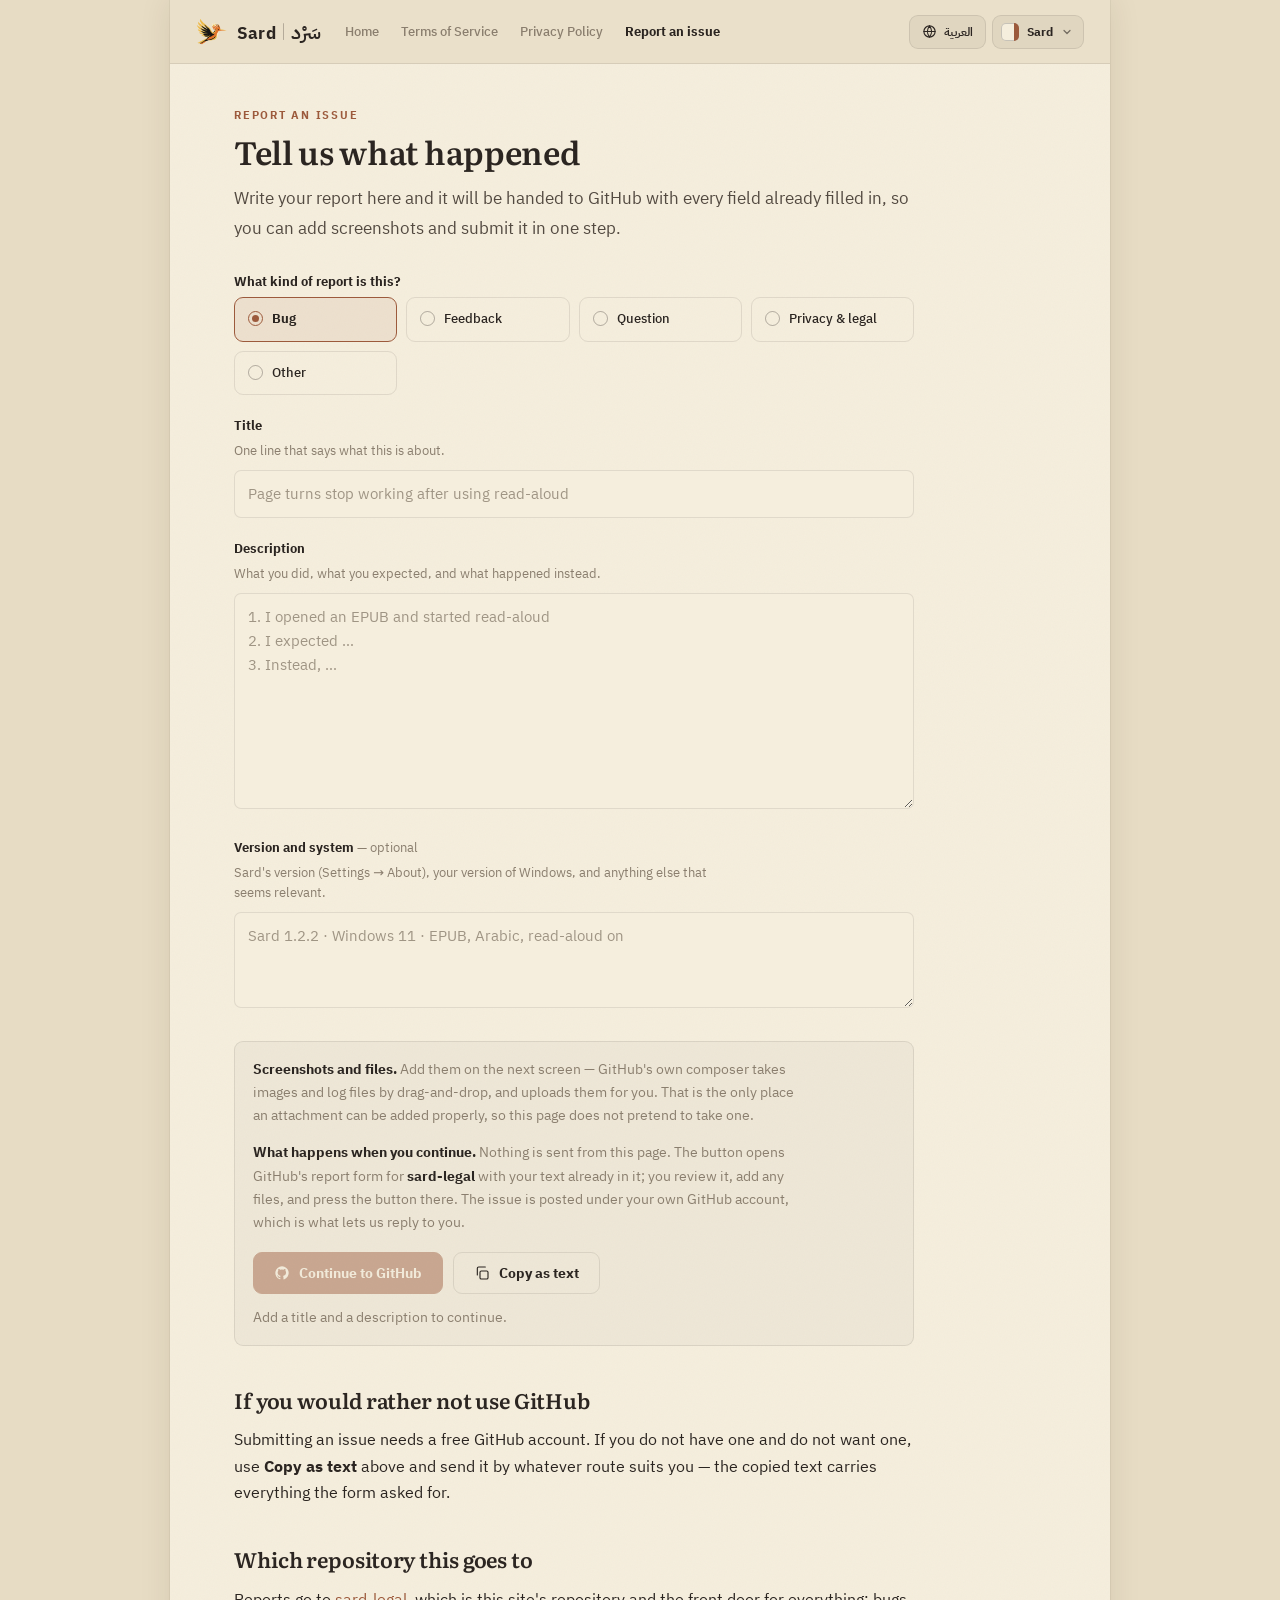
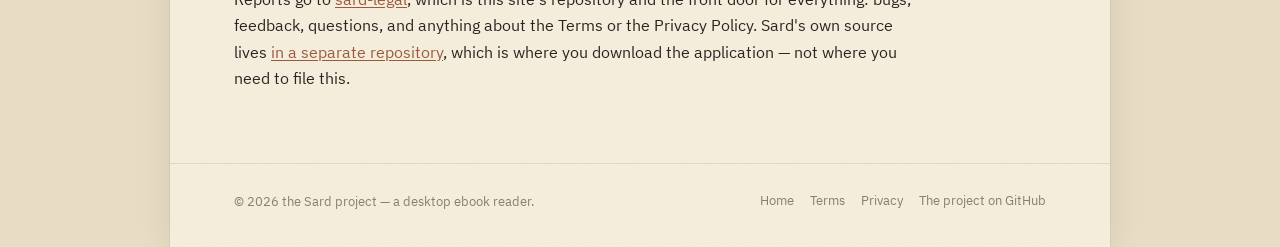
<file: report.html>
<!doctype html>
<html lang="en" dir="ltr" data-lang="en"
      data-title-en="Report an issue — Sard"
      data-title-ar="الإبلاغ عن مشكلة — سَرْد">
<head>
<meta charset="utf-8">
<meta name="viewport" content="width=device-width, initial-scale=1">
<title>Report an issue — Sard</title>
<meta name="description" content="Report a bug, send feedback, or ask a question about Sard. Your report is composed here and opened in GitHub ready to submit.">
<meta property="og:type" content="website">
<meta property="og:title" content="Report an issue — Sard">
<meta property="og:description" content="Report a bug, send feedback, or ask a question about Sard.">
<meta property="og:image" content="assets/sard-bird.png">
<link rel="icon" href="assets/favicon.png" type="image/png">
<link rel="preload" href="assets/fonts/plex-400.woff2" as="font" type="font/woff2" crossorigin>
<link rel="stylesheet" href="assets/sard.css">
<script src="assets/sard.js"></script>
</head>
<body>
<div class="desk">
<div class="sheet">
  <div class="grain" aria-hidden="true"></div>

  <header class="chrome">
    <a class="brand" href="./" aria-label="Sard">
      <img src="assets/sard-bird.png" alt="" aria-hidden="true">
      <span class="wordmark"><b>Sard</b><i aria-hidden="true"></i><em lang="ar">سَرْد</em></span>
    </a>
    <nav class="nav" aria-label="Documents">
      <a href="./"><span class="lang-en">Home</span><span class="lang-ar">الرئيسية</span></a>
      <a href="terms.html"><span class="lang-en">Terms of Service</span><span class="lang-ar">شروط الاستخدام</span></a>
      <a href="privacy.html"><span class="lang-en">Privacy Policy</span><span class="lang-ar">سياسة الخصوصية</span></a>
      <a href="report.html" aria-current="page"><span class="lang-en">Report an issue</span><span class="lang-ar">الإبلاغ عن مشكلة</span></a>
    </nav>
    <div class="chrome-tools">
      <button class="tool" id="langToggle" type="button">
        <svg width="16" height="16" viewBox="0 0 24 24" fill="none" stroke="currentColor" stroke-width="1.8" stroke-linecap="round" stroke-linejoin="round" aria-hidden="true">
          <circle cx="12" cy="12" r="9"></circle><path d="M3 12h18M12 3a15 15 0 0 1 0 18a15 15 0 0 1 0-18"></path>
        </svg>
        <span class="lang-en" lang="ar">العربية</span><span class="lang-ar" lang="en">English</span>
      </button>
      <div id="themeControl" hidden></div>
    </div>
  </header>

  <main>
  <!-- ══════════════════════════ ENGLISH ══════════════════════════ -->
  <section class="doc lang-en">
    <span class="eyebrow">Report an issue</span>
    <h1 style="margin:0 0 12px;font:600 clamp(1.5rem,3.4vw,2rem)/1.28 var(--display);letter-spacing:-.01em">Tell us what happened</h1>
    <p class="lede">Write your report here and it will be handed to GitHub with every field already
      filled in, so you can add screenshots and submit it in one step.</p>

    <form class="form" id="reportForm" novalidate>
      <div class="field">
        <span class="field-label" id="typeLabel">What kind of report is this?</span>
        <div class="choices" role="radiogroup" aria-labelledby="typeLabel" id="typeChoices"></div>
      </div>

      <div class="field">
        <label for="rTitle">Title</label>
        <p class="hint">One line that says what this is about.</p>
        <input class="input" id="rTitle" name="title" type="text" maxlength="120"
               placeholder="Page turns stop working after using read-aloud">
      </div>

      <div class="field">
        <label for="rBody">Description</label>
        <p class="hint" id="bodyHint">What you did, what you expected, and what happened instead.</p>
        <textarea class="textarea" id="rBody" name="body" rows="8"
                  placeholder="1. I opened an EPUB and started read-aloud&#10;2. I expected …&#10;3. Instead, …"></textarea>
      </div>

      <div class="field">
        <label for="rDetails">Version and system <span style="font-weight:400;color:var(--muted)">— optional</span></label>
        <p class="hint">Sard's version (Settings → About), your version of Windows, and anything else
          that seems relevant.</p>
        <textarea class="textarea" id="rDetails" name="details" rows="3" style="min-height:5rem"
                  placeholder="Sard 1.2.2 · Windows 11 · EPUB, Arabic, read-aloud on"></textarea>
      </div>

      <div class="handoff">
        <p><b>Screenshots and files.</b> Add them on the next screen — GitHub's own composer takes
          images and log files by drag-and-drop, and uploads them for you. That is the only place an
          attachment can be added properly, so this page does not pretend to take one.</p>
        <p><b>What happens when you continue.</b> Nothing is sent from this page. The button opens
          GitHub's report form for <b>sard-legal</b> with your text already in it; you review it, add
          any files, and press the button there. The issue is posted under your own GitHub account,
          which is what lets us reply to you.</p>
        <div class="actions">
          <a class="btn btn-primary" id="rSubmit" href="https://github.com/Limitless-Soul1/sard-legal/issues"
             target="_blank" rel="noopener">
            <svg width="16" height="16" viewBox="0 0 24 24" fill="currentColor" aria-hidden="true"><path d="M12 2A10 10 0 0 0 8.8 21.5c.5.1.7-.2.7-.5v-1.7C6.7 19.9 6.1 18 6.1 18c-.5-1.2-1.1-1.5-1.1-1.5-.9-.6.1-.6.1-.6 1 .1 1.5 1 1.5 1 .9 1.5 2.3 1.1 2.9.8.1-.6.3-1.1.6-1.3-2.2-.3-4.6-1.1-4.6-5 0-1.1.4-2 1-2.7-.1-.3-.4-1.3.1-2.7 0 0 .8-.3 2.7 1a9.4 9.4 0 0 1 5 0c1.9-1.3 2.7-1 2.7-1 .5 1.4.2 2.4.1 2.7.6.7 1 1.6 1 2.7 0 3.9-2.4 4.7-4.6 5 .4.3.7.9.7 1.9v2.8c0 .3.2.6.7.5A10 10 0 0 0 12 2z"></path></svg>
            <span>Continue to GitHub</span>
          </a>
          <button class="btn btn-ghost" id="rCopy" type="button">
            <svg width="16" height="16" viewBox="0 0 24 24" fill="none" stroke="currentColor" stroke-width="1.7" stroke-linecap="round" stroke-linejoin="round" aria-hidden="true"><rect x="9" y="9" width="12" height="12" rx="2"></rect><path d="M5 15V5a2 2 0 0 1 2-2h10"></path></svg>
            <span>Copy as text</span>
          </button>
        </div>
        <p style="margin-top:12px"><span id="rNote"></span></p>
      </div>
    </form>

    <h2 style="margin-top:40px">If you would rather not use GitHub</h2>
    <p>Submitting an issue needs a free GitHub account. If you do not have one and do not want one,
      use <b>Copy as text</b> above and send it by whatever route suits you — the copied text carries
      everything the form asked for.</p>

    <h2>Which repository this goes to</h2>
    <p>Reports go to <a href="https://github.com/Limitless-Soul1/sard-legal/issues">sard-legal</a>,
      which is this site's repository and the front door for everything: bugs, feedback, questions,
      and anything about the Terms or the Privacy Policy. Sard's own source lives
      <a href="https://github.com/Limitless-Soul1/Sard">in a separate repository</a>, which is where
      you download the application — not where you need to file this.</p>
  </section>

  <!-- ══════════════════════════ العربية ══════════════════════════ -->
  <section class="doc lang-ar" lang="ar" dir="rtl">
    <span class="eyebrow">الإبلاغ عن مشكلة</span>
    <h1 style="margin:0 0 12px;font:600 clamp(1.625rem,3.7vw,2.125rem)/1.45 var(--display);">أخبِرنا بما جرى</h1>
    <p class="lede">اكتب بلاغك هنا، ثمّ يُسلَّم إلى GitHub وقد امتلأت خاناته كلّها، فلا يبقى عليك
      إلّا إرفاق الصور وإرساله في خطوة واحدة.</p>

    <form class="form" id="reportFormAr" novalidate>
      <div class="field">
        <span class="field-label" id="typeLabelAr">ما نوع هذا البلاغ؟</span>
        <div class="choices" role="radiogroup" aria-labelledby="typeLabelAr" id="typeChoicesAr"></div>
      </div>

      <div class="field">
        <label for="rTitleAr">العنوان</label>
        <p class="hint">سطر واحد يبيّن موضوع البلاغ.</p>
        <input class="input" id="rTitleAr" type="text" maxlength="120"
               placeholder="تقليب الصفحات يتوقّف بعد استعمال القراءة الصوتية">
      </div>

      <div class="field">
        <label for="rBodyAr">الوصف</label>
        <p class="hint" id="bodyHintAr">ما الذي فعلتَه، وما الذي توقّعتَه، وما الذي حدث بدلًا منه.</p>
        <textarea class="textarea" id="rBodyAr" rows="8"
                  placeholder="١. فتحتُ كتاب EPUB وشغّلتُ القراءة الصوتية&#10;٢. توقّعتُ …&#10;٣. لكنّ الذي حدث …"></textarea>
      </div>

      <div class="field">
        <label for="rDetailsAr">الإصدار والنظام <span style="font-weight:400;color:var(--muted)">— اختياري</span></label>
        <p class="hint">إصدار سَرْد (الإعدادات ← عن البرنامج)، وإصدار ويندوز لديك، وكلّ ما تراه
          ذا صلة.</p>
        <textarea class="textarea" id="rDetailsAr" rows="3" style="min-height:5rem"
                  placeholder="سَرْد 1.2.2 · ويندوز 11 · EPUB، عربي، القراءة الصوتية تعمل"></textarea>
      </div>

      <div class="handoff">
        <p><b>الصور والملفّات.</b> أضِفها في الشاشة التالية؛ فمحرّر GitHub نفسه يقبل الصور وملفّات
          السجلّ بالسحب والإفلات ويرفعها عنك. وهو الموضع الوحيد الذي يصحّ فيه الإرفاق، ولذلك لا
          تتظاهر هذه الصفحة بأنّها تقبله.</p>
        <p><b>ماذا يحدث حين تتابع.</b> لا يُرسَل شيء من هذه الصفحة. يفتح الزرّ استمارةَ البلاغ في
          <b>sard-legal</b> ونصّك فيها، فتراجعه وتُرفق ما شئت ثمّ تضغط الإرسال هناك. ويُنشَر البلاغ
          باسم حسابك أنت على GitHub، وبذلك يمكننا الردّ عليك.</p>
        <div class="actions">
          <a class="btn btn-primary" id="rSubmitAr" href="https://github.com/Limitless-Soul1/sard-legal/issues"
             target="_blank" rel="noopener">
            <svg width="16" height="16" viewBox="0 0 24 24" fill="currentColor" aria-hidden="true"><path d="M12 2A10 10 0 0 0 8.8 21.5c.5.1.7-.2.7-.5v-1.7C6.7 19.9 6.1 18 6.1 18c-.5-1.2-1.1-1.5-1.1-1.5-.9-.6.1-.6.1-.6 1 .1 1.5 1 1.5 1 .9 1.5 2.3 1.1 2.9.8.1-.6.3-1.1.6-1.3-2.2-.3-4.6-1.1-4.6-5 0-1.1.4-2 1-2.7-.1-.3-.4-1.3.1-2.7 0 0 .8-.3 2.7 1a9.4 9.4 0 0 1 5 0c1.9-1.3 2.7-1 2.7-1 .5 1.4.2 2.4.1 2.7.6.7 1 1.6 1 2.7 0 3.9-2.4 4.7-4.6 5 .4.3.7.9.7 1.9v2.8c0 .3.2.6.7.5A10 10 0 0 0 12 2z"></path></svg>
            <span>المتابعة إلى GitHub</span>
          </a>
          <button class="btn btn-ghost" id="rCopyAr" type="button">
            <svg width="16" height="16" viewBox="0 0 24 24" fill="none" stroke="currentColor" stroke-width="1.7" stroke-linecap="round" stroke-linejoin="round" aria-hidden="true"><rect x="9" y="9" width="12" height="12" rx="2"></rect><path d="M5 15V5a2 2 0 0 1 2-2h10"></path></svg>
            <span>نسخ النصّ</span>
          </button>
        </div>
        <p style="margin-top:12px"><span id="rNoteAr"></span></p>
      </div>
    </form>

    <h2 style="margin-top:40px">إن كنت تفضّل ألّا تستعمل GitHub</h2>
    <p>يحتاج إرسال البلاغ إلى حساب مجّاني على GitHub. فإن لم يكن لديك حساب ولم ترغب في إنشائه،
      فاستعمل <b>نسخ النصّ</b> أعلاه وأرسِله بالطريقة التي تناسبك؛ فالنصّ المنسوخ يحمل كلّ ما
      طلبته الاستمارة.</p>

    <h2>إلى أيّ مستودع يذهب هذا</h2>
    <p>تذهب البلاغات إلى <a href="https://github.com/Limitless-Soul1/sard-legal/issues">sard-legal</a>،
      وهو مستودع هذا الموقع وبابُ كلّ شيء: العلل والاقتراحات والأسئلة وكلّ ما يتّصل بالشروط أو
      بسياسة الخصوصية. أمّا شفرة سَرْد نفسها فتقيم
      <a href="https://github.com/Limitless-Soul1/Sard">في مستودع منفصل</a>، وهو موضع تنزيل التطبيق
      لا موضع تقديم البلاغ.</p>
  </section>
  </main>

  <footer class="foot">
    <div>
      <span class="lang-en">© 2026 the Sard project — a desktop ebook reader.</span>
      <span class="lang-ar" lang="ar">© 2026 مشروع سَرْد — قارئ كتب إلكترونية لسطح المكتب.</span>
    </div>
    <div class="foot-links">
      <a href="./"><span class="lang-en">Home</span><span class="lang-ar" lang="ar">الرئيسية</span></a>
      <a href="terms.html"><span class="lang-en">Terms</span><span class="lang-ar" lang="ar">الشروط</span></a>
      <a href="privacy.html"><span class="lang-en">Privacy</span><span class="lang-ar" lang="ar">الخصوصية</span></a>
      <a href="https://github.com/Limitless-Soul1/Sard"><span class="lang-en">The project on GitHub</span><span class="lang-ar" lang="ar">المشروع على GitHub</span></a>
    </div>
  </footer>
</div>
</div>
</body>
</html>
</file>
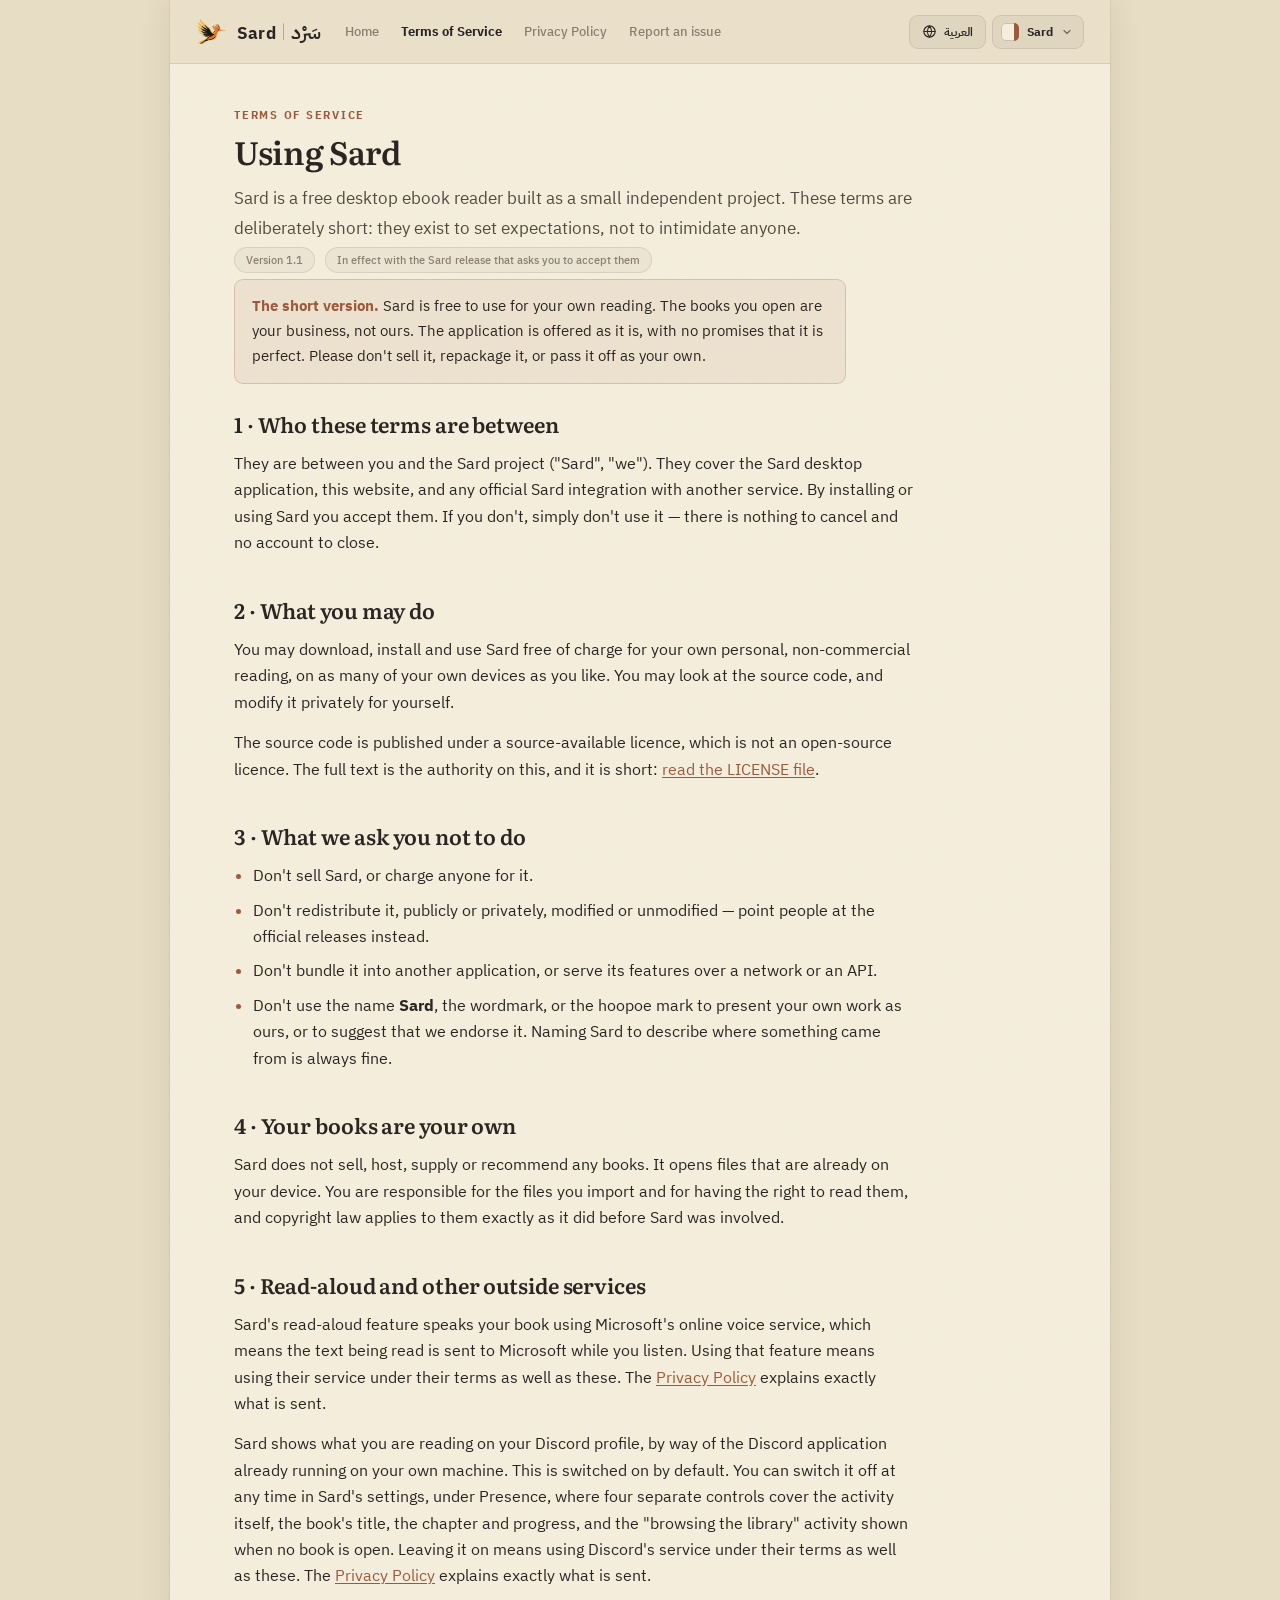
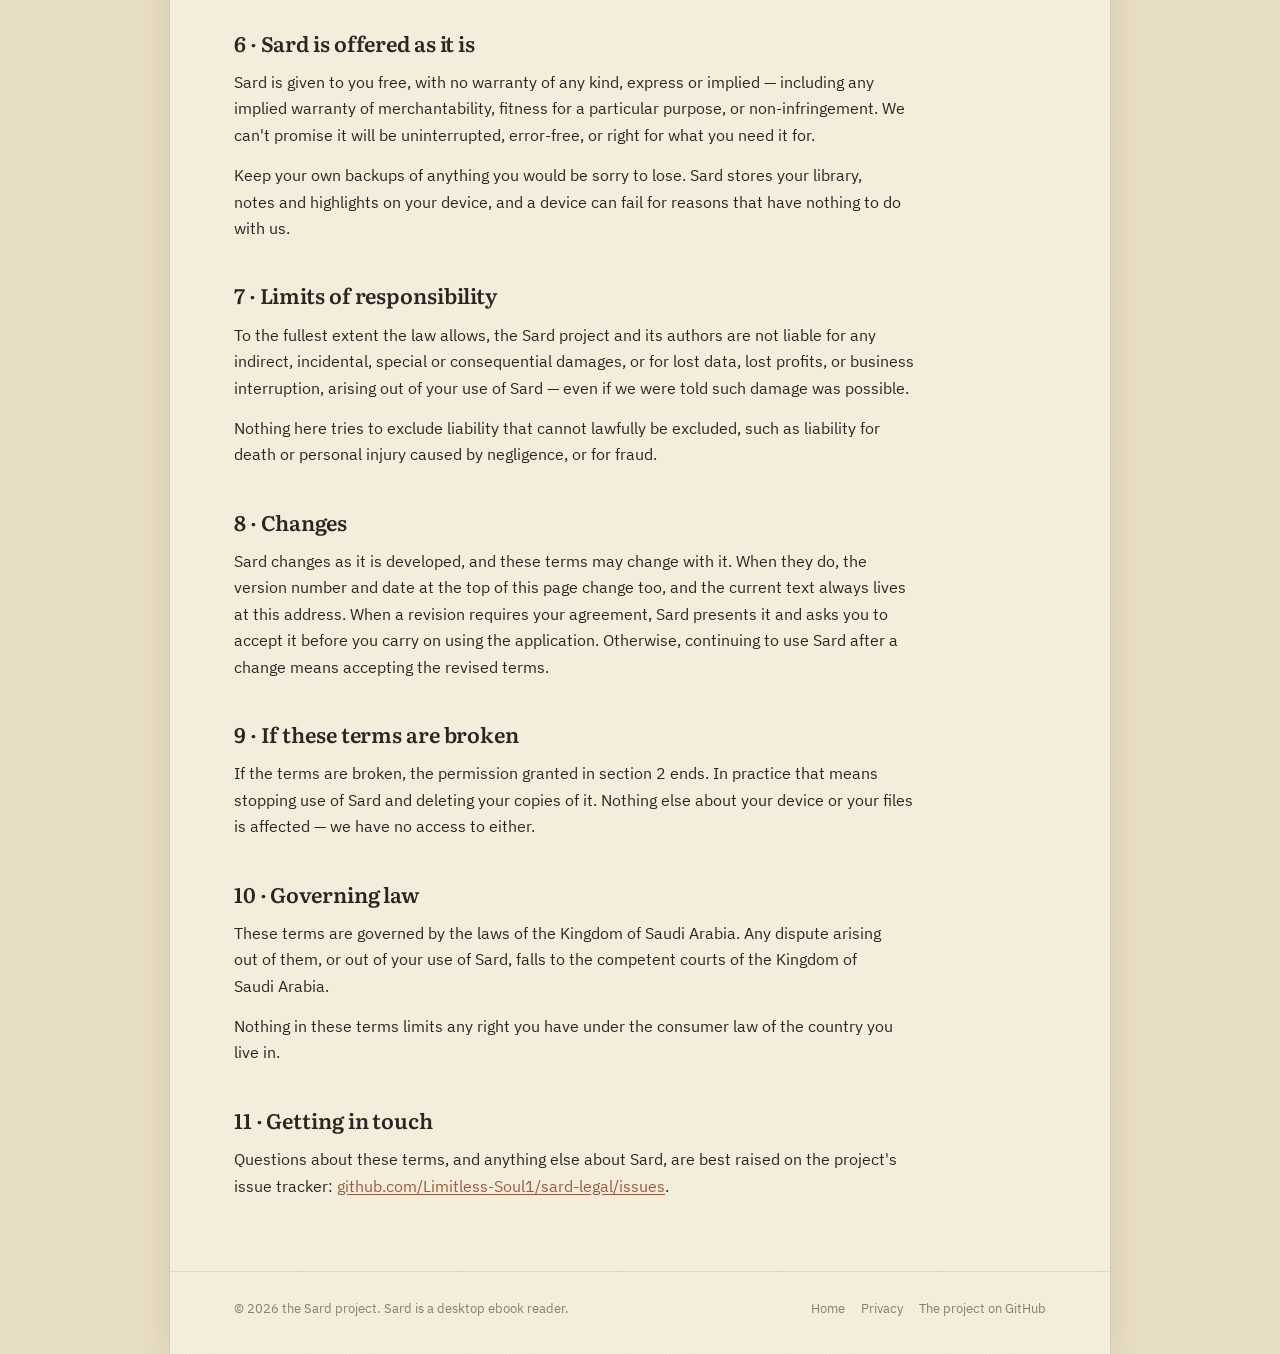
<file: terms.html>
<!doctype html>
<html lang="en" dir="ltr" data-lang="en"
      data-title-en="Terms of Service — Sard"
      data-title-ar="شروط الاستخدام — سَرْد">
<head>
<meta charset="utf-8">
<meta name="viewport" content="width=device-width, initial-scale=1">
<title>Terms of Service — Sard</title>
<meta name="color-scheme" content="light dark">
<meta name="description" content="The Terms of Service for Sard, a desktop ebook reader. Short, open and readable in a couple of minutes.">
<!-- The authoritative version of THIS document, in a form a program can read. The visible
     stamp below is the same fact for a person; both are updated together. -->
<meta name="sard-legal-document" content="terms">
<meta name="sard-legal-version" content="1.1">
<meta property="og:type" content="website">
<meta property="og:title" content="Terms of Service — Sard">
<meta property="og:description" content="The Terms of Service for Sard, a desktop ebook reader.">
<meta property="og:image" content="assets/sard-bird.png">
<link rel="icon" href="assets/favicon.png" type="image/png">
<link rel="preload" href="assets/fonts/plex-400.woff2" as="font" type="font/woff2" crossorigin>
<link rel="stylesheet" href="assets/sard.css">
<script src="assets/sard.js"></script>
</head>
<body>
<div class="rail" id="rail" aria-hidden="true"></div>
<div class="desk">
<div class="sheet">
  <div class="grain" aria-hidden="true"></div>

  <header class="chrome">
    <a class="brand" href="./" aria-label="Sard">
      <img src="assets/sard-bird.png" alt="" aria-hidden="true">
      <span class="wordmark"><b>Sard</b><i aria-hidden="true"></i><em lang="ar">سَرْد</em></span>
    </a>
    <nav class="nav" aria-label="Documents">
      <a href="./"><span class="lang-en">Home</span><span class="lang-ar">الرئيسية</span></a>
      <a href="terms.html" aria-current="page"><span class="lang-en">Terms of Service</span><span class="lang-ar">شروط الاستخدام</span></a>
      <a href="privacy.html"><span class="lang-en">Privacy Policy</span><span class="lang-ar">سياسة الخصوصية</span></a>
      <a href="report.html"><span class="lang-en">Report an issue</span><span class="lang-ar">الإبلاغ عن مشكلة</span></a>
    </nav>
    <div class="chrome-tools">
      <button class="tool" id="langToggle" type="button">
        <svg width="16" height="16" viewBox="0 0 24 24" fill="none" stroke="currentColor" stroke-width="1.8" stroke-linecap="round" stroke-linejoin="round" aria-hidden="true">
          <circle cx="12" cy="12" r="9"></circle><path d="M3 12h18M12 3a15 15 0 0 1 0 18a15 15 0 0 1 0-18"></path>
        </svg>
        <span class="lang-en" lang="ar">العربية</span><span class="lang-ar" lang="en">English</span>
      </button>
      <div id="themeControl" hidden></div>
    </div>
  </header>

  <main>
  <!-- ══════════════════════════ ENGLISH ══════════════════════════ -->
  <article class="doc lang-en">
    <span class="eyebrow">Terms of Service</span>
    <h1 style="margin:0 0 12px;font:600 clamp(1.5rem,3.4vw,2rem)/1.28 var(--display);letter-spacing:-.01em">Using Sard</h1>
    <p class="lede">Sard is a free desktop ebook reader built as a small independent project. These terms are
      deliberately short: they exist to set expectations, not to intimidate anyone.</p>
    <div class="stamp"><span>Version 1.1</span><span>In effect with the Sard release that asks you to accept them</span></div>

    <div class="note">
      <p><b>The short version.</b> Sard is free to use for your own reading. The books you open are
      your business, not ours. The application is offered as it is, with no promises that it is
      perfect. Please don't sell it, repackage it, or pass it off as your own.</p>
    </div>

    <h2 data-section="1">1 · Who these terms are between</h2>
    <p>They are between you and the Sard project ("Sard", "we"). They cover the Sard desktop
      application, this website, and any official Sard integration with another service. By
      installing or using Sard you accept them. If you don't, simply don't use it — there is nothing
      to cancel and no account to close.</p>

    <h2 data-section="2">2 · What you may do</h2>
    <p>You may download, install and use Sard free of charge for your own personal, non-commercial
      reading, on as many of your own devices as you like. You may look at the source code, and
      modify it privately for yourself.</p>
    <p>The source code is published under a source-available licence, which is not an open-source
      licence. The full text is the authority on this, and it is short:
      <a href="https://github.com/Limitless-Soul1/Sard/blob/main/LICENSE">read the LICENSE file</a>.</p>

    <h2 data-section="3">3 · What we ask you not to do</h2>
    <ul>
      <li>Don't sell Sard, or charge anyone for it.</li>
      <li>Don't redistribute it, publicly or privately, modified or unmodified — point people at the
        official releases instead.</li>
      <li>Don't bundle it into another application, or serve its features over a network or an API.</li>
      <li>Don't use the name <strong>Sard</strong>, the wordmark, or the hoopoe mark to present your
        own work as ours, or to suggest that we endorse it. Naming Sard to describe where something
        came from is always fine.</li>
    </ul>

    <h2 data-section="4">4 · Your books are your own</h2>
    <p>Sard does not sell, host, supply or recommend any books. It opens files that are already on
      your device. You are responsible for the files you import and for having the right to read
      them, and copyright law applies to them exactly as it did before Sard was involved.</p>

    <h2 data-section="5">5 · Read-aloud and other outside services</h2>
    <p>Sard's read-aloud feature speaks your book using Microsoft's online voice service, which means
      the text being read is sent to Microsoft while you listen. Using that feature means using their
      service under their terms as well as these. The
      <a href="privacy.html">Privacy Policy</a> explains exactly what is sent.</p>
    <p>Sard shows what you are reading on your Discord profile, by way of the Discord application
      already running on your own machine. This is switched on by default. You can switch it off at
      any time in Sard's settings, under Presence, where four separate controls cover the activity
      itself, the book's title, the chapter and progress, and the "browsing the library" activity
      shown when no book is open. Leaving it on means using Discord's service under their terms as
      well as these. The <a href="privacy.html">Privacy Policy</a> explains exactly what is sent.</p>

    <h2 data-section="6">6 · Sard is offered as it is</h2>
    <p>Sard is given to you free, with no warranty of any kind, express or implied — including any
      implied warranty of merchantability, fitness for a particular purpose, or non-infringement.
      We can't promise it will be uninterrupted, error-free, or right for what you need it for.</p>
    <p>Keep your own backups of anything you would be sorry to lose. Sard stores your library, notes
      and highlights on your device, and a device can fail for reasons that have nothing to do with
      us.</p>

    <h2 data-section="7">7 · Limits of responsibility</h2>
    <p>To the fullest extent the law allows, the Sard project and its authors are not liable for any
      indirect, incidental, special or consequential damages, or for lost data, lost profits, or
      business interruption, arising out of your use of Sard — even if we were told such damage was
      possible.</p>
    <p>Nothing here tries to exclude liability that cannot lawfully be excluded, such as liability
      for death or personal injury caused by negligence, or for fraud.</p>

    <h2 data-section="8">8 · Changes</h2>
    <p>Sard changes as it is developed, and these terms may change with it. When they do, the version
      number and date at the top of this page change too, and the current text always lives at this
      address. When a revision requires your agreement, Sard presents it and asks you to accept it
      before you carry on using the application. Otherwise, continuing to use Sard after a change
      means accepting the revised terms.</p>

    <h2 data-section="9">9 · If these terms are broken</h2>
    <p>If the terms are broken, the permission granted in section 2 ends. In practice that means
      stopping use of Sard and deleting your copies of it. Nothing else about your device or your
      files is affected — we have no access to either.</p>

    <h2 data-section="10">10 · Governing law</h2>
    <p>These terms are governed by the laws of the Kingdom of Saudi Arabia. Any dispute arising out
      of them, or out of your use of Sard, falls to the competent courts of the Kingdom of Saudi
      Arabia.</p>
    <p>Nothing in these terms limits any right you have under the consumer law of the country you
      live in.</p>

    <h2 data-section="11">11 · Getting in touch</h2>
    <p>Questions about these terms, and anything else about Sard, are best raised on the project's
      issue tracker:
      <a href="https://github.com/Limitless-Soul1/sard-legal/issues">github.com/Limitless-Soul1/sard-legal/issues</a>.</p>
  </article>

  <!-- ══════════════════════════ العربية ══════════════════════════ -->
  <article class="doc lang-ar" lang="ar" dir="rtl">
    <span class="eyebrow">شروط الاستخدام</span>
    <h1 style="margin:0 0 12px;font:600 clamp(1.625rem,3.7vw,2.125rem)/1.45 var(--display);">استعمال سَرْد</h1>
    <p class="lede">سَرْد قارئ كتب إلكترونية مجّاني لسطح المكتب، يقف خلفه مشروع صغير. وهذه الشروط قصيرة عن
      قصد: غايتها توضيح ما ينبغي توقُّعه، لا تخويف أحد.</p>
    <div class="stamp"><span>الإصدار 1.1</span><span>سارية مع إصدار سَرْد الذي يطلب قبولها</span></div>

    <div class="note">
      <p><b>باختصار.</b> سَرْد مجّاني لقراءتك الخاصّة. والكتب التي تفتحها شأنك أنت لا شأننا.
      والتطبيق يُقدَّم كما هو، دون وعد بأنّه خالٍ من العيوب. ونرجو ألّا تبيعه أو تعيد تغليفه
      أو تنسبه إلى نفسك.</p>
    </div>

    <h2 data-section="1">١ · بين مَن ومَن</h2>
    <p>هذه الشروط بينك وبين مشروع سَرْد. وهي تشمل تطبيق سَرْد لسطح المكتب، وهذا الموقع، وأيّ تكامل
      رسميّ بين سَرْد وخدمة أخرى. وباستعمالك سَرْد تقبلها. وإن لم تقبلها فلا تستعمله ببساطة؛
      فليس ثمّة اشتراك تُلغيه ولا حساب تُغلقه.</p>

    <h2 data-section="2">٢ · ما يحقّ لك</h2>
    <p>لك أن تُنزّل سَرْد وتُثبّته وتستعمله مجّانًا لقراءتك الشخصية غير التجارية، على ما شئت من
      أجهزتك. ولك أن تطّلع على شفرته المصدرية وأن تُعدّلها لنفسك في نطاقك الخاصّ.</p>
    <p>الشفرة منشورة برخصة «مصدر متاح»، وهي ليست رخصة مفتوحة المصدر. والنصّ الكامل هو المرجع في
      ذلك، وهو قصير:
      <a href="https://github.com/Limitless-Soul1/Sard/blob/main/LICENSE">اقرأ ملفّ LICENSE</a>.</p>

    <h2 data-section="3">٣ · ما نرجو ألّا تفعله</h2>
    <ul>
      <li>ألّا تبيع سَرْد ولا تتقاضى عنه أجرًا من أحد.</li>
      <li>ألّا تُعيد توزيعه، علنًا أو سرًّا، مُعدَّلًا أو غير مُعدَّل — بل دُلَّ الناس على الإصدارات
        الرسمية.</li>
      <li>ألّا تُضمّنه في تطبيق آخر، ولا تُقدّم مزاياه عبر شبكة أو واجهة برمجية.</li>
      <li>ألّا تستعمل اسم <strong>سَرْد</strong> أو شعاره النصّي أو علامة الهُدهُد لتقديم عملك على
        أنّه عملنا، أو للإيحاء بأنّنا نُزكّيه. أمّا ذكر سَرْد لبيان مصدر شيءٍ ما فمقبول دائمًا.</li>
    </ul>

    <h2 data-section="4">٤ · كتبك ملكك أنت</h2>
    <p>سَرْد لا يبيع كتبًا ولا يستضيفها ولا يوفّرها ولا يوصي بها. هو يفتح ملفّات موجودة أصلًا على
      جهازك. وأنت المسؤول عن الملفّات التي تستوردها وعن حقّك في قراءتها، ويسري عليها قانون حقوق
      النشر تمامًا كما كان يسري قبل دخول سَرْد في الأمر.</p>

    <h2 data-section="5">٥ · القراءة الصوتية والخدمات الخارجية</h2>
    <p>تنطق ميزةُ القراءة الصوتية كتابَك عبر خدمة الأصوات من مايكروسوفت، ما يعني أنّ النصّ المقروء
      يُرسَل إلى مايكروسوفت أثناء استماعك. واستعمال هذه الميزة يعني استعمال خدمتهم بشروطهم إلى جانب
      شروطنا هذه. وتشرح <a href="privacy.html">سياسة الخصوصية</a> ما الذي يُرسَل بالضبط.</p>
    <p>يعرض سَرْد ما تقرؤه على ملفّك الشخصي في Discord، عبر تطبيق Discord العامل أصلًا على جهازك.
      وهذه الميزة مُفعَّلة افتراضيًّا، ولك أن تُعطّلها متى شئت من إعدادات سَرْد في قسم «الأنشطة»،
      حيث تشمل أربعةُ مفاتيح منفصلة الميزةَ نفسها، وعنوانَ الكتاب، والفصلَ ونسبةَ التقدّم، ونشاطَ
      «تصفّح المكتبة» الذي يظهر حين لا يكون ثمّة كتاب مفتوح. وإبقاؤها مُفعَّلة يعني استعمال خدمة
      Discord بشروطهم إلى جانب شروطنا هذه. وتشرح <a href="privacy.html">سياسة الخصوصية</a> ما الذي
      يُرسَل بالضبط.</p>

    <h2 data-section="6">٦ · سَرْد يُقدَّم كما هو</h2>
    <p>سَرْد يُقدَّم إليك مجّانًا، دون أيّ ضمان من أيّ نوع، صريحٍ كان أو ضمنيًّا — بما في ذلك أيّ
      ضمان ضمنيّ بالرواج التجاري أو الملاءمة لغرض بعينه أو عدم انتهاك حقوق الغير. ولا يسعنا أن نعِد
      بأنّه سيعمل بلا انقطاع أو بلا خطأ أو أنّه يناسب ما تريده منه.</p>
    <p>احتفظ بنسخ احتياطية ممّا يُؤسفك فقدُه. فسَرْد يحفظ مكتبتك وملاحظاتك وتظليلاتك على جهازك،
      والجهاز قد يتعطّل لأسبابٍ لا صلة لنا بها.</p>

    <h2 data-section="7">٧ · حدود المسؤولية</h2>
    <p>إلى أقصى ما يسمح به القانون، لا يتحمّل مشروع سَرْد ولا مؤلّفوه مسؤولية أيّ أضرار غير مباشرة
      أو عَرَضية أو خاصّة أو تبعية، ولا فقدان بيانات أو أرباح أو تعطّل عمل، ناشئة عن استعمالك
      سَرْد — حتّى لو كنّا قد أُبلغنا باحتمال وقوع ذلك الضرر.</p>
    <p>وليس في هذه الشروط ما يسعى إلى استبعاد مسؤولية لا يجيز القانون استبعادها، كالمسؤولية عن
      الوفاة أو الإصابة الجسدية الناجمة عن الإهمال، أو عن الاحتيال.</p>

    <h2 data-section="8">٨ · التغييرات</h2>
    <p>سَرْد يتغيّر مع تطويره، وقد تتغيّر هذه الشروط معه. وحين يحدث ذلك يتغيّر رقم الإصدار وتاريخه
      في أعلى هذه الصفحة، ويبقى النصّ الساري دائمًا على هذا العنوان. وحين يتطلّب تعديلٌ موافقتَك،
      يعرضه سَرْد عليك ويطلب قبولك إيّاه قبل أن تُواصل استعمال التطبيق. وفيما عدا ذلك، فاستمرارك في
      استعمال سَرْد بعد التغيير يعني قبولك الشروط المُعدَّلة.</p>

    <h2 data-section="9">٩ · عند مخالفة الشروط</h2>
    <p>إذا خُولفت هذه الشروط انتهى الإذن الممنوح في البند الثاني. وهذا يعني عمليًّا التوقّف عن
      استعمال سَرْد وحذف نُسخك منه. ولا يتأثّر شيء آخر في جهازك ولا في ملفّاتك — فلا سبيل لنا
      إلى أيٍّ منهما.</p>

    <h2 data-section="10">١٠ · القانون الحاكم</h2>
    <p>تخضع هذه الشروط لأنظمة المملكة العربية السعودية، ويكون النظر في أيّ نزاع ينشأ عنها أو عن
      استعمالك سَرْد للمحاكم المختصّة في المملكة العربية السعودية.</p>
    <p>وليس في هذه الشروط ما يحدّ من أيّ حقّ يكفله لك قانون حماية المستهلك في بلد إقامتك.</p>

    <h2 data-section="11">١١ · للتواصل</h2>
    <p>أفضل مكان لطرح الأسئلة عن هذه الشروط، وعن سَرْد عمومًا، هو صفحة المسائل في مستودع المشروع:
      <a href="https://github.com/Limitless-Soul1/sard-legal/issues">github.com/Limitless-Soul1/sard-legal/issues</a>.</p>
  </article>
  </main>

  <footer class="foot">
    <div>
      <span class="lang-en">© 2026 the Sard project. Sard is a desktop ebook reader.</span>
      <span class="lang-ar" lang="ar">© 2026 مشروع سَرْد — قارئ كتب إلكترونية لسطح المكتب.</span>
    </div>
    <div class="foot-links">
      <a href="./"><span class="lang-en">Home</span><span class="lang-ar" lang="ar">الرئيسية</span></a>
      <a href="privacy.html"><span class="lang-en">Privacy</span><span class="lang-ar" lang="ar">الخصوصية</span></a>
      <a href="https://github.com/Limitless-Soul1/Sard"><span class="lang-en">The project on GitHub</span><span class="lang-ar" lang="ar">المشروع على GitHub</span></a>
    </div>
  </footer>
</div>
</div>
</body>
</html>
</file>
<file: assets/sard.css>
/* ═══════════════════════════════════════════════════════════════════════════
   Sard — legal & public information pages
   Built on Sard's own design tokens. Light is Ivory (the application's
   DEFAULT_LIGHT); dark is Charcoal. Both are real Sard themes, not
   approximations, so these pages read as part of the application.
   ═══════════════════════════════════════════════════════════════════════════ */

/* ---- The application's own bundled faces, subset to web weight ---- */
@font-face{font-family:"SardUILatin";src:url("fonts/plex-400.woff2") format("woff2");font-weight:400;font-style:normal;font-display:swap;}
@font-face{font-family:"SardUILatin";src:url("fonts/plex-500.woff2") format("woff2");font-weight:500;font-style:normal;font-display:swap;}
@font-face{font-family:"SardUILatin";src:url("fonts/plex-700.woff2") format("woff2");font-weight:700;font-style:normal;font-display:swap;}
/* Arabic is routed by unicode-range inside one stack, so a mixed string shapes
   correctly with no markup — the same mechanism the application uses. */
@font-face{font-family:"SardUIArabic";src:url("fonts/plex-ar-400.woff2") format("woff2");font-weight:400;font-style:normal;font-display:swap;
  unicode-range:U+0600-06FF,U+0750-077F,U+08A0-08FF,U+FB50-FDFF,U+FE70-FEFF,U+200C-200F;}
@font-face{font-family:"SardUIArabic";src:url("fonts/plex-ar-600.woff2") format("woff2");font-weight:500 700;font-style:normal;font-display:swap;
  unicode-range:U+0600-06FF,U+0750-077F,U+08A0-08FF,U+FB50-FDFF,U+FE70-FEFF,U+200C-200F;}
@font-face{font-family:"Literata";src:url("fonts/literata-var.woff2") format("woff2");font-weight:200 900;font-style:normal;font-display:swap;}

/* ═══ TOKENS ══════════════════════════════════════════════════════════════
   Eight colour tokens. Every other surface on these pages is a color-mix of
   one of them — rule 1 of the theme kit.
   ═══════════════════════════════════════════════════════════════════════ */
/* Sard — the default paper, and what the site opens on. These are the
   application's Ivory values (its DEFAULT_LIGHT); the site presents them under
   the product's own name rather than the internal theme name. */
:root{
  color-scheme:light;
  --paper-bg:#F5EEDD; --app-bg:#E7DCC4; --chrome-bg:#EAE0CA;
  --chrome-border:rgba(43,37,33,.10);
  --text:#2B2521; --muted:#8A7E6E; --accent:#9C5A3C; --selection:rgba(156,90,60,.20);
  --sh-page:0 0 30px rgba(60,40,16,.10), -1px 0 0 rgba(43,37,33,.05), 1px 0 0 rgba(43,37,33,.05);
  --sh-raise:0 6px 18px rgba(40,28,14,.16);
  --sh-float:0 16px 42px rgba(40,28,14,.24);
  --grain-blend:multiply; --grain-op:.035;
  --gilt:#C9A15E;

  --ui:"SardUILatin","SardUIArabic",system-ui,"Segoe UI",sans-serif;
  --display:"Literata","SardUIArabic",Georgia,serif;

  --measure:68ch;
  /* The easing family, named as the kit names it */
  --arrive:cubic-bezier(.22,1,.36,1);
  --slide:cubic-bezier(.22,.61,.36,1);
  --press:cubic-bezier(.32,.72,.32,1);
  /* The long arrival, for things that take most of a second to settle */
  --settle:cubic-bezier(.16,1,.3,1);

  /* Running text that is secondary but still meant to be read. --muted alone
     sits near 3.4:1 on the paper, which suits a caption and not a paragraph;
     this mix keeps its warmth and clears 6:1 on both papers. Declared on the
     root, so it follows whichever paper is applied there. */
  --ink-2:color-mix(in srgb, var(--text) 58%, var(--muted));

  /* The accent as INK — links, eyebrows, small marks — and the label on an accent FILL. Most looks
     use the accent itself for the first and the paper for the second; a look whose accent is too
     dark or too light to read as text on its own paper names its own pair below. */
  --accent-ink:var(--accent);
  --on-accent:var(--paper-bg);
}
/* ═══ THE LOOKS ═══════════════════════════════════════════════════════════
   Sard opens on its own paper; every other look is chosen. There is no
   `prefers-color-scheme` default — the opening paper is a decision, not an
   inheritance. Each look is the eight colour tokens of a real Sard look, keyed
   by `data-theme-id`; `data-theme="dark"` adds what every night paper shares.
   `color-scheme` follows the look, so scrollbars and form controls do too.

   A look with a picture shows it on the desk, behind the sheet, the way the
   application shows a look's picture behind the library.
   ═══════════════════════════════════════════════════════════════════════ */
:root[data-theme="dark"]{
  color-scheme:dark;
  --sh-page:inset 1px 0 0 rgba(255,255,255,.05), inset -1px 0 0 rgba(255,255,255,.05);
  --sh-raise:0 6px 18px rgba(0,0,0,.40);
  --sh-float:0 16px 42px rgba(0,0,0,.50);
  --grain-blend:screen; --grain-op:.020;
  --gilt:#D8B678;
}
/* Charcoal — the application's own night theme. */
:root[data-theme-id="charcoal"]{
  --paper-bg:#1C1C1E; --app-bg:#161617; --chrome-bg:#161617;
  --chrome-border:rgba(255,255,255,.07);
  --text:#DCD9D2; --muted:#8A8881; --accent:#C98A5E; --selection:rgba(201,138,94,.28);
}
/* Ember & Iron — true black with ember accents, over a station at dusk. */
:root[data-theme-id="ember"]{
  --paper-bg:#000000; --app-bg:#0E0E0E; --chrome-bg:#0E0E0E;
  --chrome-border:rgba(255,255,255,.10);
  --text:#CFC8BA; --muted:#7C776E; --accent:#C98A5E; --selection:rgba(201,138,94,.30);
  --gilt:#D1B58B;
  --desk-art:url("looks/art-ember.webp");
}
/* RedRose — slate and crimson. The crimson is a fill colour; as text it is
   lifted until it reads on the slate. */
:root[data-theme-id="redrose"]{
  --paper-bg:#2B3540; --app-bg:#1E2328; --chrome-bg:#282F36;
  --chrome-border:rgba(235,215,179,.12);
  --text:#EBD7B3; --muted:#A39B8A; --accent:#CE2D2D; --selection:rgba(206,45,45,.24);
  --accent-ink:#F2857A; --on-accent:#FFFFFF; --gilt:#E2B46F;
  --desk-art:url("looks/art-redrose.webp");
}
/* Ninth Wave — deep sea and flame, after Aivazovsky. */
:root[data-theme-id="ninthwave"]{
  --paper-bg:#101B1A; --app-bg:#0A1211; --chrome-bg:#0D1716;
  --chrome-border:rgba(232,220,200,.10);
  --text:#E6DCCB; --muted:#86918B; --accent:#E8783C; --selection:rgba(232,120,60,.26);
  --gilt:#F0A35E;
  --desk-art:url("looks/art-ninthwave.webp");
}
/* Sierra — mist and morning light, after Bierstadt. The ochre is deepened a
   step for text, and a fill carries a white label. */
:root[data-theme-id="sierra"]{
  --paper-bg:#EFEEE8; --app-bg:#E2E1D9; --chrome-bg:#E8E7E0;
  --chrome-border:rgba(31,38,34,.12);
  --text:#1F2622; --muted:#666C65; --accent:#8C6B2F; --selection:rgba(140,107,47,.22);
  --accent-ink:#7A5C24; --on-accent:#FFFFFF; --gilt:#B58E45;
  --desk-art:url("looks/art-sierra.webp");
}

/* The picture sits on its own fixed layer under the desk, so the page scrolls over
   it without repainting it, and a look without one draws nothing at all. */
body::before{
  content:""; position:fixed; inset:0; z-index:-1; pointer-events:none;
  background:var(--desk-art, none) center / cover no-repeat;
}
body{isolation:isolate;}
@media print{body::before{display:none;}}

*{box-sizing:border-box;}
/* `hidden` must win over any display a component sets, or content the script
   has not filled yet shows up empty. */
[hidden]{display:none !important;}
::selection{background:var(--selection);}
html{-webkit-text-size-adjust:100%;}
body{
  margin:0; background:var(--app-bg); color:var(--text);
  font-family:var(--ui); font-size:16px; line-height:1.65;
  -webkit-font-smoothing:antialiased; text-rendering:optimizeLegibility;
}

/* ═══ THE DESK AND THE PAGE ═══════════════════════════════════════════════
   Sard's founding image: a page resting on a desk. The desk shows in the
   margins; the page is opaque and carries the text.
   ═══════════════════════════════════════════════════════════════════════ */
.desk{min-height:100vh; display:flex; justify-content:center; padding:0 clamp(0px,3vw,48px);}
:root:is([data-theme-id="ember"],[data-theme-id="redrose"],[data-theme-id="ninthwave"],[data-theme-id="sierra"]) body{background:var(--app-bg);}
:root:is([data-theme-id="ember"],[data-theme-id="redrose"],[data-theme-id="ninthwave"],[data-theme-id="sierra"]) .sheet{box-shadow:0 0 0 1px var(--chrome-border), 0 24px 80px rgba(0,0,0,.45);}
.sheet{
  position:relative; width:100%; max-width:940px;
  background:var(--paper-bg); box-shadow:var(--sh-page);
  padding:0 clamp(20px,5vw,64px) 0;
}
.grain{
  position:absolute; inset:0; pointer-events:none; z-index:0;
  opacity:var(--grain-op); mix-blend-mode:var(--grain-blend);
  background-image:url("data:image/svg+xml,%3Csvg xmlns='http://www.w3.org/2000/svg' width='160' height='160'%3E%3Cfilter id='n'%3E%3CfeTurbulence type='fractalNoise' baseFrequency='0.85' numOctaves='2' stitchTiles='stitch'/%3E%3C/filter%3E%3Crect width='100%25' height='100%25' filter='url(%23n)'/%3E%3C/svg%3E");
}
.sheet > *:not(.grain){position:relative; z-index:1;}

/* ═══ CHROME — the top bar ════════════════════════════════════════════════ */
.chrome{
  margin-inline:calc(-1 * clamp(20px,5vw,64px));
  padding:0 clamp(14px,4vw,26px);
  display:flex; align-items:center; gap:14px; min-height:64px; flex-wrap:wrap;
  /* Opaque, and no backdrop blur: blurring what scrolls under a sticky bar is a
     known source of flicker in Chromium on a fast scroll, and at this opacity it
     was never visible anyway. */
  background:var(--chrome-bg);
  border-bottom:1px solid var(--chrome-border);
  transition:box-shadow 240ms ease;
}
/* Sticky, through `.sheet >` on purpose: `.sheet > *:not(.grain)` gives every
   child of the sheet `position:relative`, and a bare `.chrome` loses to it — the
   bar used to scroll away with the page and arrive last on the way back up. */
.sheet > .chrome{position:sticky; top:0; z-index:40;}
/* Once the page is moving under it, the bar lifts — and only then. */
.chrome.is-stuck{box-shadow:0 10px 24px -18px rgba(40,28,14,.45);}
[data-theme="dark"] .chrome.is-stuck{box-shadow:0 10px 24px -16px rgba(0,0,0,.85);}
.brand{display:flex; align-items:center; gap:9px; flex:none; padding:10px 0; text-decoration:none; color:inherit;}
/* THE ARTWORK NEVER MIRRORS.
   RTL moves the layout — the bar, the nav, the cards, the text — but the hoopoe
   is a piece of artwork with a fixed orientation, and it renders identically in
   both languages. Do not add `transform: scaleX(-1)` here: a flipped mark is a
   different mark, and the reader notices it changing when they switch language.
   (Directional UI, such as the card chevron below, does still mirror.) */
.brand img{height:27px; width:auto;}
/* The wordmark's internal order never flips — it is pinned LTR on itself. */
.wordmark{display:inline-flex; align-items:baseline; gap:7px; direction:ltr;}
.wordmark b{font:700 1.0625rem/1 var(--ui); letter-spacing:.01em;}
.wordmark i{width:1.5px; height:17px; align-self:center; border-radius:2px; background:color-mix(in srgb,var(--text) 28%,transparent);}
.wordmark em{font:600 1.25rem/1 "SardUIArabic",sans-serif; font-style:normal;}

.nav{display:flex; gap:2px; flex-wrap:wrap; flex:1 1 auto; min-width:0;}
.nav a{
  font:500 .8125rem/1 var(--ui); color:var(--muted); text-decoration:none;
  padding:8px 10px; border-radius:6px; white-space:nowrap;
  transition:color 150ms linear, background-color 150ms linear;
}
.nav a:hover{color:var(--text); background:color-mix(in srgb,var(--accent) 12%,transparent);}
.nav a[aria-current="page"]{color:var(--text); font-weight:600;}
.chrome-tools{display:flex; align-items:center; gap:6px; flex:none;}
.tool{
  display:inline-flex; align-items:center; justify-content:center; gap:7px; cursor:pointer;
  min-height:34px; padding:0 12px; border-radius:9px;
  border:1px solid var(--chrome-border); background:color-mix(in srgb,var(--text) 5%,transparent);
  color:var(--text); font:600 .75rem var(--ui);
  transition:background-color 150ms linear, border-color 150ms linear;
}
.tool:hover{background:color-mix(in srgb,var(--text) 9%,transparent);}
.tool svg{width:15px; height:15px; flex:none;}

/* ═══ THE LOOK PICKER ═════════════════════════════════════════════════════
   Six looks, so a menu rather than a segmented control: the button shows the
   look being worn, and the menu shows every look as a small piece of its own
   paper, with its accent and — where it has one — its picture.
   ═══════════════════════════════════════════════════════════════════════ */
.picker{position:relative; flex:none;}
.look-btn{gap:8px; padding:0 10px 0 8px;}
.look-btn[aria-expanded="true"]{background:color-mix(in srgb,var(--text) 10%,transparent);}
.look-btn .chev{width:12px; height:12px; opacity:.6; transition:transform 220ms var(--arrive);}
.look-btn[aria-expanded="true"] .chev{transform:rotate(180deg);}
/* A swatch is the look's paper with its accent laid along the reading edge. */
.swatch{
  position:relative; flex:none; width:18px; height:18px; border-radius:5px; overflow:hidden;
  background:var(--sw-paper); box-shadow:inset 0 0 0 1px rgba(128,128,128,.40);
}
.swatch::after{content:""; position:absolute; inset-block:0; inset-inline-end:0; width:5px; background:var(--sw-accent);}
.look-menu{
  position:absolute; inset-inline-end:0; top:calc(100% + 8px); z-index:80;
  width:248px; padding:6px; border-radius:13px;
  background:var(--chrome-bg); border:1px solid var(--chrome-border); box-shadow:var(--sh-float);
  transform-origin:var(--menu-origin, top right);
  animation:menu-in 200ms var(--arrive);
}
[dir="rtl"] .look-menu{--menu-origin:top left;}
.look-menu[hidden]{display:none;}
@keyframes menu-in{from{opacity:0; transform:translateY(-4px) scale(.97);}}
.look-item{
  display:flex; align-items:center; gap:11px; width:100%; min-height:44px; padding:6px 8px;
  border:0; border-radius:9px; background:transparent; color:var(--text); cursor:pointer;
  font:500 .8125rem var(--ui); text-align:start;
  transition:background-color 150ms linear;
}
.look-item:hover,.look-item:focus-visible{background:color-mix(in srgb,var(--text) 7%,transparent); outline:none;}
.look-item .swatch{width:46px; height:30px; border-radius:6px; background:var(--sw-paper) var(--sw-art, none) center / cover;}
.look-item .swatch::after{width:7px;}
.look-item .tick{margin-inline-start:auto; width:16px; height:16px; color:var(--accent-ink); opacity:0;}
.look-item[aria-checked="true"]{font-weight:600;}
.look-item[aria-checked="true"] .tick{opacity:1;}
[data-lang="ar"] .look-item{font-size:.875rem;}
/* Arabic never gets letterspacing or faux-bold — kit rule 4 */
[data-lang="ar"] .tool{letter-spacing:0;}
.tool[aria-expanded]{min-height:34px;}

:where(a,button,summary):focus-visible{outline:2px solid var(--accent); outline-offset:2px; border-radius:4px;}

/* ═══ MASTHEAD ════════════════════════════════════════════════════════════ */
.mast{padding:clamp(44px,7vw,86px) 0 clamp(30px,4vw,46px); text-align:center;}
.mast-hero{position:relative; display:inline-flex; align-items:center; justify-content:center;}
.mast-halo{
  position:absolute; left:50%; top:54%; transform:translate(-50%,-50%);
  width:290px; height:210px; pointer-events:none; filter:blur(4px);
  background:radial-gradient(50% 50% at 50% 50%, rgba(232,195,106,.38), transparent 70%);
}
/* Fixed orientation in both languages — see the note on `.brand img`. */
.mast-bird{position:relative; height:98px; width:auto; filter:drop-shadow(0 10px 18px rgba(40,28,14,.20));}
/* The lockup: Latin, a quiet ink divider, Arabic. Monochrome — the divider is
   never the accent. The Arabic is set larger so the two read at one weight. */
.lockup{display:flex; align-items:center; justify-content:center; gap:20px; margin:8px 0 14px; direction:ltr;}
.lockup-latin{font:600 clamp(2.125rem,5.5vw,3rem)/1 var(--display); letter-spacing:.01em;}
.lockup-bar{width:1px; height:clamp(32px,4.6vw,46px); background:var(--text); opacity:.28;}
.lockup-ar{font:600 clamp(2.375rem,6.4vw,3.5rem)/1 "SardUIArabic",sans-serif; transform:translateY(-2px);}
/* One plain line under the lockup, softening only at its two ends. */
.mast-rule{
  width:150px; height:1px; margin:5px auto 24px;
  background:linear-gradient(to right,transparent,color-mix(in srgb,var(--text) 26%,transparent) 22%,color-mix(in srgb,var(--text) 26%,transparent) 78%,transparent);
}
.mast h1{
  margin:0 0 14px; font:600 clamp(1.75rem,3.9vw,2.5rem)/1.22 var(--display);
  text-wrap:balance; letter-spacing:-.01em;
}
.mast .lede{margin:0 auto; max-width:56ch; font:400 clamp(1rem,1.4vw,1.0625rem)/1.72 var(--ui); color:var(--ink-2); text-wrap:pretty;}
.mast-meta{
  margin-top:30px; display:flex; flex-wrap:wrap; gap:8px 10px; justify-content:center;
  font:500 .75rem var(--ui); color:var(--muted);
}
.mast-meta span{
  padding:5px 12px; border-radius:999px; border:1px solid var(--chrome-border);
  background:color-mix(in srgb,var(--text) 4%,transparent);
}

/* Arabic goes up one step in size and one in weight — kit rule 4 */
[data-lang="ar"] .mast h1{font-weight:600; font-size:clamp(1.875rem,4.2vw,2.625rem); line-height:1.4;}
[data-lang="ar"] .mast .lede{font-size:clamp(1.0625rem,1.5vw,1.125rem); line-height:1.9;}
[data-lang="ar"] .mast-meta{font-size:.8125rem;}

/* ═══ THE DOWNLOAD ════════════════════════════════════════════════════════
   The one accent-filled action on the page, directly under the sentence that
   says what Sard is. The link is the latest release page until the script has
   asked GitHub for the newest installer; then it is the installer itself.
   ═══════════════════════════════════════════════════════════════════════ */
.get{margin:28px 0 0; scroll-margin-top:96px;}
.get > div{display:flex; flex-direction:column; align-items:center;}
.btn.btn-download{
  min-height:52px; padding:0 28px; border-radius:11px; gap:10px;
  font-size:.9375rem; letter-spacing:.005em;
  box-shadow:0 10px 24px -14px color-mix(in srgb,var(--accent) 85%,transparent);
  transition:background-color 160ms linear, box-shadow 240ms ease, transform 200ms var(--press);
}
.btn.btn-download:hover{transform:translateY(-2px); box-shadow:0 16px 30px -16px color-mix(in srgb,var(--accent) 95%,transparent);}
.btn.btn-download:active{transform:translateY(0) scale(.985); transition-duration:90ms;}
.btn-download svg{width:18px; height:18px;}
.btn-download .dl-done{display:none;}
.btn-download.is-started .dl-get{display:none;}
.btn-download.is-started .dl-done{display:block;}
.get-meta{
  margin:13px 0 0; display:flex; flex-wrap:wrap; justify-content:center; gap:4px 0;
  font:500 .8125rem var(--ui); color:var(--muted);
}
.get-meta span + span::before{content:"·"; margin-inline:9px; opacity:.7;}
.get-meta b{font-weight:600; color:var(--text);}
.get-note{
  margin:0; max-height:0; overflow:hidden; opacity:0;
  font:600 .8125rem/1.5 var(--ui); color:var(--accent-ink);
  transition:max-height 360ms var(--arrive), opacity 260ms ease, margin 360ms var(--arrive);
}
.get-note.is-on{max-height:3em; opacity:1; margin-top:8px;}
.get-alt{margin:12px 0 0; display:flex; flex-wrap:wrap; justify-content:center; gap:4px 18px; font:500 .8125rem var(--ui);}
.get-alt a{
  color:var(--muted); text-decoration:none; padding:2px 0;
  background:linear-gradient(currentColor,currentColor) no-repeat 0 100% / 0 1px;
  transition:color 160ms linear, background-size 260ms var(--arrive);
}
[dir="rtl"] .get-alt a{background-position:100% 100%;}
.get-alt a:hover{color:var(--accent-ink); background-size:100% 1px;}
[data-lang="ar"] .btn.btn-download{font-size:1rem; letter-spacing:0;}

/* The Android beta, under the download: as large and as solid as Windows' button, filled with the
   look's ink rather than its accent so the two never read as one, and marked as a test version on
   the button itself and in the line under it. */
.get-beta{
  margin:30px 0 0; width:min(100%,460px);
  display:flex; flex-direction:column; align-items:center;
}
.btn.btn-beta{
  min-height:52px; padding:0 14px 0 24px; border-radius:11px; gap:10px;
  font-size:.9375rem; letter-spacing:.005em;
  background:var(--text); color:var(--paper-bg); border-color:var(--text);
  box-shadow:0 10px 24px -14px color-mix(in srgb,var(--text) 80%,transparent);
  transition:background-color 160ms linear, box-shadow 240ms ease, transform 200ms var(--press);
}
[dir="rtl"] .btn.btn-beta{padding:0 24px 0 14px;}
.btn.btn-beta:hover{
  transform:translateY(-2px); color:var(--paper-bg);
  background:color-mix(in srgb,var(--text) 86%,var(--accent)); border-color:color-mix(in srgb,var(--text) 86%,var(--accent));
  box-shadow:0 16px 30px -16px color-mix(in srgb,var(--text) 90%,transparent);
}
.btn.btn-beta:active{transform:translateY(0) scale(.985); transition-duration:90ms;}
.btn-beta svg{width:18px; height:18px;}
/* The two downloads stand one above the other at one width, as a pair. */
.btn.btn-download,.btn.btn-beta{min-width:264px;}
.beta-pill{
  margin-inline-start:4px; padding:3px 10px; border-radius:999px;
  font:700 .75rem/1.35 var(--ui); letter-spacing:.02em;
  color:var(--on-accent); background:var(--accent);
}
.get-meta .beta-tag{color:var(--accent-ink); font-weight:600;}
.get-beta-why{
  margin:8px 0 0; max-width:46ch; text-align:center; text-wrap:pretty;
  font:400 .8125rem/1.65 var(--ui); color:var(--muted);
}
[data-lang="ar"] .btn.btn-beta{font-size:1rem; letter-spacing:0;}
[data-lang="ar"] .beta-pill{font-size:.8125rem; letter-spacing:0;}
[data-lang="ar"] .get-beta-why{font-size:.875rem; line-height:1.85;}
[data-lang="ar"] .get-meta,[data-lang="ar"] .get-alt,[data-lang="ar"] .get-note{font-size:.875rem;}

/* ═══ DOCUMENT CARDS (homepage) ═══════════════════════════════════════════ */
.cards{display:grid; grid-template-columns:repeat(auto-fit,minmax(266px,1fr)); gap:16px; margin:0 0 12px;}
.card{
  display:flex; flex-direction:column; gap:9px;
  padding:22px 24px 24px; border-radius:11px; text-decoration:none; color:inherit;
  border:1px solid var(--chrome-border);
  background:color-mix(in srgb,var(--text) 3%,transparent);
  transition:border-color 160ms linear, background-color 160ms linear, transform 160ms var(--press);
}
.card:hover{
  border-color:color-mix(in srgb,var(--accent) 45%,transparent);
  background:color-mix(in srgb,var(--accent) 7%,transparent);
  transform:translateY(-1px);
}
.card-ico{
  width:38px; height:38px; border-radius:9px; display:grid; place-items:center; margin-bottom:3px;
  border:1px solid color-mix(in srgb,var(--accent) 34%,transparent);
  background:color-mix(in srgb,var(--accent) 10%,transparent);
  color:var(--accent-ink);
}
.card-ico svg{width:19px; height:19px;}
.card-ico{transition:transform 320ms var(--arrive), background-color 160ms linear;}
.card:hover .card-ico{transform:translateY(-2px) rotate(-5deg); background:color-mix(in srgb,var(--accent) 16%,transparent);}
/* Scoped through `.cards` so they outrank `.doc h2`, `.doc p` and `.doc a`, which
   would otherwise give the titles a section heading's size and top margin and
   paint the whole card in the link colour. */
.cards .card{color:var(--text);}
.cards .card h2{margin:0; font:600 1.125rem/1.35 var(--display); letter-spacing:-.005em; transition:color 160ms linear;}
.cards .card:hover h2{color:var(--accent-ink);}
.cards .card p{margin:0; font-size:.9375rem; line-height:1.6; color:var(--ink-2); max-width:none;}
.card-go{
  margin-top:4px; font:600 .8125rem var(--ui); color:var(--accent-ink);
  display:inline-flex; align-items:center; gap:6px;
}
/* A chevron means direction, so it mirrors with the interface — kit §10.2.
   On hover it steps onward, which is also mirrored. */
.card-go svg{width:13px; height:13px; transition:transform 260ms var(--arrive);}
.card:hover .card-go svg{transform:translateX(3px);}
[dir="rtl"] .card-go svg{transform:scaleX(-1);}
[dir="rtl"] .card:hover .card-go svg{transform:scaleX(-1) translateX(3px);}
[data-lang="ar"] .cards .card h2{font-size:1.1875rem; line-height:1.5;}
[data-lang="ar"] .cards .card p{font-size:1rem; line-height:1.85;}

/* ═══ THE LOOKS SECTION ═══════════════════════════════════════════════════
   One chip per look, then the application wearing it: the library large, a
   page of a book laid over its corner. Choosing a chip repaints this page too.
   ═══════════════════════════════════════════════════════════════════════ */
.looks-body{margin-top:22px;}
.look-chips{display:grid; grid-template-columns:repeat(6,minmax(0,1fr)); gap:10px; margin:0 0 18px;}
.look-chip{
  display:flex; flex-direction:column; gap:7px; padding:6px 6px 9px; min-width:0;
  border:1px solid var(--chrome-border); border-radius:11px; cursor:pointer;
  background:color-mix(in srgb,var(--text) 3%,transparent); color:var(--text);
  font:600 .75rem var(--ui); text-align:start;
  transition:border-color 160ms linear, background-color 160ms linear, transform 200ms var(--press);
}
.look-chip:hover{border-color:color-mix(in srgb,var(--accent) 45%,transparent); transform:translateY(-2px);}
.look-chip:active{transform:scale(.98);}
.look-chip[aria-checked="true"]{border-color:var(--accent); background:color-mix(in srgb,var(--accent) 9%,transparent);}
.look-chip img{display:block; width:100%; aspect-ratio:16/10; height:auto; object-fit:cover; border-radius:6px; background:var(--sw-paper);}
.look-chip span{display:flex; align-items:center; gap:7px; padding-inline:3px; white-space:nowrap; overflow:hidden; text-overflow:ellipsis;}
.look-chip span i{flex:none; width:8px; height:8px; border-radius:50%; background:var(--sw-accent); box-shadow:0 0 0 1px rgba(128,128,128,.35);}
.look-chip:focus-visible{outline:2px solid var(--accent-ink); outline-offset:2px;}
[data-lang="ar"] .look-chip{font-size:.8125rem;}

.look-stage{position:relative; padding-bottom:clamp(40px,9vw,96px);}
.look-frame{position:relative; margin:0; overflow:hidden; border-radius:10px; background:#111; box-shadow:var(--sh-float);}
.look-frame img{display:block; width:100%; height:auto; aspect-ratio:16/10; object-fit:cover;}
/* The next look's screen is laid over the current one and fades in only once it
   has fully loaded, so the frame is never empty and never flashes between them. */
.look-frame .look-next{position:absolute; inset:0; height:100%; opacity:0; transition:opacity 380ms ease;}
.look-frame .look-next.is-in{opacity:1;}
/* The page of a book is laid over the library's corner, on the reading edge. */
.look-read{
  position:absolute; inset-inline-end:clamp(-18px,-2vw,-8px); bottom:0; width:46%;
  border-radius:8px; box-shadow:0 0 0 1px rgba(255,255,255,.08), var(--sh-float);
  transition:transform 500ms var(--arrive);
}
.look-stage:hover .look-read{transform:translateY(-6px);}
.look-note{margin:14px 0 0; max-width:64ch; font-size:.9375rem; line-height:1.6; color:var(--ink-2);}
.look-note b{color:var(--text); font-weight:600;}
.doc .look-note{margin:14px 0 0;}
[data-lang="ar"] .look-note{font-size:1rem; line-height:1.85;}
/* The note that a reader is free to make their own look. An accent-tinted
   aside, like `.note`, with the palette as its supporting tile. */
.look-own{
  display:flex; gap:14px; align-items:flex-start; margin:24px 0 0; padding:16px 18px;
  border-radius:11px; border:1px solid color-mix(in srgb,var(--accent) 30%,transparent);
  background:color-mix(in srgb,var(--accent) 8%,transparent);
}
.look-own-ico{
  flex:none; width:38px; height:38px; border-radius:9px; display:grid; place-items:center;
  color:var(--accent-ink); background:color-mix(in srgb,var(--accent) 14%,transparent);
}
.look-own-ico svg{width:20px; height:20px; max-width:20px; max-height:20px;}
.looks .look-own p{margin:0; max-width:72ch; font-size:.9375rem; line-height:1.65; color:var(--ink-2);}
.look-own b{color:var(--text); font-weight:600;}
[data-lang="ar"] .looks .look-own p{font-size:1rem; line-height:1.9;}
@media (max-width:420px){.look-own{padding:14px 15px; gap:12px;} .look-own-ico{width:34px; height:34px;}}
@media (max-width:720px){
  .look-chips{grid-template-columns:repeat(3,minmax(0,1fr));}
  /* Three to a row leaves too little width for a long name on one line, so it wraps. */
  .look-chip span{white-space:normal; align-items:flex-start; line-height:1.3;}
  .look-chip span i{margin-top:.3em;}
  .look-read{width:52%; inset-inline-end:-4px;}
}
/* ON A PHONE: two chips to a row, so every name fits on one line and every chip is
   the same height; and the page of the book sits under the library instead of over
   it, both at the full width, so neither screen hides part of the other. */
@media (max-width:480px){
  .look-chips{grid-template-columns:repeat(2,minmax(0,1fr)); gap:8px;}
  .look-chip span{white-space:nowrap; align-items:center;}
  .look-chip span i{margin-top:0;}
  .look-stage{padding-bottom:0;}
  .look-read{position:static; width:100%; margin-top:10px; border-radius:10px;}
  .look-stage:hover .look-read{transform:none;}
}

/* ═══ THE TOUR ════════════════════════════════════════════════════════════
   Real screens from the application, set on the desk the way the specimen's
   page is: the desk colour around, the screen raised on it. The tabs are the
   theme control's segmented style, with one sliding piece of paper under the
   chosen tab.
   ═══════════════════════════════════════════════════════════════════════ */
.tour{margin-top:22px;}
.tour-tabs{
  position:relative; display:flex; gap:2px; width:max-content; max-width:100%;
  margin:0 0 14px; padding:4px; border-radius:11px; overflow-x:auto; scrollbar-width:none;
  border:1px solid var(--chrome-border); background:color-mix(in srgb,var(--text) 5%,transparent);
}
.tour-tabs::-webkit-scrollbar{display:none;}
.tour-tab{
  position:relative; z-index:1; flex:none; min-height:36px; padding:0 14px;
  border:0; border-radius:8px; background:transparent; cursor:pointer; white-space:nowrap;
  color:var(--ink-2); font:600 .8125rem var(--ui);
  transition:color 180ms ease;
}
.tour-tab:hover{color:var(--text);}
.tour-tab[aria-selected="true"]{color:var(--accent-ink);}
.tour-tab:focus-visible{outline:2px solid var(--accent); outline-offset:-2px;}
.tour-pill{
  position:absolute; z-index:0; top:0; left:0; width:0; height:0; border-radius:8px;
  background:var(--paper-bg); box-shadow:0 1px 2px rgba(0,0,0,.12);
}
.tour-pill.is-placed{transition:transform 460ms var(--arrive), width 460ms var(--arrive), height 460ms var(--arrive);}
/* On the night paper the sheet is darker than the tab bar around it, so the
   chosen tab is lifted a step towards the ink instead. */
[data-theme="dark"] .tour-pill{background:color-mix(in srgb,var(--text) 14%,var(--paper-bg)); box-shadow:none;}
[data-lang="ar"] .tour-tab{font-size:.875rem;}
@media (hover:none){.tour-tab{min-height:42px;}}

.tour-desk{
  background:var(--app-bg); border:1px solid var(--chrome-border); border-radius:13px;
  padding:clamp(8px,1.8vw,16px);
}
/* The screens are the application's own night theme, so the frame behind them
   is the same near-black whichever paper this page is on. */
.tour-frame{
  display:grid; aspect-ratio:16/10; overflow:hidden; border-radius:8px;
  background:#141414; box-shadow:var(--sh-float);
}
.tour-shot{grid-area:1/1; min-width:0;}
.tour-shot img{display:block; width:100%; height:100%; object-fit:cover;}
/* Without script only the first screen exists; with it, all are stacked in
   one cell and the chosen one fades up over the rest. */
.tour-shot:not(.is-active){display:none;}
.tour.is-live .tour-shot{
  display:block; opacity:0; visibility:hidden;
  transition:opacity 420ms ease, visibility 0s linear 420ms;
}
.tour.is-live .tour-shot.is-active{opacity:1; visibility:visible; transition:opacity 420ms ease;}
.tour.is-live .tour-shot img{transform:scale(1.03); transition:transform 1100ms var(--settle);}
.tour.is-live .tour-shot.is-active img{transform:none;}

.tour-notes{display:grid; margin-top:14px;}
.tour .tour-note{grid-area:1/1; margin:0; max-width:64ch; font-size:.9375rem; line-height:1.6; color:var(--ink-2);}
.tour-note b{color:var(--text); font-weight:600;}
.tour .tour-note:not(.is-active){display:none;}
.tour.is-live .tour-note{display:block; opacity:0; visibility:hidden; transform:translateY(4px);
  transition:opacity 200ms ease, transform 200ms ease, visibility 0s linear 200ms;}
.tour.is-live .tour-note.is-active{opacity:1; visibility:visible; transform:none;
  transition:opacity 360ms ease 120ms, transform 420ms var(--arrive) 120ms;}
[data-lang="ar"] .tour .tour-note{font-size:1rem; line-height:1.85;}

/* ═══ READING PROGRESS ════════════════════════════════════════════════════
   A hairline of how far through the document you are. It occupies no reading
   space and shifts nothing when it moves — the chrome serves the page.
   ═══════════════════════════════════════════════════════════════════════ */
.rail{position:fixed; inset-block-start:0; inset-inline:0; height:2px; z-index:60; pointer-events:none;}
.rail i{
  display:block; height:100%; background:var(--accent); opacity:.85;
  transform:scaleX(var(--read,0)); transform-origin:var(--rail-origin,left) center;
}
@media print{.rail{display:none;}}

/* ═══ CLAUSE ANCHORS ══════════════════════════════════════════════════════
   Legal text gets quoted and pointed at, so every clause is linkable. Quiet
   until wanted; on touch, where there is no hover, it stays faintly visible
   rather than being unreachable.
   ═══════════════════════════════════════════════════════════════════════ */
.anchor{
  margin-inline-start:.45em; font-size:.75em; font-weight:400; color:var(--accent-ink);
  text-decoration:none; opacity:0; transition:opacity 150ms linear;
  vertical-align:.06em;
}
.doc h2:hover .anchor,.anchor:focus-visible{opacity:1;}
@media (hover:none){.anchor{opacity:.4;}}

/* ═══ ACTIONS ═════════════════════════════════════════════════════════════
   Exactly one accent-filled action per surface — kit rule 5. On the home page
   that one is Download; everything else is ghost or quiet.
   ═══════════════════════════════════════════════════════════════════════ */
.actions{display:flex; flex-wrap:wrap; gap:10px; margin:18px 0 0;}
.btn{
  display:inline-flex; align-items:center; justify-content:center; gap:9px;
  min-height:42px; padding:0 20px; border-radius:9px; cursor:pointer;
  font:600 .875rem var(--ui); text-decoration:none; border:1px solid transparent;
  transition:background-color 160ms linear, border-color 160ms linear,
             color 160ms linear, transform 160ms var(--press);
}
.btn svg{width:16px; height:16px; flex:none;}
.btn:hover{transform:translateY(-1px);}
.btn:active{transform:scale(.98); transition-duration:80ms;}
/* Doubled class on purpose. These buttons sit inside `.doc`, and `.doc a` sets a
   colour at specificity (0,1,1) — a single `.btn-primary` (0,1,0) loses to it and
   the label ends up painted accent-on-accent, which is invisible. `.btn.btn-*`
   is (0,2,0) and wins. Do not simplify these selectors. */
.btn.btn-primary{background:var(--accent); color:var(--on-accent); border-color:var(--accent);}
.btn.btn-primary:hover{background:color-mix(in srgb,var(--accent) 86%, var(--text)); color:var(--on-accent);}
.btn.btn-ghost{background:transparent; color:var(--text); border-color:var(--chrome-border);}
.btn.btn-ghost:hover{border-color:color-mix(in srgb,var(--accent) 50%,transparent); color:var(--accent-ink);}
/* The third level: a bare action with no box at all, for the secondary
   destination in a panel that already has a filled or outlined primary. */
.btn.btn-quiet{background:transparent; color:var(--muted); border-color:transparent; padding-inline:10px;}
.btn.btn-quiet:hover{color:var(--accent-ink); background:color-mix(in srgb,var(--accent) 10%,transparent);}
.btn[aria-disabled="true"]{opacity:.45; pointer-events:none;}
[data-lang="ar"] .btn{font-size:.9375rem; letter-spacing:0;}

/* ═══ THE TWO PANELS ══════════════════════════════════════════════════════
   Get Sard and Contact sit side by side directly under the document cards, so
   the four things a visitor needs — what Sard is, where to download it, where
   the source is, where to report — are all inside the first screen and a half.

   The mark is a SUPPORTING element at the same 38–42 px as the document cards'
   icon, set beside the content rather than above it. It must never grow into
   artwork: the heading, the sentence and the actions are the section.
   ═══════════════════════════════════════════════════════════════════════ */
.panels{display:grid; grid-template-columns:repeat(auto-fit,minmax(300px,1fr)); gap:16px;}
.panel{
  border:1px solid var(--chrome-border); border-radius:11px;
  background:color-mix(in srgb,var(--text) 3%,transparent);
  padding:20px 22px;
}
.panel-split{display:flex; gap:15px; align-items:flex-start;}
.panel-ico{
  width:40px; height:40px; border-radius:9px; flex:none; display:grid; place-items:center;
  border:1px solid color-mix(in srgb,var(--accent) 32%,transparent);
  background:color-mix(in srgb,var(--accent) 9%,transparent);
  color:var(--accent-ink);
}
/* A hard ceiling, so no future edit can turn the mark back into a poster. */
.panel-ico svg{width:20px; height:20px; max-width:20px; max-height:20px;}
.panel-body{min-width:0; flex:1 1 auto;}
/* Scoped through `.panels` for the same reason as the cards. */
.panels .panel h2{margin:0 0 6px; font:600 1.0625rem/1.35 var(--display); letter-spacing:-.005em;}
.panel .eyebrow{margin-bottom:5px;}
.panels .panel p{margin:0; color:var(--ink-2); font-size:.9375rem; line-height:1.6; max-width:44ch;}
/* The headings of the latest release's own notes, one per line. They arrive
   one after another when the release has been read. */
.panel .news{list-style:none; margin:10px 0 0; padding:0; max-width:none;}
.panel .news li{
  position:relative; margin:0 0 5px; padding-inline-start:16px;
  font-size:.9375rem; line-height:1.5; color:var(--text);
  animation:news-in 520ms var(--arrive) both; animation-delay:calc(var(--i,0) * 70ms);
}
.panel .news li::before{
  content:""; position:absolute; inset-inline-start:2px; top:.62em;
  width:6px; height:6px; border-radius:50%; background:var(--accent);
}
@keyframes news-in{from{opacity:0; transform:translateY(6px);}}
[data-lang="ar"] .panel .news li{font-size:1rem; line-height:1.75;}
/* Tight enough that a primary and a quiet action share one line inside a
   two-up column — the two panels then read as a matched pair rather than one
   wrapping and the other not. */
.panel .actions{margin-top:14px; gap:6px;}
.panel .btn{min-height:36px; padding:0 12px; font-size:.8125rem;}
.panel .btn.btn-quiet{padding-inline:8px;}
.panels .panel .meta{
  margin:10px 0 0; font:500 .75rem var(--ui); color:var(--muted);
  display:flex; flex-wrap:wrap; gap:4px 12px; max-width:none;
}
[data-lang="ar"] .panels .panel h2{font-size:1.125rem; line-height:1.5;}
[data-lang="ar"] .panels .panel p{font-size:1rem; line-height:1.85;}
[data-lang="ar"] .panel .btn{font-size:.875rem;}
[data-lang="ar"] .panels .panel .meta{font-size:.8125rem;}
/* Below the two-up breakpoint the mark stays beside the text, not above it —
   stacking it is what made the section tall in the first place. */
@media (max-width:420px){
  .panel{padding:17px 18px;}
  .panel-split{gap:13px;}
  .panel-ico{width:34px; height:34px; border-radius:8px;}
  .panel-ico svg{width:17px; height:17px;}
  .panel .actions{flex-direction:column; align-items:stretch;}
  .panel .btn{width:100%;}
}

/* ═══ THE REPORT FORM ═════════════════════════════════════════════════════
   Composes a report here, then hands it to GitHub's own composer with every
   field already filled in. Nothing is submitted from this page — see the note
   in sard.js for why that is the architecture.
   ═══════════════════════════════════════════════════════════════════════ */
.form{max-width:var(--measure); margin:30px 0 0;}
.field{margin:0 0 22px;}
.field > label,.field-label{
  display:block; margin-bottom:7px;
  font:600 .8125rem var(--ui); color:var(--text);
}
.field .hint{margin:0 0 9px; font-size:.8125rem; line-height:1.55; color:var(--muted);}
[data-lang="ar"] .field > label,[data-lang="ar"] .field-label{font-size:.9375rem;}
[data-lang="ar"] .field .hint{font-size:.875rem; line-height:1.8;}

.input,.textarea{
  width:100%; font:400 .9375rem/1.6 var(--ui); color:var(--text);
  background:var(--paper-bg); border:1px solid var(--chrome-border);
  border-radius:7px; padding:11px 13px;
  transition:border-color 150ms linear, box-shadow 150ms linear;
}
.textarea{resize:vertical; min-height:8.5rem;}
.input::placeholder,.textarea::placeholder{color:color-mix(in srgb,var(--muted) 80%,transparent);}
.input:hover,.textarea:hover{border-color:color-mix(in srgb,var(--text) 22%,transparent);}
.input:focus,.textarea:focus{
  outline:none; border-color:color-mix(in srgb,var(--accent) 60%,transparent);
  box-shadow:0 0 0 3px color-mix(in srgb,var(--accent) 14%,transparent);
}
[data-lang="ar"] .input,[data-lang="ar"] .textarea{font-size:1rem; line-height:1.85;}

/* Issue type — cards rather than a select, because the choice sets which form
   the reader lands on and is worth seeing all of at once. */
.choices{display:grid; grid-template-columns:repeat(auto-fit,minmax(148px,1fr)); gap:9px;}
.choice{
  display:flex; align-items:flex-start; gap:9px; cursor:pointer; text-align:start;
  padding:12px 13px; border-radius:9px; min-height:44px;
  border:1px solid var(--chrome-border); background:transparent; color:var(--text);
  font:500 .8125rem/1.4 var(--ui);
  transition:border-color 150ms linear, background-color 150ms linear;
}
.choice:hover{border-color:color-mix(in srgb,var(--accent) 40%,transparent);}
.choice[aria-checked="true"]{
  border-color:var(--accent);
  background:color-mix(in srgb,var(--accent) 9%,transparent);
  font-weight:600;
}
.choice-dot{
  width:15px; height:15px; border-radius:50%; flex:none; margin-top:1px;
  border:1.5px solid color-mix(in srgb,var(--text) 32%,transparent);
  display:grid; place-items:center;
}
.choice[aria-checked="true"] .choice-dot{border-color:var(--accent);}
.choice[aria-checked="true"] .choice-dot::after{
  content:""; width:7px; height:7px; border-radius:50%; background:var(--accent);
}
.choice:focus-visible{outline:2px solid var(--accent); outline-offset:2px;}
[data-lang="ar"] .choice{font-size:.875rem; line-height:1.7;}

/* Where the reader is told what happens next, and why. */
.handoff{
  margin:26px 0 0; padding:16px 18px; border-radius:9px;
  border:1px solid var(--chrome-border);
  background:color-mix(in srgb,var(--text) 3%,transparent);
}
.handoff p{margin:0 0 12px; font-size:.875rem; line-height:1.65; color:var(--muted);}
.handoff p:last-child{margin-bottom:0;}
.handoff b{color:var(--text); font-weight:600;}
[data-lang="ar"] .handoff p{font-size:.9375rem; line-height:1.85;}
.copied{font:600 .75rem var(--ui); color:var(--accent-ink);}

/* ═══ DRAWN ARABIC HEADINGS ═════════════════════════════════════════════════
   The Arabic headings are Thmanyah Serif Display, with its own long swash
   finals on chosen words, drawn as outlines by tools/arabic-headings.py — the
   face's licence allows it in a website's design but not as a hosted font
   file. The real text sits beside each drawing for screen readers, search and
   copying. The drawing is sized from the heading's own font size: --a is its
   width over its height, and 1.42em is the face's line box at that size.
   ═══════════════════════════════════════════════════════════════════════ */
.vh{position:absolute !important; width:1px; height:1px; margin:-1px; padding:0; overflow:hidden;
  clip:rect(0 0 0 0); clip-path:inset(50%); white-space:nowrap; border:0;}
.ar-type{display:block; --ar-h:calc(1.42em * var(--ar-scale, 1.08));}
.ar-display{display:block; width:calc(var(--a) * var(--ar-h)); max-width:100%; height:auto; overflow:visible;}
.mast .ar-display{margin-inline:auto;}
.ar-narrow{display:none;}
.mast .ar-type{--ar-scale:1.12; margin-block:-.12em -.06em;}
.doc h2 .ar-type{--ar-scale:1.14; margin-block:-.18em -.1em;}
.cards .card h2 .ar-type,.panels .panel h2 .ar-type{--ar-scale:1.1; margin-block:-.16em -.12em;}
@media (max-width:600px){
  .mast .ar-wide{display:none;}
  .mast .ar-narrow{display:block;}
  .mast .ar-narrow .ar-display + .ar-display{margin-top:-.32em;}
}
@media (forced-colors:active){.ar-display path{fill:CanvasText;}}

/* ═══ DOCUMENT BODY ═══════════════════════════════════════════════════════ */
.doc{padding:clamp(30px,4vw,44px) 0 0; max-width:var(--measure);}
/* A section that uses the sheet's whole width — cards, panels, the tour. */
.doc.doc-wide{max-width:none;}
/* The tour, being the first thing after the masthead, gets more air above. */
#inside{padding-top:clamp(36px,5vw,56px);}
/* An eyebrow already opens the section, so the heading under it does not. */
.doc span.eyebrow + h2{margin-top:0;}
.doc .fineprint{font-size:.9375rem; color:var(--muted);}
[data-lang="ar"] .doc .fineprint{font-size:1rem;}
.eyebrow{
  font:700 .6875rem var(--ui); letter-spacing:.16em; text-transform:uppercase;
  color:var(--accent-ink); display:block; margin-bottom:9px;
}
/* Arabic is never uppercased or letterspaced — kit §10.2 */
[data-lang="ar"] .eyebrow{text-transform:none; letter-spacing:0; font-size:.8125rem;}

.doc h2{
  margin:40px 0 12px; font:600 1.3125rem/1.35 var(--display);
  letter-spacing:-.005em; scroll-margin-top:88px;
}
/* :where() keeps this at the weight of `.doc h2`, so a component's own heading
   rule (the cards, the panels) is not overruled by a first-of-type count. */
.doc h2:where(:first-of-type){margin-top:26px;}
.doc h3{margin:26px 0 9px; font:600 .9375rem/1.4 var(--ui);}
.doc p{margin:0 0 14px; max-width:var(--measure); text-wrap:pretty;}
.doc ul{margin:0 0 16px; padding-inline-start:1.2rem; max-width:var(--measure);}
.doc li{margin-bottom:8px;}
.doc li::marker{color:var(--accent-ink);}
.doc a{color:var(--accent-ink); text-underline-offset:2px;}

/* ---- The project's accounts ----------------------------------------------------
   Inside the panel the page already gives the Contact eyebrow to, rather than in a
   section of their own at the foot: the site had designated a place for this, and a
   second "Contact" heading above the footer read as an afterthought because it was
   one.

   The panel's closing band, not its smallest print. The names carry the body ink at
   the weight of a heading, the marks carry the accent the panel's own icon and
   eyebrow use, and the rule runs the width of the text column so the two anchor its
   ends. Still no fill, no border, no lift — the prominence is ink and size, which is
   how the rest of the page makes something matter.

   After `.doc a` on purpose: both are (0,1,1) and a tie is settled by order, so a
   block placed earlier loses and the names come out as ordinary accent links. */
.accounts{
  display:flex; flex-wrap:wrap; align-items:center; justify-content:space-between;
  gap:10px 26px; margin:16px 0 0; padding-top:13px;
  border-top:1px solid color-mix(in srgb,var(--text) 13%,transparent);
}
a.account{
  display:inline-flex; align-items:center; gap:9px; text-decoration:none;
  color:var(--text); font:600 .9375rem var(--ui);
  transition:color 160ms linear;
}
a.account svg{width:17px; height:17px; flex:none; color:var(--accent-ink);}
a.account .account-name{text-underline-offset:3px;}
a.account:hover{color:var(--accent-ink);}
a.account:hover .account-name{text-decoration:underline;}
a.account:focus-visible{outline:2px solid var(--accent); outline-offset:3px; border-radius:4px;}
.doc strong{font-weight:600; color:var(--text);}
.doc .lede{margin:0 0 4px; font-size:1.0625rem; line-height:1.75; color:var(--ink-2); text-wrap:pretty;}
.doc code{
  font-family:ui-monospace,"Cascadia Mono",Consolas,monospace; font-size:.8125em;
  background:color-mix(in srgb,var(--text) 7%,transparent); padding:.14em .4em; border-radius:4px;
  word-break:break-word;
}
[data-lang="ar"] .doc{font-size:1.0625rem;}
[data-lang="ar"] .doc p,[data-lang="ar"] .doc li{line-height:1.9;}
[data-lang="ar"] .doc h2{font-size:1.4375rem; line-height:1.5;}
[data-lang="ar"] .doc h3{font-size:1.0625rem; line-height:1.55;}
[data-lang="ar"] .doc .lede{font-size:1.125rem; line-height:1.95;}
/* Arabic numerals inside Arabic prose still read as Western digits here, which
   is what a legal date needs — but they must not be reordered by bidi. */
.doc time,.num{unicode-bidi:isolate;}

/* The stamp — issue date and version */
.stamp{
  display:flex; flex-wrap:wrap; gap:8px 10px; margin:0 0 6px;
  font:500 .6875rem var(--ui); color:var(--muted);
}
.stamp span{
  padding:5px 11px; border-radius:999px; border:1px solid var(--chrome-border);
  background:color-mix(in srgb,var(--text) 4%,transparent);
}
[data-lang="ar"] .stamp{font-size:.8125rem;}

/* A note — the accent-tinted aside */
.note{
  max-width:var(--measure); margin:0 0 18px; padding:14px 17px; border-radius:9px;
  border:1px solid color-mix(in srgb,var(--accent) 26%,transparent);
  background:color-mix(in srgb,var(--accent) 8%,transparent);
  font-size:.9375rem; line-height:1.65;
}
.note p:last-child{margin-bottom:0;}
.note b{color:var(--accent-ink);}
[data-lang="ar"] .note{font-size:1rem; line-height:1.9;}

/* A TODO — deliberately visible. Colour is never the only signal, so it also
   carries the word itself in a badge — kit rule 7. */
.todo{
  max-width:var(--measure); margin:0 0 18px; padding:14px 17px; border-radius:9px;
  border:1px dashed color-mix(in srgb,#b05220 46%,transparent);
  background:color-mix(in srgb,#b05220 8%,transparent);
  font-size:.9375rem; line-height:1.65;
}
.todo-badge{
  display:inline-block; font:700 .5625rem var(--ui); letter-spacing:.09em; text-transform:uppercase;
  padding:3px 8px; border-radius:999px; margin-inline-end:9px; vertical-align:1px;
  color:#fff; background:#b05220;
}
[data-lang="ar"] .todo{font-size:1rem; line-height:1.9;}
[data-lang="ar"] .todo-badge{letter-spacing:0; font-size:.625rem;}

/* The "at a glance" facts list */
.facts{list-style:none; margin:0 0 18px; padding:0; max-width:var(--measure);}
.facts li{
  display:flex; gap:11px; align-items:flex-start; margin-bottom:11px; font-size:.9375rem; line-height:1.6;
}
.facts .mark{
  flex:none; width:19px; height:19px; margin-top:2px; border-radius:50%;
  display:grid; place-items:center; font-size:.6875rem; font-weight:700;
}
.facts .yes{background:color-mix(in srgb,var(--accent) 16%,transparent); color:var(--accent-ink);}
.facts .no{background:color-mix(in srgb,var(--text) 8%,transparent); color:var(--muted);}
.facts .mark svg{width:11px; height:11px;}
[data-lang="ar"] .facts li{font-size:1rem; line-height:1.85;}

/* ═══ FOOTER ══════════════════════════════════════════════════════════════ */
.foot{
  margin-top:clamp(44px,6vw,72px);
  margin-inline:calc(-1 * clamp(20px,5vw,64px));
  padding:26px clamp(20px,5vw,64px) 34px;
  border-top:1px solid var(--chrome-border);
  display:flex; flex-wrap:wrap; gap:14px 26px; align-items:center; justify-content:space-between;
  font-size:.8125rem; color:var(--muted);
}
.foot a{color:var(--muted); text-decoration:none; border-bottom:1px solid transparent; transition:color 150ms linear, border-color 150ms linear;}
.foot a:hover{color:var(--accent-ink); border-bottom-color:color-mix(in srgb,var(--accent) 40%,transparent);}
.foot-links{display:flex; flex-wrap:wrap; gap:8px 16px;}
.foot .credits{margin:6px 0 0; max-width:60ch; font-size:.6875rem; line-height:1.55; opacity:.85;}
[data-lang="ar"] .foot .credits{font-size:.75rem;}
[data-lang="ar"] .foot{font-size:.875rem;}

/* ═══ LANGUAGE SWITCHING ══════════════════════════════════════════════════
   Both languages ship in the document so a single URL serves both — which is
   what the Discord Developer Portal needs. With JavaScript off, English shows.
   ═══════════════════════════════════════════════════════════════════════ */
[data-lang="en"] .lang-ar{display:none;}
[data-lang="ar"] .lang-en{display:none;}

/* ═══ MOTION ══════════════════════════════════════════════════════════════
   Three kinds, each with a job.

   The masthead arrives in a little over a second on load: the hoopoe rises,
   the lockup follows, the rule is drawn outward from its middle, then the
   sentence and the download. Pure CSS, so it needs no script, and everything
   is painted on the first frame.

   Below it, each section arrives once as it reaches the reader, its parts in
   reading order. The starting state lives under `html.reveal`, which the
   script sets before first paint and removes again if it fails to wire the
   observer — content is never left hidden. Animations use `backwards` fill,
   so once one ends the element is back to its own styles and hover lifts
   work exactly as before.

   And the paper itself: choosing a theme spreads the new paper from the point
   that was clicked (a view transition, where the browser has them).
   ═══════════════════════════════════════════════════════════════════════ */
@media (prefers-reduced-motion:no-preference){
  .mast-hero{animation:rise 1000ms var(--settle) both;}
  .lockup{animation:rise 900ms var(--settle) 110ms both;}
  .mast-rule{animation:draw 900ms var(--settle) 260ms both;}
  .mast h1{animation:rise 900ms var(--settle) 220ms both;}
  .mast .lede{animation:rise 900ms var(--settle) 300ms both;}
  .get{animation:rise 900ms var(--settle) 380ms both;}
  .mast-meta{animation:rise 800ms var(--settle) 460ms both;}

  /* After arriving, the hoopoe keeps a slow breath — the one thing on the page
     that moves on its own, and slow enough to read past. */
  .mast-bird{animation:hover-bird 6.5s ease-in-out 1.1s infinite alternate;}
  .mast-halo{animation:glow 6.5s ease-in-out 1.1s infinite alternate;}

  /* The download arrow drops into the tray while the pointer rests on it, and
     the tick draws itself once a download has started. */
  .btn-download:hover .dl-arrow{animation:drop 1100ms var(--slide) infinite;}
  .btn-download.is-started .dl-done{animation:pop 420ms var(--arrive) both;}
  .btn-download.is-started .dl-done path{stroke-dasharray:24; animation:tick 520ms var(--arrive) 60ms both;}

  /* Sections arriving */
  .reveal [data-reveal]:not(.is-in) [data-r]{opacity:0;}
  .reveal [data-reveal].is-in [data-r]{animation:rise 820ms var(--settle) backwards; animation-delay:calc(var(--i,0) * 85ms);}
  .reveal [data-reveal].is-in [data-r="settle"]{animation-name:settle; animation-duration:1100ms;}
  .reveal [data-reveal].is-in [data-r="row"]{animation-name:row; animation-duration:640ms; animation-delay:calc(var(--i,0) * 70ms);}
  .reveal [data-reveal].is-in [data-r="row"] .mark{animation:pop 520ms var(--arrive) backwards; animation-delay:calc(var(--i,0) * 70ms + 180ms);}

}

/* The tour's screen tips up into place as it is scrolled into view, tied to
   the scrollbar rather than to a timer. Only where scroll-driven animation
   exists; elsewhere it arrives like everything else. */
@supports (animation-timeline:view()){
  @media (prefers-reduced-motion:no-preference){
    .tour-desk{transform-origin:50% 100%;}
    .reveal .tour[data-reveal] .tour-desk[data-r]{
      opacity:1; animation:tip linear both;
      animation-timeline:view(); animation-range:entry 0% cover 38%;
    }
  }
}

@keyframes rise{from{opacity:0; transform:translateY(22px);}}
@keyframes settle{from{opacity:0; transform:translateY(18px) scale(.97);}}
@keyframes row{from{opacity:0; transform:translateY(10px);}}
@keyframes draw{from{transform:scaleX(0);}}
@keyframes pop{from{opacity:0; transform:scale(.4);}}
@keyframes tick{from{stroke-dashoffset:24;}}
@keyframes ink{from{background-size:0 100%;}}
@keyframes drop{0%{transform:translateY(0);} 45%{transform:translateY(3px);} 100%{transform:translateY(0);}}
@keyframes hover-bird{to{transform:translateY(-5px) rotate(-1.5deg);}}
@keyframes glow{to{opacity:.72; transform:translate(-50%,-50%) scale(1.07);}}
@keyframes tip{from{opacity:.55; transform:perspective(1600px) rotateX(11deg) translateY(28px) scale(.95);}}

/* The paper spreads from the click: the new view is revealed by a growing
   circle (driven from sard.js), so the browser's own cross-fade is turned off
   for this one transition, and nothing transitions underneath it. */
:root.vt-theme::view-transition-old(root),
:root.vt-theme::view-transition-new(root){animation:none; mix-blend-mode:normal;}
:root.vt-theme *{transition:none !important;}
/* ═══ MOTION — reduced-motion turns movement off, keeps feedback ═══════════ */
/* The response is specific rather than a blanket switch-off: movement goes,
   feedback stays. Hover lifts are removed but their colour change is kept, and
   the progress rail still tracks the scroll — it reports a position, it is not
   an animation. */
@media (prefers-reduced-motion:reduce){
  *{animation-duration:.01ms !important; animation-iteration-count:1 !important; transition-duration:.01ms !important;}
  .card:hover{transform:none;}
  .btn:hover,.btn:active,.btn.btn-download:hover,.btn.btn-download:active,.btn.btn-beta:hover,.btn.btn-beta:active{transform:none;}
  .card:hover .card-ico,.card:hover .card-go svg{transform:none;}
  [dir="rtl"] .card:hover .card-go svg{transform:scaleX(-1);}
  .tour.is-live .tour-shot img{transform:none;}
}

/* ═══ FORCED COLOURS — the decoration turns off completely ════════════════ */
/* Forced colours turn the decoration OFF completely rather than softening it,
   and leave the reader's own configuration untouched. The theme control is
   hidden outright: choosing a paper is meaningless when the system is painting. */
@media (forced-colors:active){
  .grain,.mast-halo,.rail,.tour-pill{display:none;}
  .card,.note,.todo,.tool,.look-chip,.look-menu,.look-own,
  .panel,.btn,.choice,.input,.textarea,.handoff,.tour-desk{border:1px solid CanvasText;}
  .picker,.look-chips{display:none !important;}
  .look-frame,.tour-frame,.btn.btn-download,.btn.btn-beta{box-shadow:none;}
  .tour-tab[aria-selected="true"]{outline:2px solid Highlight;}
}

/* ═══ NARROW ══════════════════════════════════════════════════════════════ */
@media (max-width:560px){
  /* Two rows: the mark and the tools share the first, and the three documents
     sit under them as an even strip — the bar's full width, split in three
     equal parts with a hairline between them, so the second row lines up with
     the edges of the first instead of trailing off from one side. */
  .chrome{min-height:56px; gap:8px; padding-block:8px 0;}
  /* On a phone the bar is two rows, so it scrolls away with the page rather than
     holding a slice of the screen; the look picker is back the moment you scroll up. */
  .sheet > .chrome{position:relative;}
  .chrome-tools{margin-inline-start:auto;}
  .nav{
    order:3; flex-basis:100%; display:grid; grid-template-columns:repeat(3,1fr); gap:0;
    margin-inline:calc(-1 * clamp(14px,4vw,26px)); border-top:1px solid var(--chrome-border);
  }
  .nav a{
    display:flex; align-items:center; justify-content:center; min-height:42px; padding:0 4px;
    border-radius:0; font-size:.75rem; text-align:center; white-space:nowrap;
  }
  /* The mark beside it already leads home, so on a phone the Home link gives
     its room to the three documents. */
  .nav a[href="./"]{display:none;}
  .nav a:not([href="./"]) + a{border-inline-start:1px solid var(--chrome-border);}
  /* The page you are on is marked the way the look picker marks its choice. */
  .nav a[aria-current="page"]{color:var(--accent-ink); box-shadow:inset 0 -2px 0 var(--accent);}
  .nav a:hover{background:color-mix(in srgb,var(--accent) 8%,transparent);}
  [data-lang="ar"] .nav a{font-size:.8125rem;}
  /* In the bar the look shows as its swatch alone; the name stays for screen readers. */
  .look-btn .look-name{position:absolute; width:1px; height:1px; overflow:hidden; clip:rect(0 0 0 0); white-space:nowrap;}
  .mast-bird{height:76px;}
  .foot{flex-direction:column; align-items:flex-start;}
  .btn.btn-download,.btn.btn-beta{width:100%; max-width:340px;}
  /* The download's details wrap on a phone, and a separator dot would then open the
     second line; spacing alone separates them here. */
  .get-meta{gap:2px 14px;}
  .get-meta span + span::before{content:none;}
  /* The four facts sit two by two, rather than three and one left on its own. */
  .mast-meta{display:grid; grid-template-columns:repeat(2,max-content); justify-content:center;}
  .mast-meta span{text-align:center;}
}

/* ON A PHONE the tour is its own composition. The four tabs are an even two-by-two
   grid; and each screen is a portrait close-up of the feature it names, cut from
   the full screenshot (`<picture>` in index.html), because a whole desktop screen
   shrunk to a phone's width is too small to read. */
@media (max-width:600px){
  .tour-tabs{display:grid; grid-template-columns:1fr 1fr; width:100%; gap:2px;}
  .tour-tab{padding:0 8px; text-align:center;}
  .tour-frame{aspect-ratio:4/5;}
}
.tour-shot picture{display:block; height:100%;}

/* ═══ PRINT — the desk falls away, the page remains ═══════════════════════ */
@media print{
  body{background:#fff; color:#000;}
  .chrome,.foot,.grain,.mast-halo,.chrome-tools,.get,.look-chips,.tour-tabs{display:none;}
  .sheet{box-shadow:none; max-width:none; padding:0;}
  .doc{max-width:none;}
  .card{break-inside:avoid;}
}
</file>
